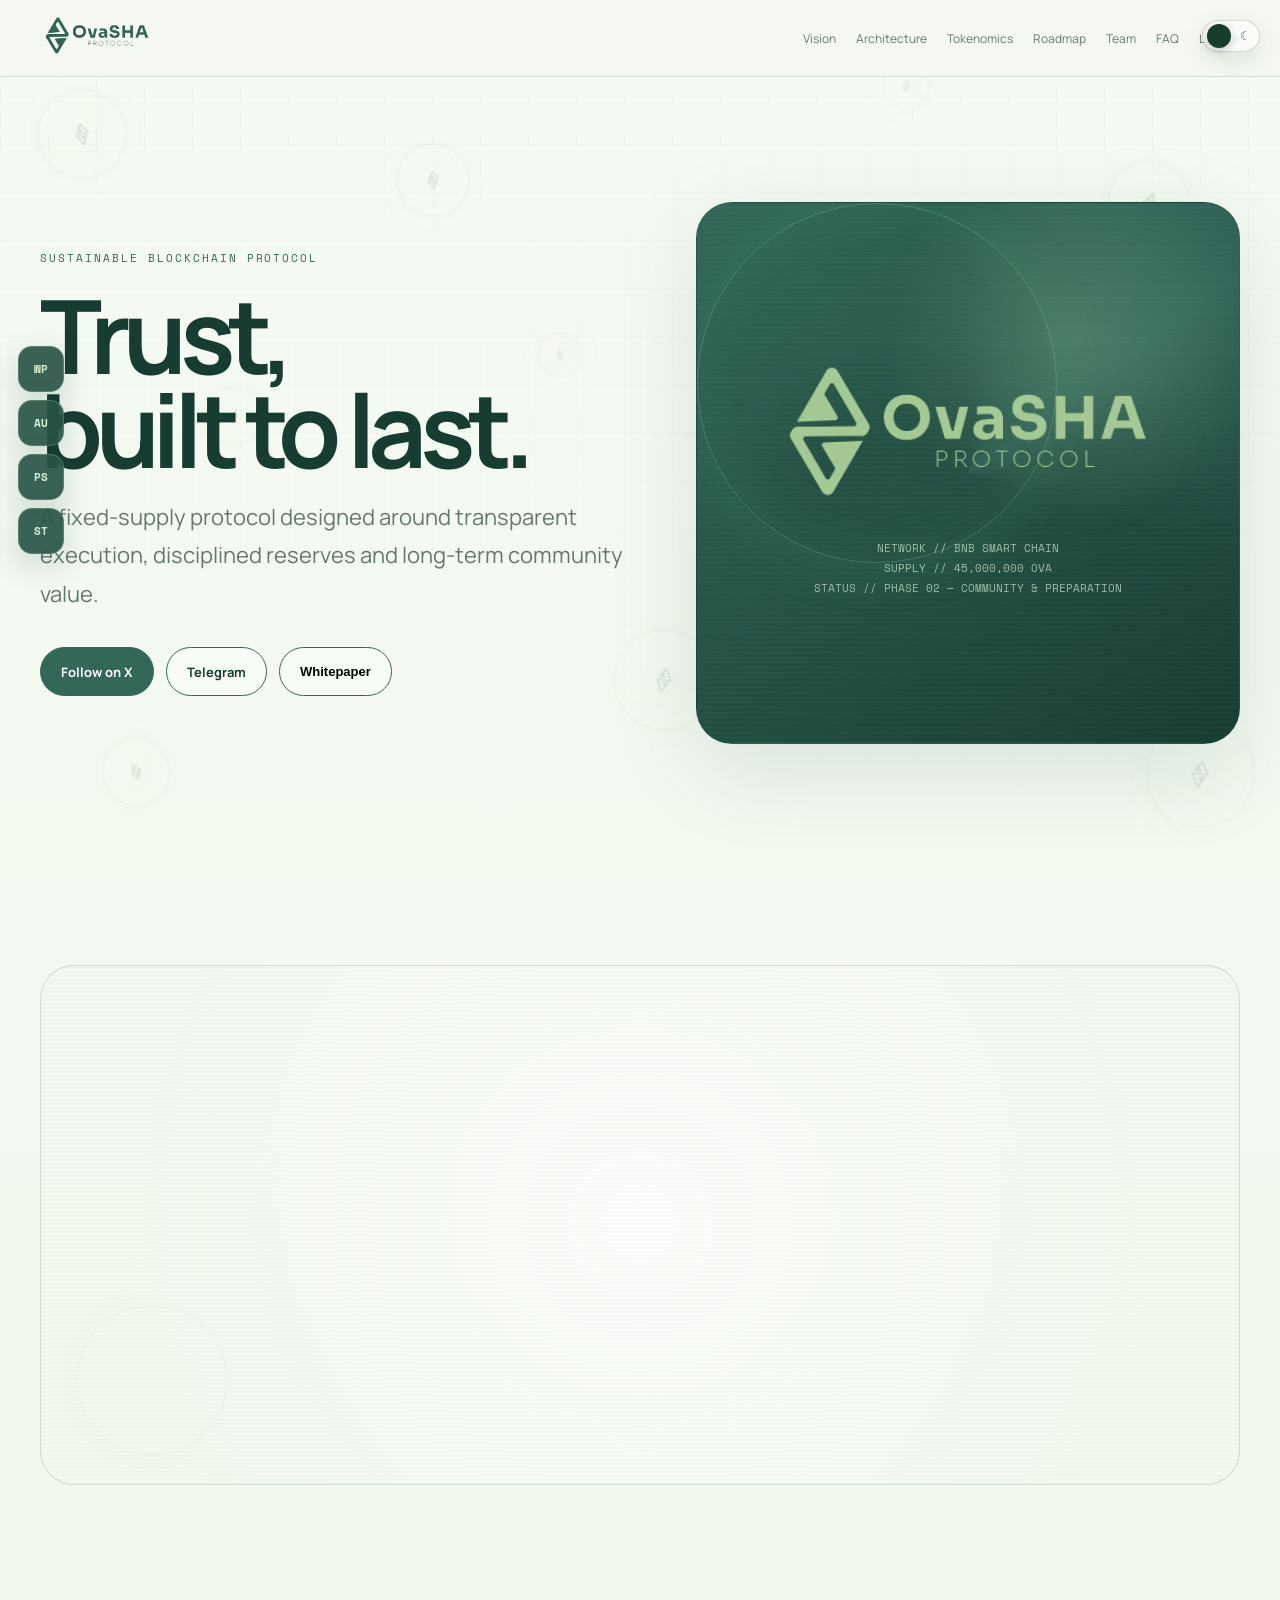
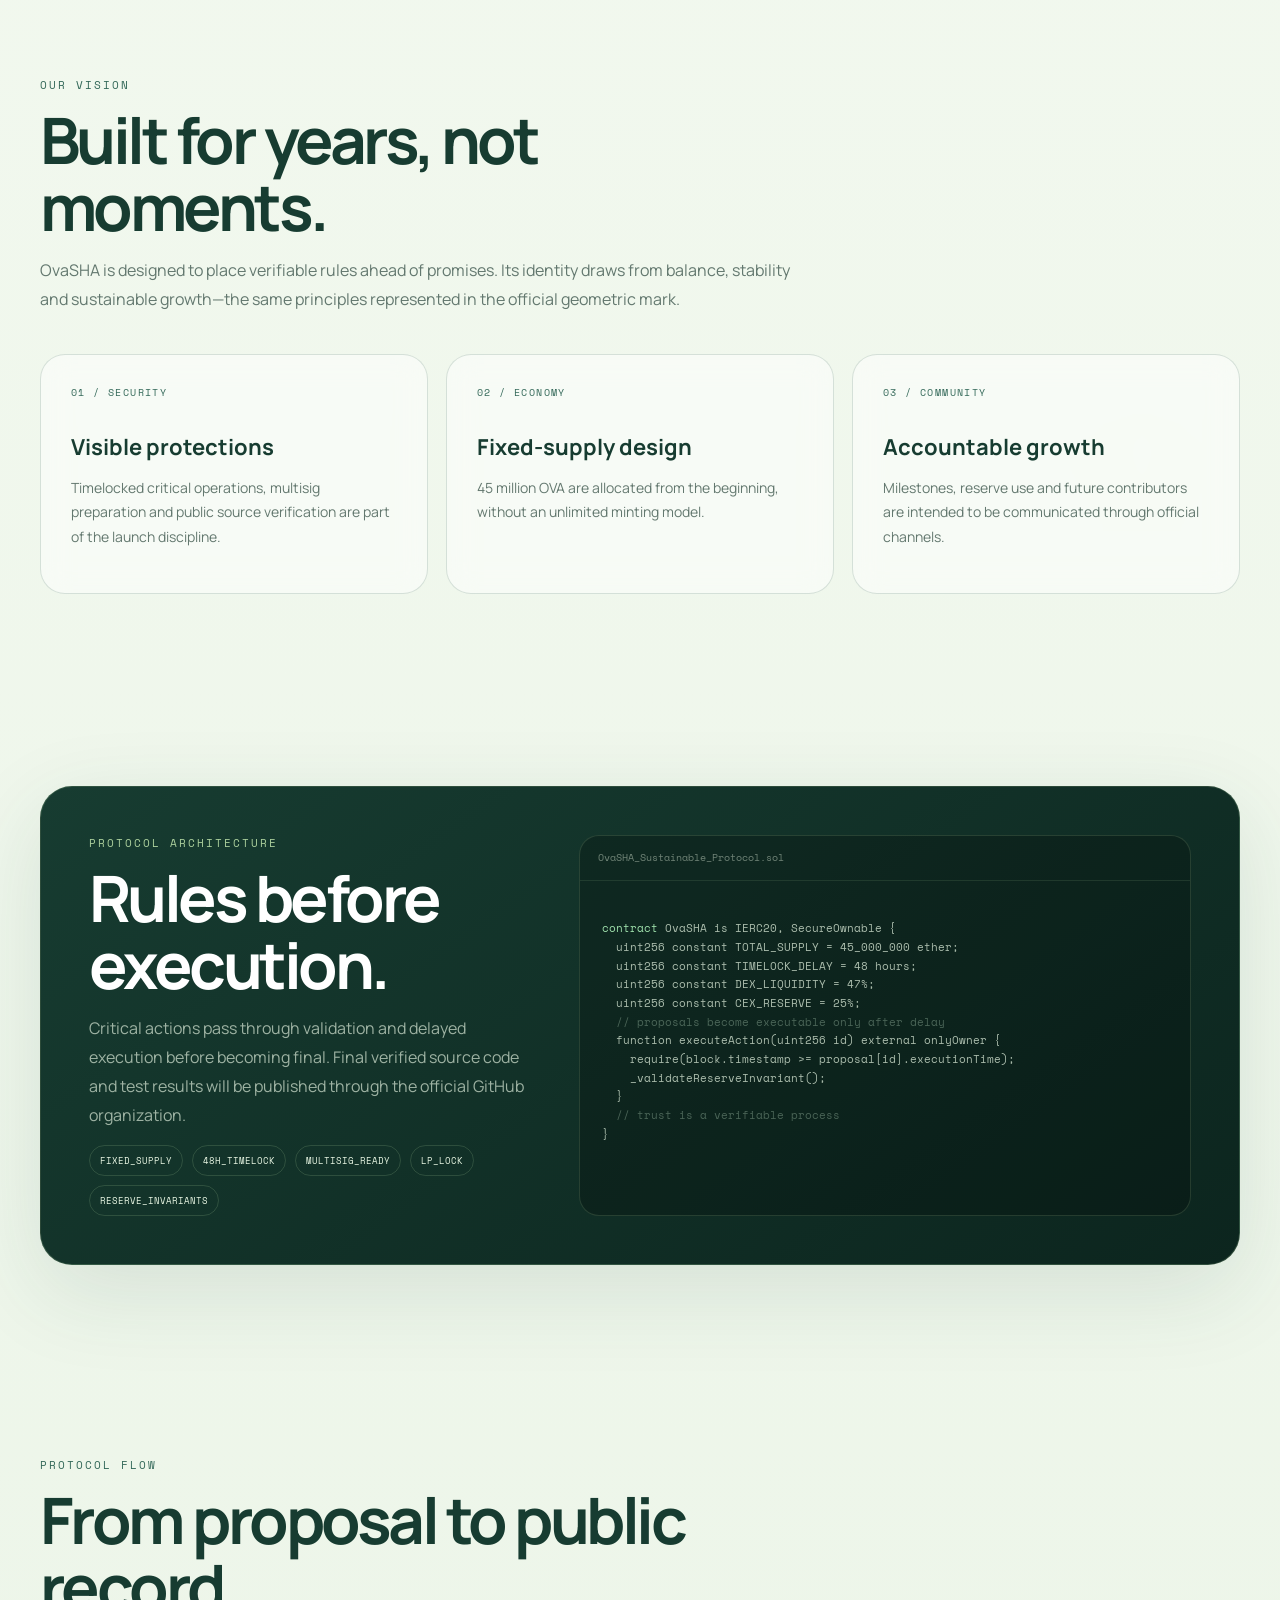
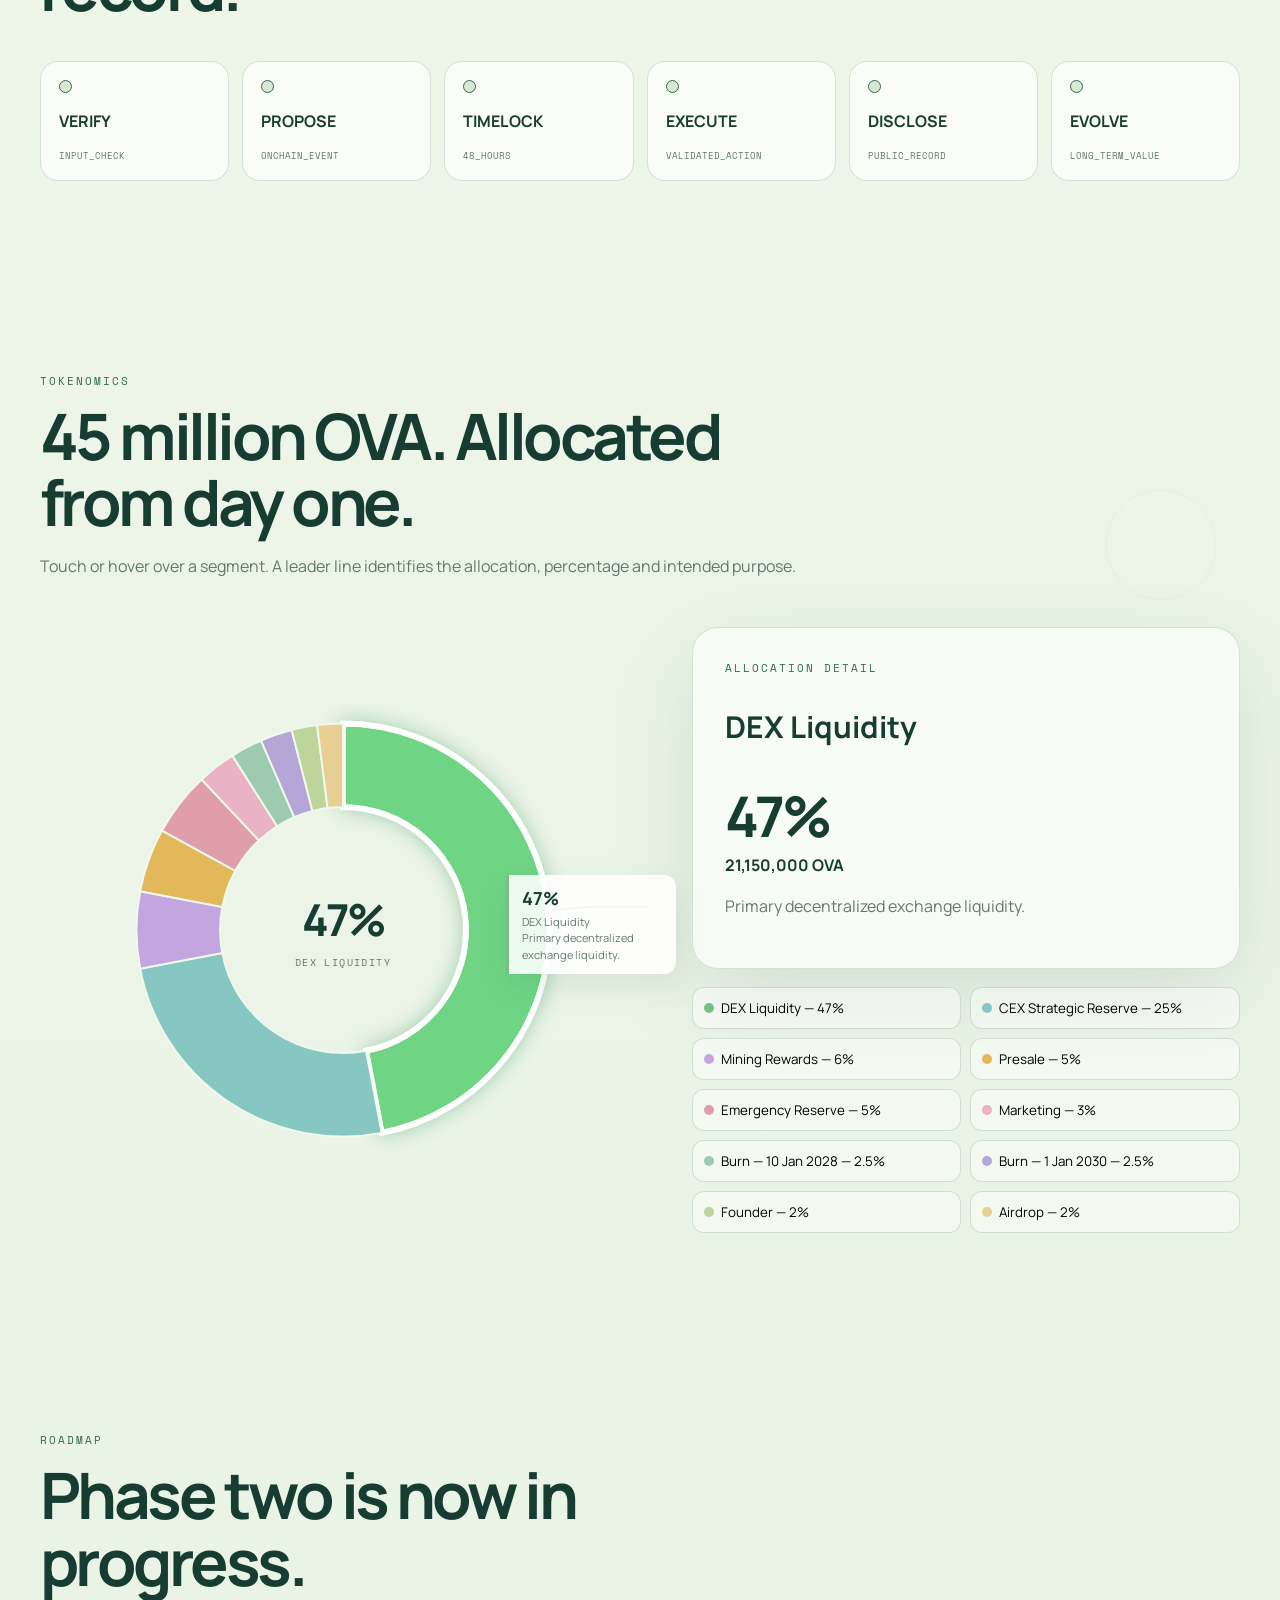
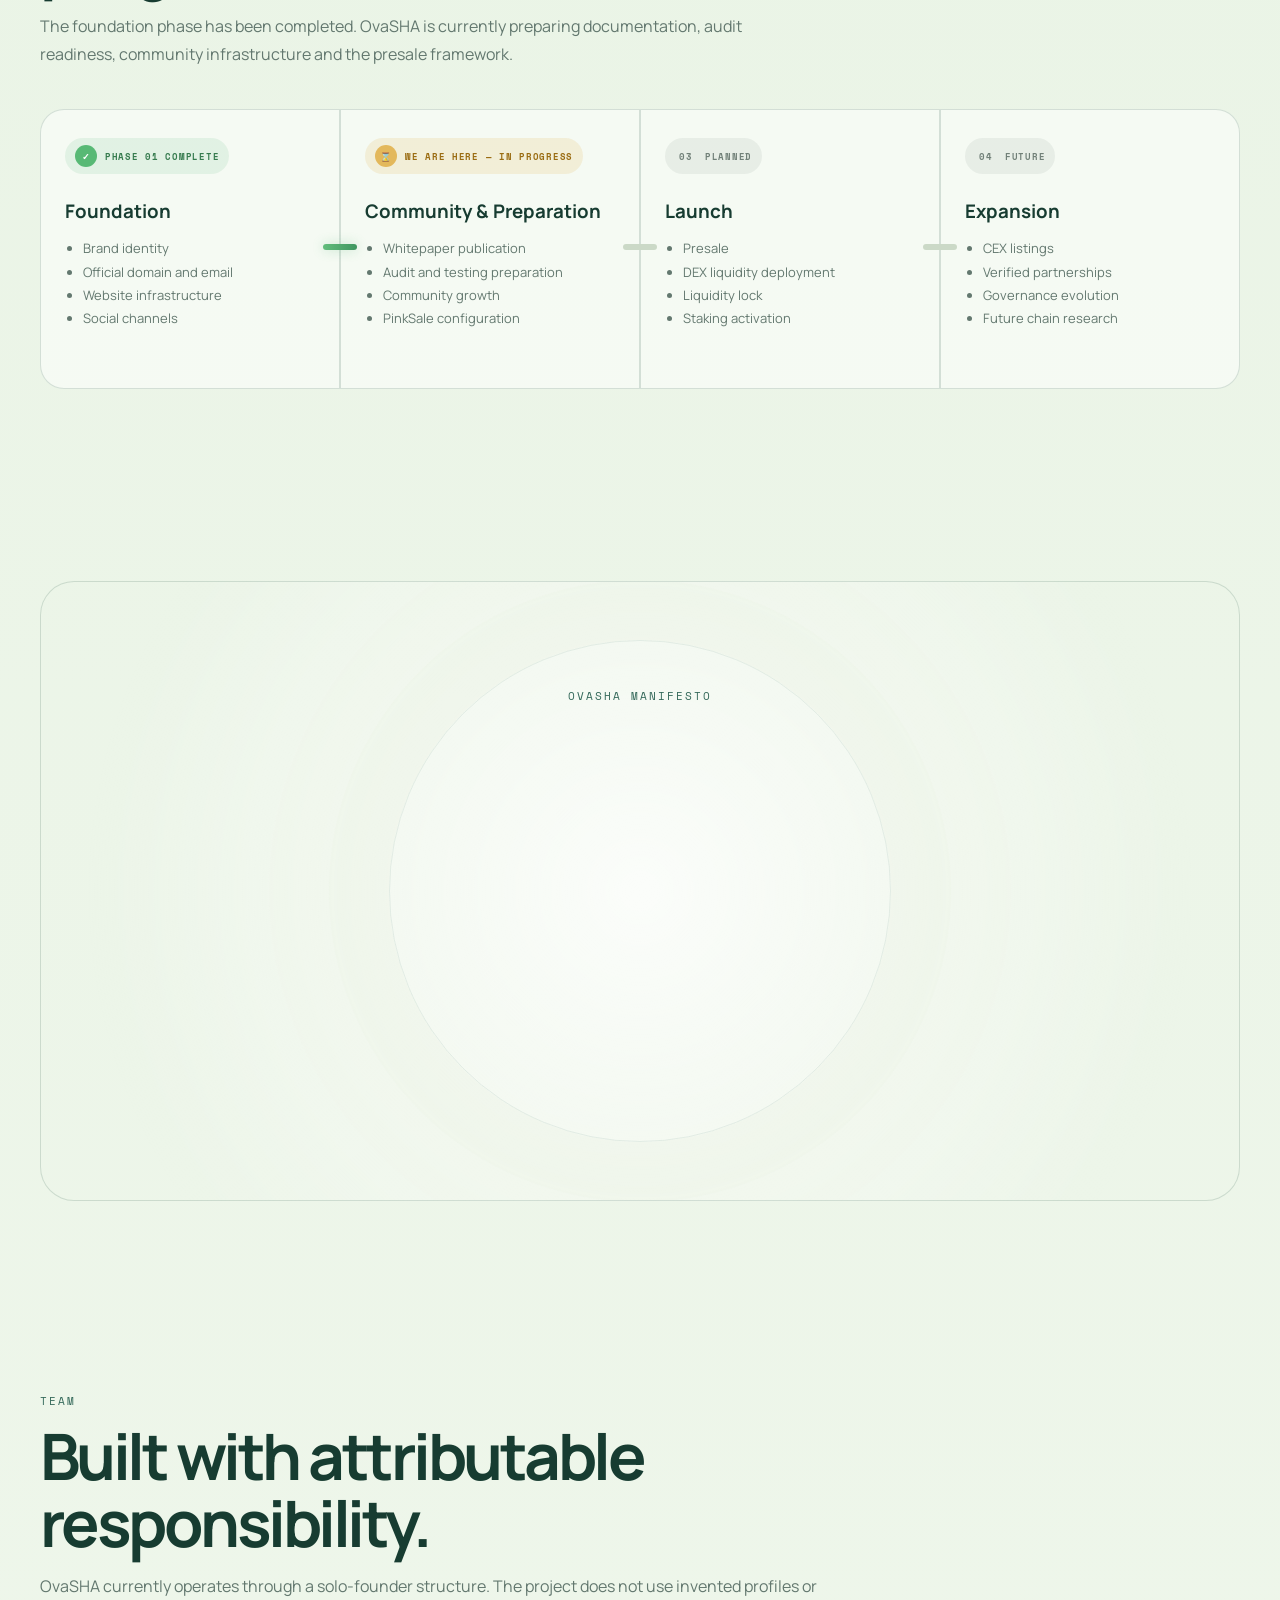
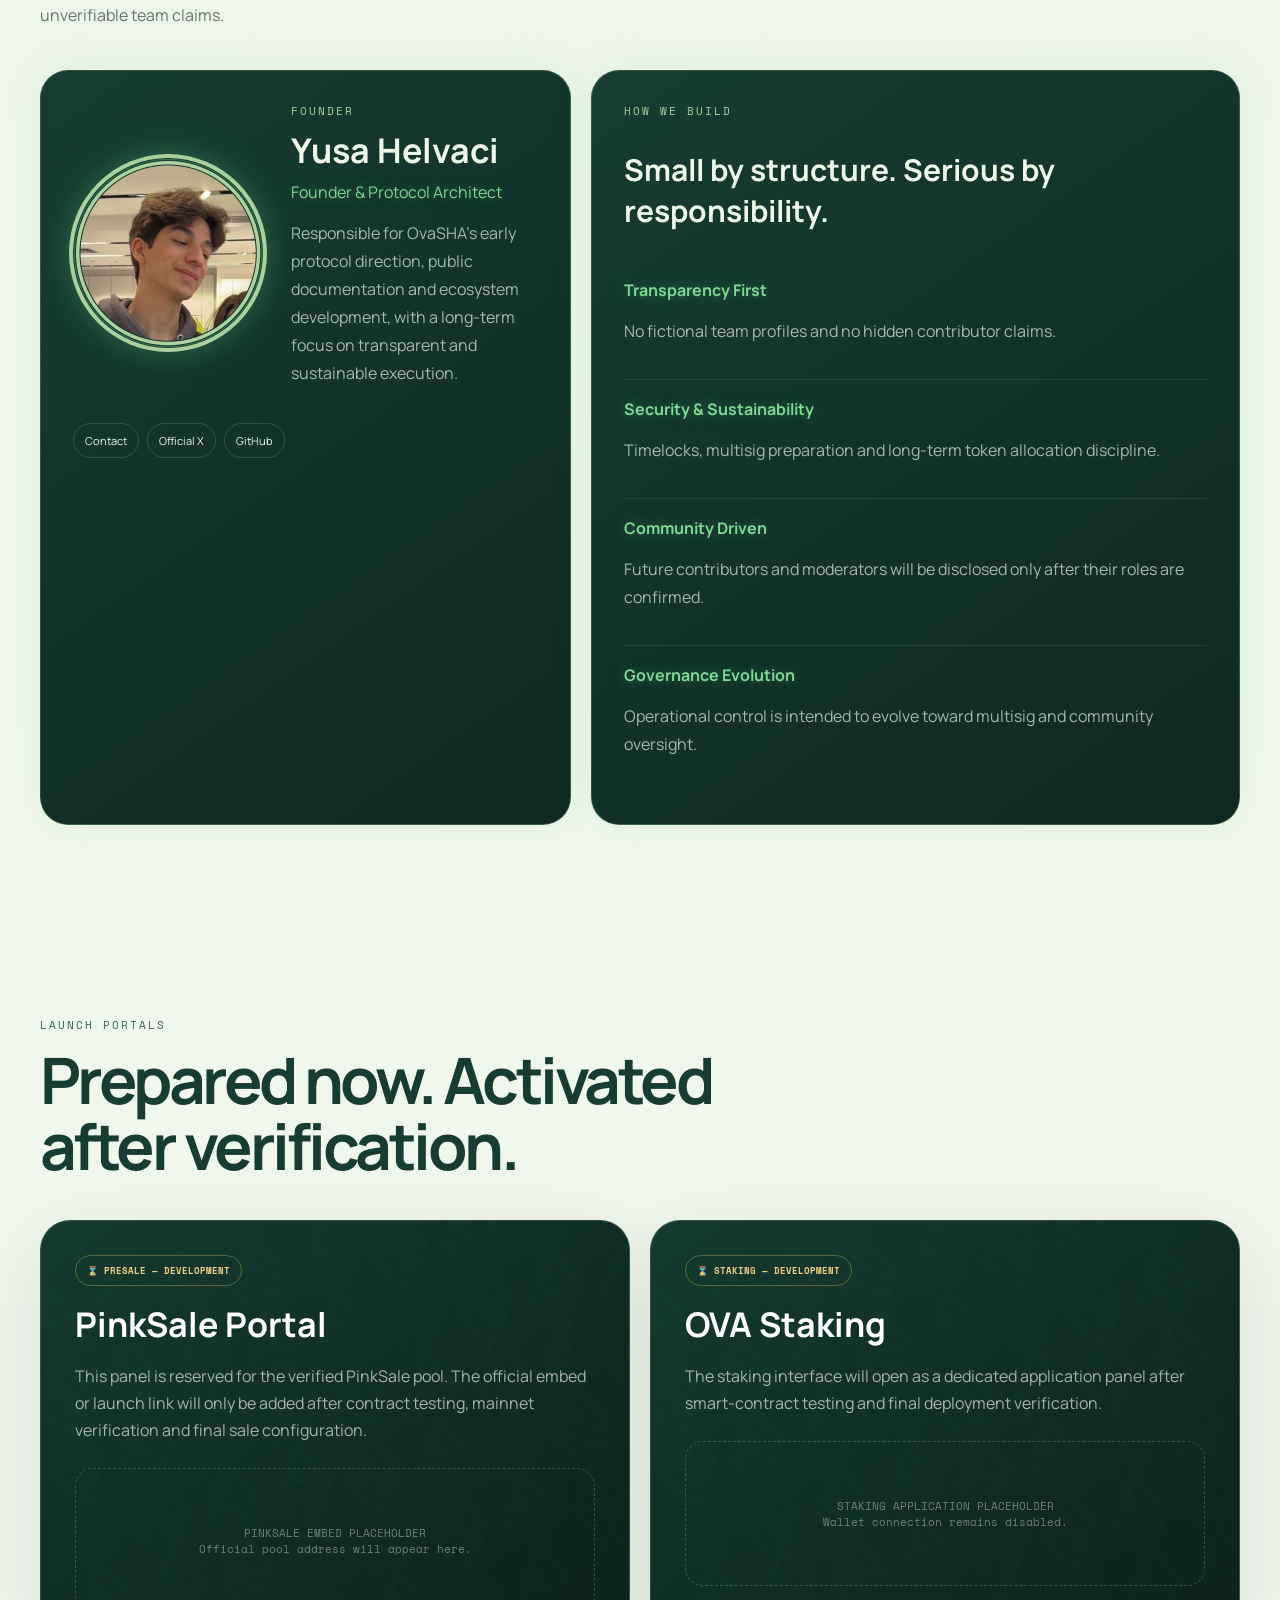
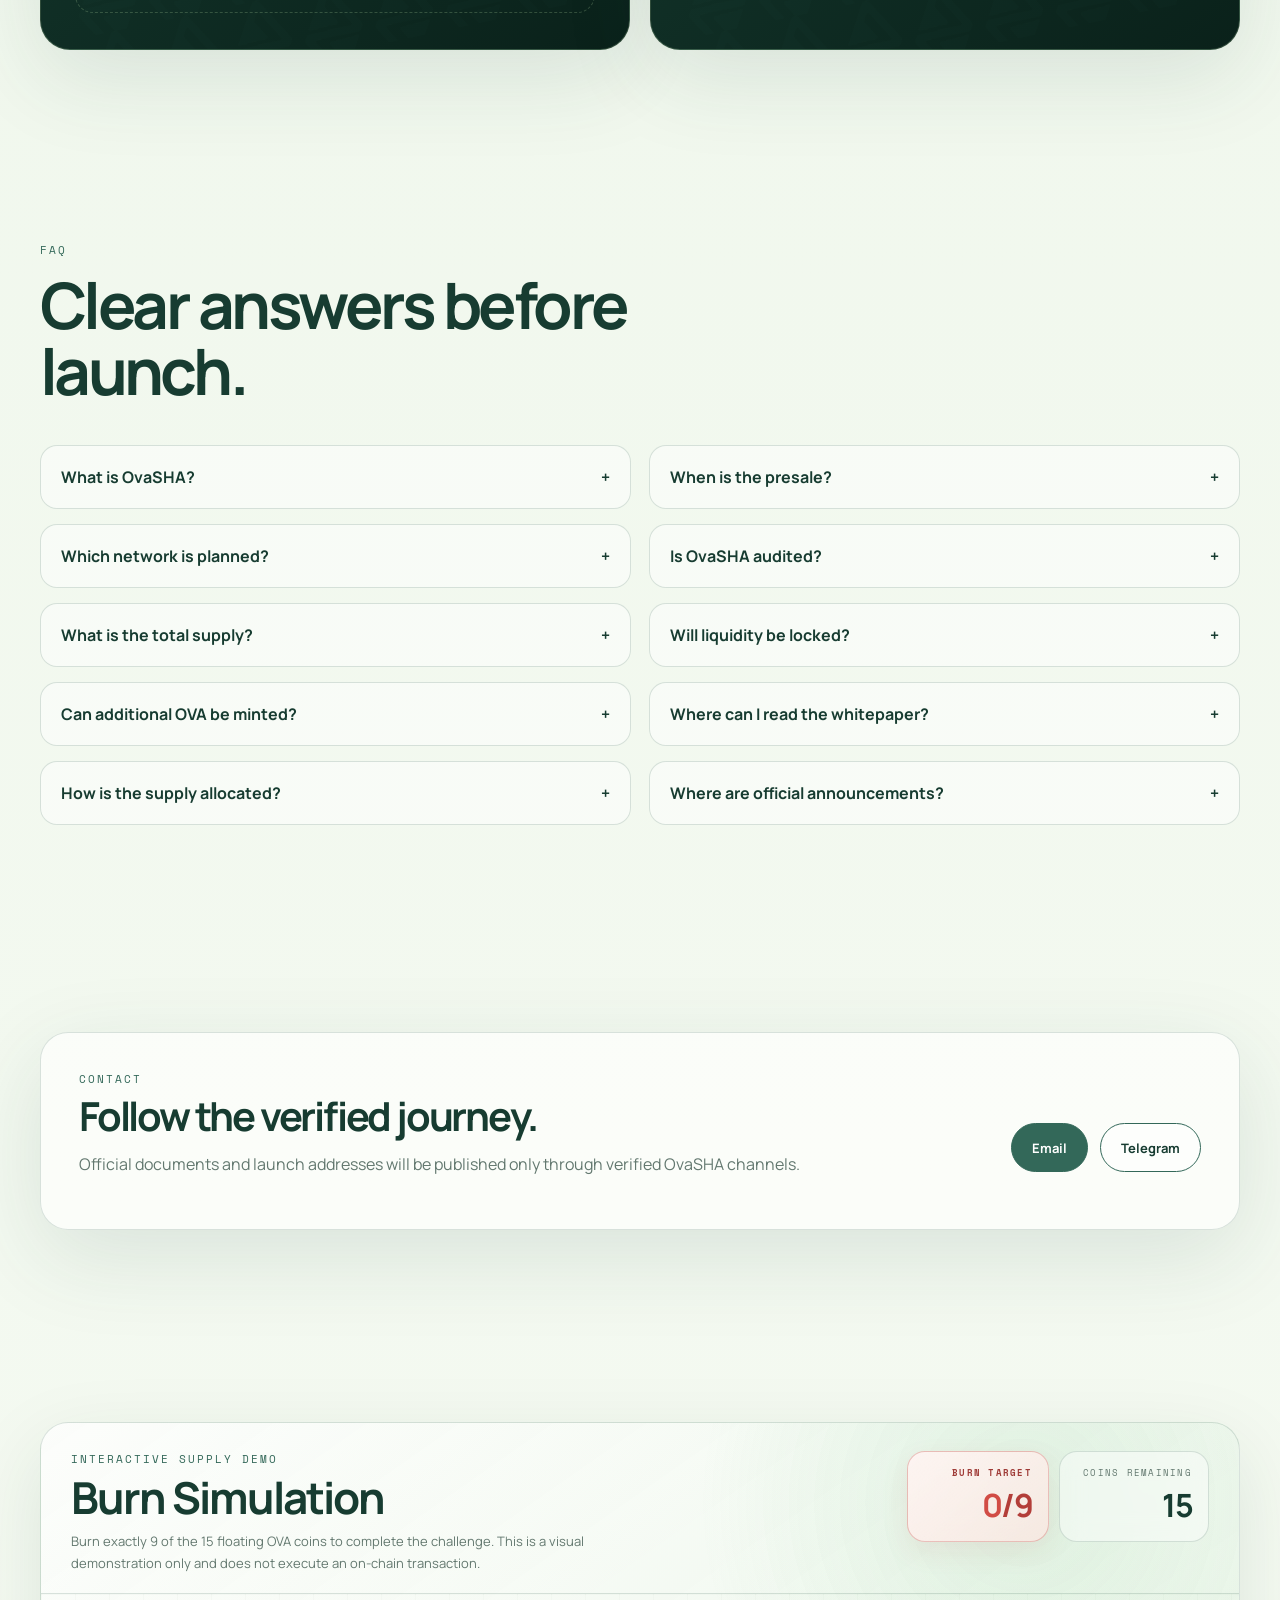
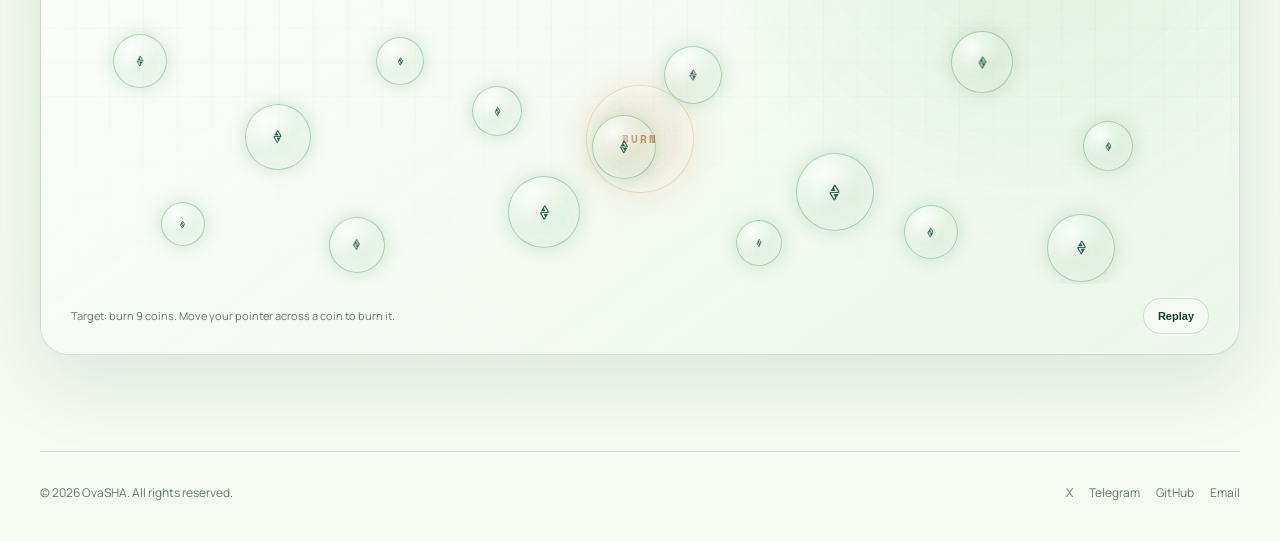
<file: index.html>
<!doctype html>
<html lang="en">
<head>
<meta charset="utf-8">
<meta name="viewport" content="width=device-width,initial-scale=1">
<meta name="description" content="OvaSHA is a sustainable blockchain protocol focused on transparent execution, fixed supply and long-term community value.">
<meta name="theme-color" content="#336859">
<meta property="og:title" content="OvaSHA Protocol">
<meta property="og:description" content="Trust, built to last.">
<meta property="og:type" content="website">
<meta property="og:url" content="https://ovasha.com">
<meta property="og:image" content="https://ovasha.com/assets/og-banner.jpg">
<link rel="icon" href="/assets/favicon.png">
<title>OvaSHA Protocol — Trust, built to last.</title>
<link rel="preconnect" href="https://fonts.googleapis.com">
<link rel="preconnect" href="https://fonts.gstatic.com" crossorigin>
<link href="https://fonts.googleapis.com/css2?family=Manrope:wght@400;500;600;700&family=Space+Mono:wght@400;700&display=swap" rel="stylesheet">
<style>
:root{
 --forest:#336859;--forest-2:#285548;--mint:#acd09d;--mint-2:#cfe5c6;--paper:#f4f8f1;
 --ink:#173c31;--muted:#63786f;--line:rgba(31,82,67,.16);--amber:#e3b85b;
 --cyan:#78d8ce;--violet:#c7a7e8;--rose:#e7a8b9;--shadow:0 26px 90px rgba(30,75,62,.12)
}
*{box-sizing:border-box}html{scroll-behavior:smooth}body{margin:0;font-family:Manrope,system-ui,sans-serif;color:var(--ink);background:linear-gradient(180deg,#f5faf2,#eaf4e6 45%,#f5faf2);overflow-x:hidden}
body:before{content:"";position:fixed;inset:0;z-index:-5;background-image:linear-gradient(rgba(51,104,89,.03) 1px,transparent 1px),linear-gradient(90deg,rgba(51,104,89,.03) 1px,transparent 1px);background-size:48px 48px;mask-image:linear-gradient(black,transparent 90%)}
a{color:inherit}.shell{width:min(1200px,calc(100% - 40px));margin:auto}.mono{font-family:"Space Mono",monospace}.scrollbar{position:fixed;left:0;top:0;height:2px;width:0;background:linear-gradient(90deg,var(--mint),var(--cyan),var(--violet),var(--amber));box-shadow:0 0 14px rgba(102,203,151,.8);z-index:100}
header{position:sticky;top:0;z-index:50;background:rgba(244,248,241,.82);backdrop-filter:blur(18px);border-bottom:1px solid var(--line)}.nav{height:76px;display:flex;align-items:center;justify-content:space-between}.brand img{height:48px;max-width:225px;object-fit:contain}.navlinks{display:flex;gap:20px;align-items:center}.navlinks a{text-decoration:none;font-size:12px;color:var(--muted)}.navlinks a:hover{color:var(--forest)}.menu-btn{display:none;border:1px solid var(--line);background:rgba(255,255,255,.6);border-radius:12px;padding:9px 12px;color:var(--forest)}
.quickdock{position:fixed;left:18px;top:50%;transform:translateY(-50%);z-index:45;display:flex;flex-direction:column;gap:8px}.dockbtn{width:46px;height:46px;border-radius:14px;border:1px solid rgba(172,208,157,.28);background:rgba(41,85,72,.92);color:#d9f0d0;display:grid;place-items:center;cursor:pointer;box-shadow:0 10px 32px rgba(29,69,58,.18);font:700 11px "Space Mono"}.dockbtn:hover{background:#3a7965;box-shadow:0 0 20px rgba(121,220,159,.28)}
.hero{min-height:88vh;display:grid;grid-template-columns:1.05fr .95fr;align-items:center;gap:54px;padding:105px 0}.eyebrow{font:400 11px "Space Mono";letter-spacing:.18em;text-transform:uppercase;color:var(--forest)}h1{font-size:clamp(58px,8vw,108px);letter-spacing:-.072em;line-height:.92;margin:22px 0}.lead{max-width:700px;color:var(--muted);font-size:clamp(17px,2vw,22px);line-height:1.75}.actions{display:flex;gap:12px;flex-wrap:wrap;margin-top:34px}.btn{display:inline-flex;align-items:center;justify-content:center;min-height:49px;padding:0 20px;border-radius:999px;text-decoration:none;border:1px solid var(--forest);font-weight:700;font-size:13px;transition:.25s}.btn.primary{background:var(--forest);color:white}.btn.secondary{background:rgba(255,255,255,.45)}.btn:hover{transform:translateY(-3px);box-shadow:0 14px 36px rgba(35,89,72,.14)}
.hero-banner{position:relative;min-height:540px;border-radius:36px;overflow:hidden;border:1px solid var(--line);background:linear-gradient(145deg,var(--forest),#183d33);box-shadow:var(--shadow)}.hero-banner:before{content:"";position:absolute;inset:0;background:radial-gradient(circle at 70% 25%,rgba(172,208,157,.24),transparent 34%),repeating-linear-gradient(0deg,rgba(255,255,255,.025) 0 1px,transparent 1px 5px)}.hero-banner:after{content:"";position:absolute;inset:-50%;background:conic-gradient(from 0deg,transparent,rgba(120,216,206,.12),transparent 30%);animation:spin 16s linear infinite}@keyframes spin{to{transform:rotate(360deg)}}.banner-inner{position:relative;z-index:2;height:100%;min-height:540px;display:flex;flex-direction:column;align-items:center;justify-content:center;padding:46px;text-align:center}.banner-inner img{width:min(88%,560px);filter:drop-shadow(0 20px 38px rgba(0,0,0,.22))}.banner-code{margin-top:24px;color:rgba(225,244,216,.65);font:400 11px/1.8 "Space Mono"}.neon-ring{position:absolute;width:360px;height:360px;border:1px solid rgba(173,236,192,.22);border-radius:50%;box-shadow:0 0 60px rgba(95,210,143,.12),inset 0 0 60px rgba(95,210,143,.05);animation:pulse 4.5s ease-in-out infinite}@keyframes pulse{50%{transform:scale(1.06);opacity:.65}}
section{padding:96px 0;position:relative}.section-head{max-width:780px;margin-bottom:40px}h2{font-size:clamp(36px,5.2vw,64px);line-height:1.04;letter-spacing:-.055em;margin:14px 0}.section-head p{color:var(--muted);line-height:1.8}.reveal{opacity:1;transform:none;transition:.8s}.js .reveal{opacity:0;transform:translateY(30px)}.js .reveal.show{opacity:1;transform:none}
.signal{min-height:76vh;display:grid;place-items:center}.signal-box{width:100%;min-height:520px;border-radius:34px;border:1px solid var(--line);display:grid;place-items:center;position:relative;overflow:hidden;background:radial-gradient(circle,rgba(255,255,255,.75),rgba(255,255,255,.22) 50%,transparent 78%)}.signal-box:before{content:"";position:absolute;inset:0;background:repeating-linear-gradient(0deg,rgba(50,110,90,.03) 0 1px,transparent 1px 4px)}.signal-word{position:relative;font-size:clamp(42px,8vw,112px);font-weight:700;letter-spacing:-.065em;text-align:center}.signal-word.glitch{text-shadow:3px 0 rgba(120,216,206,.55),-3px 0 rgba(199,167,232,.5);animation:glitch .28s steps(2)}@keyframes glitch{30%{transform:translate(-3px,1px)}60%{transform:translate(3px,-1px)}100%{transform:none}}.caret{display:inline-block;width:.07em;height:.8em;background:currentColor;margin-left:.08em;animation:blink .8s steps(1) infinite}@keyframes blink{50%{opacity:0}}
.cards3{display:grid;grid-template-columns:repeat(3,1fr);gap:18px}.card{position:relative;padding:30px;border:1px solid var(--line);border-radius:25px;background:rgba(255,255,255,.48);backdrop-filter:blur(14px);transition:.25s;overflow:hidden}.card:before{content:"";position:absolute;inset:-1px;background:radial-gradient(220px circle at var(--mx,50%) var(--my,50%),rgba(116,216,157,.18),transparent 45%);opacity:0;transition:.25s;pointer-events:none}.card:hover{transform:translateY(-6px);box-shadow:var(--shadow)}.card:hover:before{opacity:1}.card h3{font-size:22px;margin:32px 0 10px}.card p{color:var(--muted);line-height:1.75;font-size:14px}.num{font:400 10px "Space Mono";letter-spacing:.14em;color:var(--forest)}
.arch{border-radius:32px;background:linear-gradient(145deg,#173c31,#0c251e);color:#e8f6e3;overflow:hidden;border:1px solid rgba(172,208,157,.2);box-shadow:var(--shadow)}.arch-grid{display:grid;grid-template-columns:.85fr 1.15fr;gap:38px;padding:48px}.arch p{color:rgba(232,246,227,.65);line-height:1.8}.chips{display:flex;gap:9px;flex-wrap:wrap}.chips span{border:1px solid rgba(172,208,157,.18);border-radius:999px;padding:8px 10px;font:400 9px "Space Mono"}.codewin{border:1px solid rgba(172,208,157,.17);border-radius:20px;background:rgba(0,0,0,.22);overflow:hidden;min-height:350px;position:relative}.codehead{height:45px;border-bottom:1px solid rgba(172,208,157,.12);padding:14px 18px;font:400 10px "Space Mono";color:rgba(232,246,227,.45)}.codetrack{padding:38px 22px 24px;animation:floatcode 13s ease-in-out infinite alternate}@keyframes floatcode{from{transform:translateY(0)}to{transform:translateY(-30px)}}.coderow{font:400 11px/1.7 "Space Mono";color:rgba(232,246,227,.72);white-space:pre-wrap}.kw{color:#9fe1ac}.com{color:rgba(194,225,199,.34)}.code-scan{position:absolute;left:0;right:0;height:22%;top:-30%;background:linear-gradient(transparent,rgba(120,216,206,.07),transparent);animation:scan 5.5s linear infinite}@keyframes scan{to{transform:translateY(650%)}}
.flow{display:grid;grid-template-columns:repeat(6,1fr);gap:13px;position:relative}.flow:before{content:"";position:absolute;left:5%;right:5%;top:50%;height:3px;background:linear-gradient(90deg,var(--mint),var(--forest));transform-origin:left;transform:scaleX(var(--flow,0));transition:.2s}.node{position:relative;z-index:2;padding:18px;border:1px solid var(--line);border-radius:18px;background:#f9fcf7;min-height:120px;display:flex;flex-direction:column;justify-content:space-between}.node i{width:13px;height:13px;border-radius:50%;background:#d8e8d2;border:1px solid var(--forest)}.node.active{transform:translateY(-7px);box-shadow:0 0 26px rgba(85,197,131,.18)}.node.active i{background:#72cc8d;box-shadow:0 0 16px rgba(85,197,131,.65)}.node span{font:400 9px "Space Mono";color:var(--muted)}
.token-wrap{display:grid;grid-template-columns:1.05fr .95fr;gap:46px;align-items:center}.chartbox{position:relative;min-height:620px;display:grid;place-items:center}.chartbox svg{width:min(100%,590px);overflow:visible}.slice{cursor:pointer;stroke:#f1f8ed;stroke-width:2;transition:.25s;outline:none}.slice.active,.slice:hover{stroke:white;stroke-width:6;filter:saturate(1.3) brightness(1.08) drop-shadow(0 0 10px rgba(69,157,104,.45))}.chartcenter{position:absolute;text-align:center;pointer-events:none}.chartcenter strong{display:block;font-size:44px;letter-spacing:-.06em}.chartcenter span{font:400 10px "Space Mono";letter-spacing:.14em;color:var(--muted)}.callouts{position:absolute;inset:0;pointer-events:none}.callout-label{position:absolute;min-width:170px;max-width:230px;padding:11px 13px;border-left:3px solid var(--c);background:rgba(255,255,255,.88);border-radius:0 12px 12px 0;box-shadow:0 12px 32px rgba(42,86,72,.10);opacity:0;transform:translateY(5px);transition:.25s}.callout-label.show{opacity:1;transform:none}.callout-label b{display:block;font-size:18px}.callout-label small{display:block;color:var(--muted);font-size:11px;line-height:1.5;margin-top:4px}.detail{padding:32px;border:1px solid var(--line);border-radius:26px;background:rgba(255,255,255,.62);box-shadow:var(--shadow)}.detail .pct{font-size:56px;font-weight:700;letter-spacing:-.065em}.detail p{color:var(--muted);line-height:1.75}.legend{display:grid;grid-template-columns:1fr 1fr;gap:9px;margin-top:18px}.legend button{border:1px solid var(--line);border-radius:12px;background:rgba(255,255,255,.45);padding:11px;text-align:left;font-family:inherit;cursor:pointer}.legend i{display:inline-block;width:10px;height:10px;border-radius:50%;margin-right:7px}
.roadmap{display:grid;grid-template-columns:repeat(4,1fr);gap:0;align-items:stretch}.phase{position:relative;padding:28px 24px;border:1px solid var(--line);background:rgba(255,255,255,.5);min-height:280px}.phase:first-child{border-radius:24px 0 0 24px}.phase:last-child{border-radius:0 24px 24px 0}.phase:not(:last-child):after{content:"";position:absolute;right:-1px;top:48%;width:34px;height:6px;background:#cbd9c7;z-index:3;transform:translateX(50%);border-radius:999px}.phase.done:not(:last-child):after{background:linear-gradient(90deg,#62bd7c,#3f9660);box-shadow:0 0 12px rgba(78,181,112,.32)}.status{display:inline-flex;align-items:center;gap:8px;border-radius:999px;padding:7px 10px;font:700 9px "Space Mono";letter-spacing:.08em}.done .status{background:rgba(91,187,122,.13);color:#367b4e}.activephase .status{background:rgba(227,184,91,.18);color:#9a6c12}.future .status{background:rgba(95,116,106,.09);color:#718078}.statusicon{width:22px;height:22px;border-radius:50%;display:grid;place-items:center}.done .statusicon{background:#58b975;color:white}.activephase .statusicon{background:#e3b85b;color:#4c3a16;animation:hourglass 2.2s ease-in-out infinite}@keyframes hourglass{50%{transform:rotate(180deg)}}.phase h3{margin:24px 0 12px}.phase ul{padding-left:18px;color:var(--muted);line-height:1.8;font-size:13px}
.manifesto{min-height:85vh;display:grid;place-items:center}.manifesto-stage{width:100%;min-height:620px;border:1px solid var(--line);border-radius:34px;display:grid;place-items:center;text-align:center;position:relative;overflow:hidden;background:radial-gradient(circle,rgba(255,255,255,.78),rgba(255,255,255,.25) 55%,transparent 82%)}.manifesto-stage:before{content:"";position:absolute;width:500px;height:500px;border:1px solid rgba(51,104,89,.09);border-radius:50%;box-shadow:0 0 0 60px rgba(172,208,157,.04),0 0 0 120px rgba(172,208,157,.02)}.manifesto-line{position:relative;z-index:2;font-size:clamp(40px,6.8vw,92px);font-weight:700;letter-spacing:-.06em;min-height:2.3em;display:flex;align-items:center;justify-content:center;flex-wrap:wrap}.mkey{color:#4b9c61;text-shadow:0 0 28px rgba(85,197,131,.16)}.msign{font:400 11px "Space Mono";color:var(--muted);opacity:0;transition:.6s}.msign.show{opacity:1}.mpulse{box-shadow:inset 0 0 90px rgba(104,201,136,.08),0 25px 90px rgba(40,90,72,.10)}
.team{display:grid;grid-template-columns:.9fr 1.1fr;gap:20px}.founder,.principles{border:1px solid rgba(172,208,157,.24);border-radius:28px;background:linear-gradient(145deg,#173c31,#0e2921);color:#eef8ea;padding:32px;box-shadow:0 0 40px rgba(77,190,119,.10)}.founder-top{display:grid;grid-template-columns:190px 1fr;gap:28px;align-items:center}.avatar{width:190px;height:190px;border-radius:50%;object-fit:cover;box-shadow:0 0 0 4px var(--mint),0 0 34px rgba(92,207,133,.42)}.founder h3{font-size:34px;margin:8px 0}.founder p,.principles p{color:rgba(238,248,234,.68);line-height:1.75}.founderlinks{display:flex;gap:8px;flex-wrap:wrap;margin-top:20px}.founderlinks a{font-size:11px;text-decoration:none;border:1px solid rgba(172,208,157,.2);padding:9px 11px;border-radius:999px}.principle{padding:18px 0;border-bottom:1px solid rgba(172,208,157,.13)}.principle:last-child{border:0}.principle b{display:block;margin-bottom:5px}.neon{color:#7dd993;text-shadow:0 0 14px rgba(85,207,129,.40)}
.faq{column-count:2;column-gap:18px}.faq details{break-inside:avoid;display:inline-block;width:100%;margin:0 0 15px;padding:20px;border:1px solid var(--line);border-radius:17px;background:rgba(255,255,255,.48)}.faq summary{list-style:none;cursor:pointer;font-weight:700;padding-right:28px;position:relative}.faq summary:after{content:"+";position:absolute;right:0}.faq details[open] summary:after{content:"−"}.faq p,.faq ul{color:var(--muted);line-height:1.75;font-size:14px}
.portal-grid{display:grid;grid-template-columns:1fr 1fr;gap:20px}.portal{position:relative;min-height:430px;border-radius:30px;overflow:hidden;border:1px solid rgba(172,208,157,.24);background:linear-gradient(145deg,#153a2f,#0a211a);color:white;padding:34px;box-shadow:var(--shadow)}.portal:before{content:"";position:absolute;inset:0;background-image:url('/assets/ovasha-icon.png');background-size:72px 72px;opacity:.035;transform:rotate(-12deg);animation:engrave 18s linear infinite}@keyframes engrave{to{background-position:250px 160px}}.portal>*{position:relative;z-index:2}.portal h3{font-size:34px;margin:15px 0}.portal p{color:rgba(255,255,255,.63);line-height:1.7}.devbadge{display:inline-flex;gap:8px;align-items:center;border:1px solid rgba(227,184,91,.35);color:#f1cf83;border-radius:999px;padding:8px 11px;font:700 9px "Space Mono"}.embedzone{margin-top:24px;border:1px dashed rgba(172,208,157,.25);border-radius:18px;min-height:145px;display:grid;place-items:center;text-align:center;color:rgba(255,255,255,.4);font:400 11px "Space Mono";padding:20px}
.contact{display:flex;justify-content:space-between;align-items:center;gap:24px;padding:38px;border-radius:28px;border:1px solid var(--line);background:rgba(255,255,255,.62);box-shadow:var(--shadow)}footer{padding:32px 0 40px;border-top:1px solid var(--line);display:flex;justify-content:space-between;color:var(--muted);font-size:12px}.socials{display:flex;gap:16px}.socials a{text-decoration:none}
.drawer{position:fixed;left:78px;top:50%;transform:translateY(-50%) translateX(-20px);width:min(390px,calc(100vw - 100px));z-index:60;background:rgba(19,55,45,.96);color:white;border:1px solid rgba(172,208,157,.22);border-radius:24px;padding:24px;opacity:0;pointer-events:none;transition:.28s;box-shadow:0 26px 90px rgba(0,0,0,.28)}.drawer.open{opacity:1;pointer-events:auto;transform:translateY(-50%) translateX(0)}.drawer h3{font-size:26px;margin:12px 0}.drawer p{color:rgba(255,255,255,.62);line-height:1.7}.close{position:absolute;right:14px;top:14px;border:0;background:transparent;color:white;font-size:24px;cursor:pointer}
@media(max-width:1000px){.navlinks{display:none}.menu-btn{display:block}.quickdock{display:none}.hero,.token-wrap,.arch-grid,.team{grid-template-columns:1fr}.cards3{grid-template-columns:1fr 1fr}.flow{grid-template-columns:1fr 1fr}.flow:before{display:none}.roadmap{grid-template-columns:1fr 1fr;gap:14px}.phase,.phase:first-child,.phase:last-child{border-radius:22px}.phase:after{display:none}.portal-grid{grid-template-columns:1fr}.founder-top{grid-template-columns:160px 1fr}.avatar{width:160px;height:160px}}
@media(max-width:680px){.shell{width:min(100% - 24px,1200px)}section{padding:70px 0}.hero{padding-top:70px}.cards3,.roadmap,.flow{grid-template-columns:1fr}.legend{grid-template-columns:1fr}.faq{column-count:1}.founder-top{grid-template-columns:1fr}.avatar{width:150px;height:150px}.contact,footer{flex-direction:column;align-items:flex-start}.hero-banner,.banner-inner{min-height:430px}.chartbox{min-height:500px}.callout-label{min-width:135px;max-width:160px;font-size:11px}.brand img{height:40px;max-width:180px}}

    /* ===== OvaSHA theme toggle & floating coins v2 ===== */
    html {
      transition: background-color .28s ease, color .28s ease;
    }

    html[data-theme="dark"] {
      --bg:#07120e;
      --bg-soft:#0b1a14;
      --surface:rgba(13,31,23,.74);
      --surface-strong:rgba(16,38,29,.88);
      --ink:#eef8ef;
      --muted:#abc0b1;
      --line:rgba(163,213,174,.18);
      --accent:#8fd39a;
      --accent-dark:#b7e4bf;
      --white:#f7fff8;
      --shadow:0 28px 90px rgba(0,0,0,.32);
      color-scheme:dark;
    }

    html[data-theme="dark"] body {
      background:
        radial-gradient(circle at 82% 7%,rgba(79,155,101,.20),transparent 30%),
        radial-gradient(circle at 8% 88%,rgba(66,112,86,.13),transparent 26%),
        linear-gradient(145deg,#07120e,#0b1a14) !important;
      color:var(--ink);
    }

    html[data-theme="dark"] header {
      background:rgba(7,18,14,.86) !important;
      border-bottom-color:rgba(163,213,174,.15) !important;
    }

    /* Our Vision and other light content surfaces */
    html[data-theme="dark"] #vision,
    html[data-theme="dark"] #vision .section-head,
    html[data-theme="dark"] #vision .card,
    html[data-theme="dark"] #vision .vision-card,
    html[data-theme="dark"] #vision [class*="card"],
    html[data-theme="dark"] #vision [class*="panel"] {
      color:var(--ink) !important;
    }

    html[data-theme="dark"] #vision .card,
    html[data-theme="dark"] #vision .vision-card,
    html[data-theme="dark"] #vision [class*="card"],
    html[data-theme="dark"] #vision [class*="panel"] {
      background:linear-gradient(145deg,rgba(13,31,23,.92),rgba(18,43,32,.82)) !important;
      border-color:rgba(163,213,174,.16) !important;
      box-shadow:0 22px 60px rgba(0,0,0,.22) !important;
    }

    html[data-theme="dark"] #vision p,
    html[data-theme="dark"] #vision .lead,
    html[data-theme="dark"] #vision .section-head p {
      color:#b6c9bb !important;
    }

    /* Flow / protocol flow dark treatment */
    html[data-theme="dark"] #flow,
    html[data-theme="dark"] #flow .flow-wrap,
    html[data-theme="dark"] #flow .flow-node,
    html[data-theme="dark"] [id*="flow"] .flow-wrap,
    html[data-theme="dark"] [id*="flow"] .flow-node {
      color:var(--ink) !important;
    }

    html[data-theme="dark"] #flow .flow-wrap,
    html[data-theme="dark"] [id*="flow"] .flow-wrap {
      background:linear-gradient(145deg,rgba(8,24,17,.94),rgba(14,38,27,.86)) !important;
      border-color:rgba(163,213,174,.16) !important;
      box-shadow:0 28px 78px rgba(0,0,0,.25) !important;
    }

    html[data-theme="dark"] #flow .flow-node,
    html[data-theme="dark"] [id*="flow"] .flow-node {
      background:linear-gradient(145deg,rgba(16,40,29,.96),rgba(10,29,21,.94)) !important;
      border-color:rgba(163,213,174,.18) !important;
      color:#eef8ef !important;
      box-shadow:inset 0 1px 0 rgba(255,255,255,.025) !important;
    }

    html[data-theme="dark"] #flow .flow-node span,
    html[data-theme="dark"] #flow .flow-node p,
    html[data-theme="dark"] [id*="flow"] .flow-node span,
    html[data-theme="dark"] [id*="flow"] .flow-node p {
      color:#a9bcae !important;
    }

    html[data-theme="dark"] #flow .flow-node.active,
    html[data-theme="dark"] [id*="flow"] .flow-node.active {
      border-color:rgba(143,211,154,.42) !important;
      box-shadow:0 18px 42px rgba(0,0,0,.22),0 0 24px rgba(143,211,154,.08) !important;
    }

    /* Generic white boxes in dark theme */
    html[data-theme="dark"] .card,
    html[data-theme="dark"] .phase,
    html[data-theme="dark"] details,
    html[data-theme="dark"] .contact-box,
    html[data-theme="dark"] .team-principles,
    html[data-theme="dark"] .founder-card,
    html[data-theme="dark"] .token-detail {
      background:linear-gradient(145deg,rgba(14,34,25,.90),rgba(10,28,20,.84)) !important;
      color:var(--ink) !important;
      border-color:rgba(163,213,174,.16) !important;
    }

    html[data-theme="dark"] .card p,
    html[data-theme="dark"] .phase li,
    html[data-theme="dark"] details p,
    html[data-theme="dark"] details ul,
    html[data-theme="dark"] .contact-box p {
      color:#aebfb2 !important;
    }

    .theme-toggle {
      width:58px;
      height:32px;
      border:1px solid rgba(18,57,37,.18);
      border-radius:999px;
      background:rgba(255,255,255,.62);
      padding:3px;
      display:flex;
      align-items:center;
      cursor:pointer;
      transition:.28s ease;
      box-shadow:0 8px 24px rgba(18,57,37,.10);
      backdrop-filter:blur(12px);
      flex:none;
      position:fixed;
      right:20px;
      top:20px;
      margin:0;
      z-index:100;
    }

    .theme-toggle:hover {
      transform:translateY(-1px);
      box-shadow:0 12px 28px rgba(18,57,37,.14);
    }

    .theme-toggle-track {
      width:100%;
      height:100%;
      position:relative;
      display:flex;
      align-items:center;
      justify-content:space-between;
      padding:0 5px;
      font-size:12px;
      line-height:1;
      color:#496555;
    }

    .theme-toggle-thumb {
      position:absolute;
      top:50%;
      left:1px;
      width:24px;
      height:24px;
      border-radius:50%;
      background:#173d2b;
      transform:translateY(-50%);
      transition:.28s cubic-bezier(.2,.8,.2,1);
      box-shadow:0 3px 10px rgba(0,0,0,.20);
    }

    html[data-theme="dark"] .theme-toggle {
      background:rgba(255,255,255,.055);
      border-color:rgba(163,213,174,.22);
    }

    html[data-theme="dark"] .theme-toggle-track {
      color:#bad0bf;
    }

    html[data-theme="dark"] .theme-toggle-thumb {
      transform:translate(26px,-50%);
      background:#9ed9a8;
      box-shadow:0 0 18px rgba(158,217,168,.34);
    }

    .ovasha-coins {
      position:fixed;
      inset:0;
      pointer-events:none;
      overflow:hidden;
      z-index:-1;
    }

    .ovasha-coin {
      position:absolute;
      width:var(--size);
      height:var(--size);
      border-radius:50%;
      display:grid;
      place-items:center;
      opacity:var(--opacity);
      border:1px solid rgba(79,158,97,.28);
      background:
        radial-gradient(circle at 34% 28%,rgba(255,255,255,.34),rgba(255,255,255,.045) 52%,transparent 74%);
      box-shadow:
        inset 0 0 24px rgba(255,255,255,.08),
        0 0 18px rgba(107,183,119,.20);
      backdrop-filter:blur(1px);
      transform:translate3d(0,var(--shift,0),0) rotate(var(--rot));
      animation:ovashaCoinFloat var(--dur) ease-in-out infinite alternate;
      will-change:transform;
    }

    .ovasha-coin::before {
      content:"";
      width:66%;
      height:66%;
      background:url('/assets/ovasha-floating-coin-v2.png') center/contain no-repeat;
      filter:drop-shadow(0 0 7px rgba(107,183,119,.24));
    }

    html[data-theme="dark"] .ovasha-coin {
      border-color:rgba(143,211,154,.32);
      box-shadow:
        inset 0 0 24px rgba(255,255,255,.04),
        0 0 22px rgba(143,211,154,.24);
      filter:saturate(1.15) brightness(1.08);
    }

    @keyframes ovashaCoinFloat {
      from { transform:translate3d(0,calc(var(--shift) - 8px),0) rotate(var(--rot)); }
      to { transform:translate3d(9px,calc(var(--shift) + 10px),0) rotate(calc(var(--rot) + 7deg)); }
    }

    @media(max-width:900px) {
      .theme-toggle {
        position:fixed;
        right:16px;
        top:16px;
        margin:0;
      }
      .ovasha-coin:nth-child(n+8){display:none}
    }

    @media(prefers-reduced-motion:reduce) {
      .ovasha-coin{animation:none}
      .theme-toggle,.theme-toggle-thumb{transition:none}
    }


    /* ===== Light mode refinement ===== */
    html:not([data-theme="dark"]) .ovasha-coin {
      opacity:calc(var(--opacity) + .045);
      border-color:rgba(54,126,78,.36);
      background:
        radial-gradient(circle at 32% 25%,rgba(255,255,255,.62),rgba(171,218,180,.14) 48%,transparent 76%);
      box-shadow:
        inset 0 0 24px rgba(255,255,255,.22),
        0 0 17px rgba(74,151,92,.24);
      filter:saturate(1.12) contrast(1.02);
    }

    html:not([data-theme="dark"]) .ovasha-coin::before {
      filter:
        saturate(1.2)
        contrast(1.06)
        drop-shadow(0 0 8px rgba(74,151,92,.28));
    }

    .ambient-shape {
      position:absolute;
      pointer-events:none;
      z-index:0;
      opacity:.34;
    }

    .ambient-shape.ring {
      width:150px;
      height:150px;
      border-radius:50%;
      border:1px solid rgba(61,130,81,.13);
      box-shadow:0 0 40px rgba(101,177,115,.06);
    }

    .ambient-shape.diamond {
      width:72px;
      height:72px;
      border:1px solid rgba(61,130,81,.12);
      transform:rotate(45deg);
    }

    .ambient-shape.line {
      width:180px;
      height:1px;
      background:linear-gradient(90deg,transparent,rgba(61,130,81,.18),transparent);
    }

    html[data-theme="dark"] .ambient-shape {
      opacity:.20;
      filter:brightness(1.15);
    }

    /* ===== Burn simulation ===== */
    .burn-sim-section {
      position:relative;
      z-index:1;
    }

    .burn-sim-shell {
      position:relative;
      overflow:hidden;
      border:1px solid var(--line);
      border-radius:28px;
      background:
        radial-gradient(circle at 82% 15%,rgba(102,190,119,.15),transparent 30%),
        linear-gradient(145deg,rgba(255,255,255,.70),rgba(231,244,230,.62));
      box-shadow:0 26px 80px rgba(20,63,36,.10);
      min-height:420px;
    }

    html[data-theme="dark"] .burn-sim-shell {
      background:
        radial-gradient(circle at 82% 15%,rgba(114,210,130,.12),transparent 30%),
        linear-gradient(145deg,rgba(8,24,17,.95),rgba(13,36,25,.92));
      box-shadow:0 28px 90px rgba(0,0,0,.28);
    }

    .burn-sim-head {
      position:relative;
      z-index:3;
      display:flex;
      align-items:flex-start;
      justify-content:space-between;
      gap:24px;
      padding:28px 30px 18px;
      border-bottom:1px solid var(--line);
    }

    .burn-sim-head .eyebrow {
      margin-bottom:8px;
    }

    .burn-sim-title {
      margin:0;
      font-size:clamp(28px,4vw,44px);
      letter-spacing:-.045em;
    }

    .burn-sim-subtitle {
      max-width:580px;
      margin:10px 0 0;
      color:var(--muted);
      line-height:1.7;
      font-size:13px;
    }

    .burn-supply-card {
      flex:none;
      min-width:150px;
      padding:14px 16px;
      border:1px solid var(--line);
      border-radius:18px;
      background:rgba(255,255,255,.45);
      text-align:right;
      backdrop-filter:blur(12px);
    }

    html[data-theme="dark"] .burn-supply-card {
      background:rgba(255,255,255,.04);
    }

    .burn-supply-card span {
      display:block;
      color:var(--muted);
      font:400 9px "Space Mono",monospace;
      letter-spacing:.14em;
      text-transform:uppercase;
    }

    .burn-supply-card strong {
      display:block;
      margin-top:4px;
      font-size:32px;
      letter-spacing:-.05em;
    }

    .burn-field {
      position:relative;
      height:290px;
      overflow:hidden;
      isolation:isolate;
    }

    .burn-field::before {
      content:"";
      position:absolute;
      inset:0;
      background-image:
        linear-gradient(rgba(33,90,53,.035) 1px,transparent 1px),
        linear-gradient(90deg,rgba(33,90,53,.035) 1px,transparent 1px);
      background-size:34px 34px;
      mask-image:linear-gradient(to bottom,rgba(0,0,0,.72),transparent);
      pointer-events:none;
    }

    .burn-zone {
      position:absolute;
      left:50%;
      top:50%;
      width:108px;
      height:108px;
      border-radius:50%;
      transform:translate(-50%,-50%);
      border:1px solid rgba(197,119,50,.24);
      background:
        radial-gradient(circle,rgba(244,166,76,.16),rgba(183,80,31,.07) 48%,transparent 72%);
      box-shadow:
        0 0 34px rgba(221,126,46,.16),
        inset 0 0 28px rgba(237,151,67,.08);
      pointer-events:none;
      animation:burnZonePulse 2.6s ease-in-out infinite;
    }

    .burn-zone::before {
      content:"BURN";
      position:absolute;
      inset:0;
      display:grid;
      place-items:center;
      color:rgba(159,79,31,.70);
      font:700 11px "Space Mono",monospace;
      letter-spacing:.16em;
    }

    html[data-theme="dark"] .burn-zone::before {
      color:rgba(245,175,103,.78);
    }

    @keyframes burnZonePulse {
      0%,100%{transform:translate(-50%,-50%) scale(.96);opacity:.72}
      50%{transform:translate(-50%,-50%) scale(1.04);opacity:1}
    }

    .burn-coin {
      position:absolute;
      width:var(--coin-size);
      height:var(--coin-size);
      border-radius:50%;
      display:grid;
      place-items:center;
      cursor:crosshair;
      border:1px solid rgba(67,140,86,.35);
      background:
        radial-gradient(circle at 34% 26%,rgba(255,255,255,.66),rgba(137,199,149,.14) 48%,rgba(79,142,93,.08) 72%);
      box-shadow:
        inset 0 0 20px rgba(255,255,255,.24),
        0 0 18px rgba(74,151,92,.24);
      animation:
        burnCoinDrift var(--drift-time) ease-in-out infinite alternate,
        burnCoinSpin var(--spin-time) linear infinite;
      transition:
        filter .22s ease,
        box-shadow .22s ease,
        transform .22s ease,
        opacity .35s ease;
      z-index:2;
      user-select:none;
    }

    .burn-coin::before {
      content:"";
      width:64%;
      height:64%;
      background:url('/assets/ovasha-burn-coin-v1.png') center/contain no-repeat;
      filter:drop-shadow(0 0 7px rgba(67,140,86,.24));
      pointer-events:none;
    }

    .burn-coin:hover {
      filter:saturate(1.25) brightness(1.08);
      box-shadow:
        inset 0 0 22px rgba(255,255,255,.32),
        0 0 25px rgba(88,178,107,.38);
      transform:scale(1.08);
    }

    .burn-coin.burning {
      animation:none;
      pointer-events:none;
      filter:
        saturate(1.45)
        brightness(1.22)
        drop-shadow(0 0 16px rgba(243,132,47,.65));
      box-shadow:
        0 0 30px rgba(245,139,54,.55),
        inset 0 0 20px rgba(255,201,118,.36);
      opacity:0;
      transform:scale(.20) rotate(150deg);
    }

    .burn-spark {
      position:absolute;
      width:7px;
      height:7px;
      border-radius:50%;
      background:#f0a254;
      box-shadow:0 0 10px rgba(242,139,56,.72);
      pointer-events:none;
      z-index:4;
      animation:burnSpark .65s ease-out forwards;
    }

    @keyframes burnSpark {
      from{opacity:1;transform:translate(0,0) scale(1)}
      to{opacity:0;transform:translate(var(--sx),var(--sy)) scale(.2)}
    }

    @keyframes burnCoinDrift {
      from{translate:-8px -6px}
      to{translate:10px 8px}
    }

    @keyframes burnCoinSpin {
      from{rotate:0deg}
      to{rotate:360deg}
    }

    .burn-sim-foot {
      position:relative;
      z-index:3;
      display:flex;
      align-items:center;
      justify-content:space-between;
      gap:16px;
      padding:14px 30px 20px;
      color:var(--muted);
      font-size:11px;
    }

    .burn-reset {
      min-height:36px;
      padding:0 14px;
      border:1px solid var(--line);
      border-radius:999px;
      background:rgba(255,255,255,.42);
      color:var(--ink);
      font:600 11px "Sora",sans-serif;
      cursor:pointer;
      transition:.2s ease;
    }

    html[data-theme="dark"] .burn-reset {
      background:rgba(255,255,255,.045);
    }

    .burn-reset:hover {
      transform:translateY(-2px);
      border-color:rgba(72,146,90,.35);
    }

    @media(max-width:700px) {
      .burn-sim-head {
        flex-direction:column;
        padding:24px 20px 16px;
      }
      .burn-supply-card {
        min-width:130px;
        text-align:left;
      }
      .burn-field {
        height:330px;
      }
      .burn-sim-foot {
        padding:14px 20px 20px;
        align-items:flex-start;
        flex-direction:column;
      }
    }


    /* ===== Burn target and dark-mode readability fixes ===== */

    .burn-metrics{
      display:flex;
      align-items:stretch;
      gap:10px;
      flex:none;
    }

    .burn-target-card{
      min-width:142px;
      padding:14px 16px;
      border:1px solid rgba(193,69,65,.30);
      border-radius:18px;
      background:linear-gradient(145deg,rgba(255,244,242,.90),rgba(255,229,225,.68));
      text-align:right;
      backdrop-filter:blur(12px);
      box-shadow:0 10px 28px rgba(177,57,52,.08);
    }

    .burn-target-card span{
      display:block;
      color:#9f3b37;
      font:700 9px "Space Mono",monospace;
      letter-spacing:.14em;
      text-transform:uppercase;
    }

    .burn-target-card strong{
      display:block;
      margin-top:4px;
      color:#b33e39;
      font-size:32px;
      letter-spacing:-.05em;
    }

    .burn-target-card strong b{
      font:inherit;
      color:#d14c45;
    }

    html[data-theme="dark"] .burn-target-card{
      background:linear-gradient(145deg,#431918,#2a1111);
      border-color:rgba(238,101,91,.36);
      box-shadow:0 12px 30px rgba(0,0,0,.24),0 0 22px rgba(219,77,68,.08);
    }

    html[data-theme="dark"] .burn-target-card span{
      color:#f0a39d;
    }

    html[data-theme="dark"] .burn-target-card strong,
    html[data-theme="dark"] .burn-target-card strong b{
      color:#ff746b;
    }

    .burn-complete{
      position:absolute;
      left:50%;
      top:50%;
      z-index:8;
      width:min(360px,calc(100% - 36px));
      padding:28px 26px;
      border:1px solid rgba(89,164,105,.28);
      border-radius:24px;
      background:rgba(245,252,245,.92);
      backdrop-filter:blur(18px);
      box-shadow:0 28px 70px rgba(23,74,39,.16),0 0 34px rgba(101,190,118,.12);
      text-align:center;
      opacity:0;
      pointer-events:none;
      transform:translate(-50%,-46%) scale(.92);
      transition:opacity .35s ease,transform .35s cubic-bezier(.2,.8,.2,1);
    }

    html[data-theme="dark"] .burn-complete{
      background:rgba(9,28,19,.95);
      border-color:rgba(143,211,154,.30);
      color:#f1faf2;
      box-shadow:0 30px 80px rgba(0,0,0,.34),0 0 36px rgba(143,211,154,.12);
    }

    .burn-complete.visible{
      opacity:1;
      pointer-events:auto;
      transform:translate(-50%,-50%) scale(1);
    }

    .burn-complete-mark{
      width:52px;
      height:52px;
      margin:0 auto 14px;
      display:grid;
      place-items:center;
      border-radius:50%;
      color:#f7fff8;
      background:linear-gradient(145deg,#5ebd73,#3d8f53);
      box-shadow:0 0 24px rgba(94,189,115,.28);
      font-size:24px;
      font-weight:700;
    }

    .burn-complete strong{
      display:block;
      font-size:28px;
      letter-spacing:-.04em;
    }

    .burn-complete span{
      display:block;
      margin-top:8px;
      color:var(--muted);
      font-size:13px;
      line-height:1.6;
    }

    .burn-complete-replay{
      min-height:42px;
      margin-top:18px;
      padding:0 18px;
      border:1px solid var(--line);
      border-radius:999px;
      background:var(--ink);
      color:var(--white);
      font:600 12px "Sora",sans-serif;
      cursor:pointer;
      transition:.22s ease;
    }

    .burn-complete-replay:hover{
      transform:translateY(-2px);
      box-shadow:0 10px 24px rgba(18,57,37,.14);
    }

    .burn-field.challenge-complete .burn-coin{
      pointer-events:none;
      filter:saturate(.78) brightness(.96);
      opacity:.55;
    }

    /* Contact: remove white-on-white clash */
    html[data-theme="dark"] #contact .contact-box,
    html[data-theme="dark"] .contact-box{
      background:linear-gradient(145deg,#10271d,#081a12) !important;
      border-color:rgba(145,207,157,.22) !important;
      color:#f3faf4 !important;
      box-shadow:0 24px 70px rgba(0,0,0,.28) !important;
    }

    html[data-theme="dark"] #contact h2,
    html[data-theme="dark"] #contact strong,
    html[data-theme="dark"] .contact-box h2{
      color:#f3faf4 !important;
    }

    html[data-theme="dark"] #contact p,
    html[data-theme="dark"] #contact .eyebrow,
    html[data-theme="dark"] .contact-box p{
      color:#abc1b0 !important;
    }

    /* Tokenomics detail and legend */
    html[data-theme="dark"] #tokenomics .token-detail,
    html[data-theme="dark"] .token-detail{
      background:linear-gradient(145deg,#10271d,#07180f) !important;
      border-color:rgba(145,207,157,.22) !important;
      color:#f4fbf4 !important;
      box-shadow:0 24px 72px rgba(0,0,0,.30),0 0 24px rgba(112,190,127,.06) !important;
    }

    html[data-theme="dark"] #tokenomics .token-detail h3,
    html[data-theme="dark"] #tokenomics .token-detail .amount,
    html[data-theme="dark"] #tokenomics .token-detail .percent,
    html[data-theme="dark"] .token-detail h3,
    html[data-theme="dark"] .token-detail .amount,
    html[data-theme="dark"] .token-detail .percent{
      color:#f4fbf4 !important;
    }

    html[data-theme="dark"] #tokenomics .token-detail p,
    html[data-theme="dark"] #tokenomics .token-detail .eyebrow,
    html[data-theme="dark"] .token-detail p{
      color:#abc1b0 !important;
    }

    html[data-theme="dark"] #tokenomics .legend button,
    html[data-theme="dark"] .legend button{
      background:linear-gradient(145deg,#163728,#0b2519) !important;
      border-color:rgba(145,207,157,.20) !important;
      color:#edf8ef !important;
    }

    html[data-theme="dark"] #tokenomics .legend button:hover,
    html[data-theme="dark"] .legend button:hover{
      background:linear-gradient(145deg,#1d4934,#103021) !important;
      border-color:rgba(145,207,157,.34) !important;
    }

    /* Protocol Flow six boxes */
    html[data-theme="dark"] #flow .flow-wrap,
    html[data-theme="dark"] .flow-wrap{
      background:linear-gradient(145deg,#0a2116,#06170e) !important;
      border-color:rgba(145,207,157,.20) !important;
      box-shadow:0 28px 84px rgba(0,0,0,.32) !important;
    }

    html[data-theme="dark"] #flow .flow-node,
    html[data-theme="dark"] .flow-node{
      background:linear-gradient(145deg,#173b29,#0c281b) !important;
      border-color:rgba(145,207,157,.24) !important;
      color:#f2faf3 !important;
      box-shadow:inset 0 1px 0 rgba(255,255,255,.025),0 12px 32px rgba(0,0,0,.17) !important;
    }

    html[data-theme="dark"] #flow .flow-node strong,
    html[data-theme="dark"] .flow-node strong{
      color:#f3faf4 !important;
    }

    html[data-theme="dark"] #flow .flow-node span,
    html[data-theme="dark"] #flow .flow-node p,
    html[data-theme="dark"] .flow-node span,
    html[data-theme="dark"] .flow-node p{
      color:#a9c0af !important;
    }

    html[data-theme="dark"] #flow .flow-node.active,
    html[data-theme="dark"] .flow-node.active{
      background:linear-gradient(145deg,#1e4933,#113522) !important;
      border-color:rgba(143,211,154,.45) !important;
      box-shadow:0 18px 42px rgba(0,0,0,.25),0 0 26px rgba(143,211,154,.10) !important;
    }

    @media(max-width:700px){
      .burn-metrics{
        width:100%;
      }

      .burn-target-card,
      .burn-supply-card{
        flex:1;
        min-width:0;
        text-align:left;
      }
    }


    /* ===== Exact dark-mode fixes for the real site classes ===== */

    /* Tokenomics: the panel that opens/updates on slice hover */
    html[data-theme="dark"] #tokenomics aside.detail,
    html[data-theme="dark"] #tokenomics .detail,
    html[data-theme="dark"] aside#detail {
      background:
        radial-gradient(circle at 88% 10%, rgba(91,181,111,.10), transparent 34%),
        linear-gradient(145deg, #122b20, #07170f) !important;
      border: 1px solid rgba(151,214,164,.22) !important;
      color: #f2faf3 !important;
      box-shadow:
        0 24px 70px rgba(0,0,0,.34),
        inset 0 1px 0 rgba(255,255,255,.025),
        0 0 24px rgba(112,190,127,.055) !important;
    }

    html[data-theme="dark"] #tokenomics .detail .eyebrow,
    html[data-theme="dark"] aside#detail .eyebrow {
      color: #8fb39a !important;
    }

    html[data-theme="dark"] #tokenomics .detail h3,
    html[data-theme="dark"] #tokenomics .detail .pct,
    html[data-theme="dark"] #tokenomics .detail b,
    html[data-theme="dark"] aside#detail h3,
    html[data-theme="dark"] aside#detail .pct,
    html[data-theme="dark"] aside#detail b {
      color: #f3fbf4 !important;
    }

    html[data-theme="dark"] #tokenomics .detail p,
    html[data-theme="dark"] aside#detail p {
      color: #aec3b2 !important;
    }

    /* Tokenomics selection buttons below the detail panel */
    html[data-theme="dark"] #tokenomics .legend button {
      background: linear-gradient(145deg, #163728, #0a2418) !important;
      border-color: rgba(151,214,164,.19) !important;
      color: #edf8ef !important;
      box-shadow: inset 0 1px 0 rgba(255,255,255,.018) !important;
    }

    html[data-theme="dark"] #tokenomics .legend button:hover,
    html[data-theme="dark"] #tokenomics .legend button:focus {
      background: linear-gradient(145deg, #1e4934, #0f3020) !important;
      border-color: rgba(151,214,164,.36) !important;
      color: #ffffff !important;
    }

    /* Protocol Flow: exact markup is .flow#flow > .node */
    html[data-theme="dark"] .flow#flow {
      color: #f2faf3 !important;
    }

    html[data-theme="dark"] .flow#flow .node {
      background:
        radial-gradient(circle at 84% 12%, rgba(91,181,111,.085), transparent 34%),
        linear-gradient(145deg, #173a29, #0b2519) !important;
      border: 1px solid rgba(151,214,164,.23) !important;
      color: #f2faf3 !important;
      box-shadow:
        inset 0 1px 0 rgba(255,255,255,.025),
        0 13px 32px rgba(0,0,0,.18) !important;
    }

    html[data-theme="dark"] .flow#flow .node b {
      color: #f3fbf4 !important;
    }

    html[data-theme="dark"] .flow#flow .node span {
      color: #adc3b2 !important;
    }

    html[data-theme="dark"] .flow#flow .node i {
      background: rgba(112,188,127,.32) !important;
      border-color: rgba(158,221,170,.48) !important;
    }

    html[data-theme="dark"] .flow#flow .node.active {
      background:
        radial-gradient(circle at 84% 12%, rgba(112,205,132,.13), transparent 38%),
        linear-gradient(145deg, #20503a, #113422) !important;
      border-color: rgba(143,211,154,.47) !important;
      box-shadow:
        0 18px 42px rgba(0,0,0,.25),
        0 0 25px rgba(143,211,154,.10) !important;
    }

    html[data-theme="dark"] .flow#flow .node.active i {
      background: #8fd39a !important;
      box-shadow: 0 0 18px rgba(143,211,154,.52) !important;
    }


    /* ===== FINAL EXACT DARK MODE FIXES ===== */

    /* Real Contact box class used by the page */
    html[data-theme="dark"] .contact {
      background:
        radial-gradient(circle at 88% 18%, rgba(94,184,113,.10), transparent 34%),
        linear-gradient(145deg, #122b20, #07170f) !important;
      border-color: rgba(151,214,164,.22) !important;
      color: #f3faf4 !important;
      box-shadow:
        0 28px 78px rgba(0,0,0,.34),
        inset 0 1px 0 rgba(255,255,255,.025),
        0 0 26px rgba(112,190,127,.055) !important;
    }

    html[data-theme="dark"] .contact h2,
    html[data-theme="dark"] .contact h3,
    html[data-theme="dark"] .contact strong {
      color: #f4fbf5 !important;
    }

    html[data-theme="dark"] .contact p {
      color: #adc2b1 !important;
    }

    html[data-theme="dark"] .contact .eyebrow {
      color: #8fb39a !important;
    }

    html[data-theme="dark"] .contact .btn.secondary {
      background: #163728 !important;
      border-color: rgba(151,214,164,.26) !important;
      color: #eef8ef !important;
    }

    html[data-theme="dark"] .contact .btn.secondary:hover {
      background: #1d4934 !important;
      border-color: rgba(151,214,164,.38) !important;
      color: #ffffff !important;
    }

    /* Real Tokenomics hover callout class used around the chart */
    html[data-theme="dark"] #tokenomics .callout-label,
    html[data-theme="dark"] .chartbox .callout-label {
      background:
        radial-gradient(circle at 90% 10%, rgba(93,186,113,.10), transparent 42%),
        linear-gradient(145deg, #132e22, #081911) !important;
      border-left-color: var(--c) !important;
      color: #f3faf4 !important;
      box-shadow:
        0 16px 38px rgba(0,0,0,.34),
        inset 0 1px 0 rgba(255,255,255,.025),
        0 0 18px rgba(112,190,127,.055) !important;
    }

    html[data-theme="dark"] #tokenomics .callout-label b,
    html[data-theme="dark"] .chartbox .callout-label b {
      color: #f4fbf5 !important;
    }

    html[data-theme="dark"] #tokenomics .callout-label small,
    html[data-theme="dark"] .chartbox .callout-label small {
      color: #adc2b1 !important;
    }


    @media(max-width:700px){
      .codetrack{
        padding-top:32px;
        padding-bottom:22px;
      }
    }


/* Official Whitepaper drawer */
.drawer:has(.wp-panel){width:min(430px,calc(100vw - 100px));max-height:92vh;overflow:auto}
.wp-panel{padding-top:2px}
.wp-cover-link{position:relative;display:block;margin:16px 0 18px;border-radius:16px;overflow:hidden;border:1px solid rgba(172,208,157,.30);background:#0b2119;box-shadow:0 18px 42px rgba(0,0,0,.28);aspect-ratio:1.414/1}
.wp-cover{display:block;width:100%;height:100%;object-fit:cover;object-position:top center;transition:transform .35s ease,filter .35s ease}
.wp-cover-overlay{position:absolute;right:12px;bottom:12px;padding:8px 10px;border-radius:999px;background:rgba(7,26,18,.88);border:1px solid rgba(172,208,157,.32);color:#eff9f1;font:700 9px "Space Mono";letter-spacing:.08em;opacity:0;transform:translateY(5px);transition:.25s}
.wp-cover-link:hover .wp-cover{transform:scale(1.018);filter:brightness(.82)}
.wp-cover-link:hover .wp-cover-overlay{opacity:1;transform:none}
.drawer .wp-panel h3{margin:8px 0 8px}
.drawer .wp-intro{margin:0 0 14px;color:rgba(255,255,255,.68);font-size:14px;line-height:1.65}
.wp-meta{display:flex;flex-wrap:wrap;gap:7px;margin:0 0 16px}
.wp-meta span{border:1px solid rgba(172,208,157,.24);background:rgba(172,208,157,.07);color:#cde7c8;border-radius:999px;padding:7px 9px;font:700 8px "Space Mono";letter-spacing:.06em}
.wp-open-btn{display:flex;align-items:center;justify-content:space-between;width:100%;padding:13px 15px;border-radius:13px;background:linear-gradient(135deg,#acd09d,#7ebc82);color:#0c281b;text-decoration:none;font:800 10px "Space Mono";letter-spacing:.05em;box-shadow:0 10px 26px rgba(122,188,130,.18);transition:transform .2s ease,filter .2s ease}
.wp-open-btn:hover{transform:translateY(-2px);filter:brightness(1.05)}
.wp-open-btn b{font-size:14px}
@media(max-width:560px){
  .drawer:has(.wp-panel){left:70px;width:calc(100vw - 84px)}
  .wp-cover-link{margin-top:14px}
}

</style>
</head>
<body>

  <div class="ambient-shape ring" aria-hidden="true" style="left:6%;top:145vh;"></div>
  <div class="ambient-shape diamond" aria-hidden="true" style="right:8%;top:225vh;"></div>
  <div class="ambient-shape line" aria-hidden="true" style="left:14%;top:310vh;"></div>
  <div class="ambient-shape ring" aria-hidden="true" style="right:5%;top:410vh;width:110px;height:110px;"></div>


  <div class="ovasha-coins" aria-hidden="true">
    <span class="ovasha-coin" style="left:3%;top:10%;--size:88px;--opacity:.10;--rot:-12deg;--dur:8s"></span>
    <span class="ovasha-coin" style="left:16%;top:43%;--size:58px;--opacity:.08;--rot:18deg;--dur:10s"></span>
    <span class="ovasha-coin" style="left:31%;top:16%;--size:72px;--opacity:.09;--rot:-6deg;--dur:9s"></span>
    <span class="ovasha-coin" style="left:48%;top:70%;--size:100px;--opacity:.07;--rot:10deg;--dur:12s"></span>
    <span class="ovasha-coin" style="right:7%;top:18%;--size:82px;--opacity:.10;--rot:24deg;--dur:11s"></span>
    <span class="ovasha-coin" style="right:18%;top:50%;--size:54px;--opacity:.08;--rot:-18deg;--dur:8.5s"></span>
    <span class="ovasha-coin" style="right:2%;top:80%;--size:108px;--opacity:.07;--rot:8deg;--dur:13s"></span>
    <span class="ovasha-coin" style="left:8%;top:82%;--size:68px;--opacity:.08;--rot:-20deg;--dur:9.5s"></span>
    <span class="ovasha-coin" style="left:69%;top:7%;--size:46px;--opacity:.07;--rot:14deg;--dur:7.5s"></span>
    <span class="ovasha-coin" style="left:42%;top:37%;--size:44px;--opacity:.06;--rot:-8deg;--dur:10.5s"></span>
  </div>


      <button class="theme-toggle" id="themeToggle" type="button" aria-label="Toggle dark mode" title="Light / Dark mode">
        <span class="theme-toggle-track">
          <span aria-hidden="true">☀</span>
          <span aria-hidden="true">☾</span>
          <span class="theme-toggle-thumb"></span>
        </span>
      </button>

<div class="scrollbar" id="progress"></div>
<header><div class="shell nav"><a class="brand" href="#home"><img src="/assets/ovasha-wordmark.png" alt="OvaSHA Protocol"></a><nav class="navlinks"><a href="#vision">Vision</a><a href="#architecture">Architecture</a><a href="#tokenomics">Tokenomics</a><a href="#roadmap">Roadmap</a><a href="#team">Team</a><a href="#faq">FAQ</a><a href="#portals">Launch</a></nav><button class="menu-btn" onclick="document.getElementById('mobileNav').toggleAttribute('hidden')">Menu</button></div><div id="mobileNav" hidden class="shell" style="padding:0 0 16px"><div style="display:flex;gap:13px;flex-wrap:wrap;font-size:12px"><a href="#vision">Vision</a><a href="#tokenomics">Tokenomics</a><a href="#roadmap">Roadmap</a><a href="#team">Team</a><a href="#faq">FAQ</a></div></div></header>
<div class="quickdock"><button class="dockbtn" data-drawer="whitepaper">WP</button><button class="dockbtn" data-drawer="audit">AU</button><button class="dockbtn" data-drawer="presale">PS</button><button class="dockbtn" data-drawer="staking">ST</button></div>
<div class="drawer" id="drawer"><button class="close" aria-label="Close">×</button><div id="drawerContent"></div></div>
<main>
<section class="hero shell reveal" id="home"><div><div class="eyebrow">Sustainable Blockchain Protocol</div><h1>Trust,<br>built to last.</h1><p class="lead">A fixed-supply protocol designed around transparent execution, disciplined reserves and long-term community value.</p><div class="actions"><a class="btn primary" href="https://x.com/OvaSHA_Protocol" target="_blank">Follow on X</a><a class="btn secondary" href="https://t.me/OvaSHAAnnouncements" target="_blank">Telegram</a><button class="btn secondary" data-drawer="whitepaper">Whitepaper</button></div></div><div class="hero-banner"><div class="neon-ring"></div><div class="banner-inner"><img src="/assets/ovasha-wordmark-light.png" alt="OvaSHA Protocol"><div class="banner-code">NETWORK // BNB SMART CHAIN<br>SUPPLY // 45,000,000 OVA<br>STATUS // PHASE 02 — COMMUNITY & PREPARATION</div></div></div></section>
<section class="signal shell reveal"><div class="signal-box"><div class="signal-word" id="signalWord"></div></div></section>
<section class="shell reveal" id="vision"><div class="section-head"><div class="eyebrow">Our Vision</div><h2>Built for years, not moments.</h2><p>OvaSHA is designed to place verifiable rules ahead of promises. Its identity draws from balance, stability and sustainable growth—the same principles represented in the official geometric mark.</p></div><div class="cards3"><article class="card"><div class="num">01 / SECURITY</div><h3>Visible protections</h3><p>Timelocked critical operations, multisig preparation and public source verification are part of the launch discipline.</p></article><article class="card"><div class="num">02 / ECONOMY</div><h3>Fixed-supply design</h3><p>45 million OVA are allocated from the beginning, without an unlimited minting model.</p></article><article class="card"><div class="num">03 / COMMUNITY</div><h3>Accountable growth</h3><p>Milestones, reserve use and future contributors are intended to be communicated through official channels.</p></article></div></section>
<section class="shell reveal" id="architecture"><div class="arch"><div class="arch-grid"><div><div class="eyebrow" style="color:#acd09d">Protocol Architecture</div><h2 style="color:white">Rules before execution.</h2><p>Critical actions pass through validation and delayed execution before becoming final. Final verified source code and test results will be published through the official GitHub organization.</p><div class="chips"><span>FIXED_SUPPLY</span><span>48H_TIMELOCK</span><span>MULTISIG_READY</span><span>LP_LOCK</span><span>RESERVE_INVARIANTS</span></div></div><div class="codewin"><div class="codehead">OvaSHA_Sustainable_Protocol.sol</div><div class="code-scan"></div><div class="codetrack"><div class="coderow"><span class="kw">contract</span> OvaSHA is IERC20, SecureOwnable {</div><div class="coderow">  uint256 constant TOTAL_SUPPLY = 45_000_000 ether;</div><div class="coderow">  uint256 constant TIMELOCK_DELAY = 48 hours;</div><div class="coderow">  uint256 constant DEX_LIQUIDITY = 47%;</div><div class="coderow">  uint256 constant CEX_RESERVE = 25%;</div><div class="coderow com">  // proposals become executable only after delay</div><div class="coderow">  function executeAction(uint256 id) external onlyOwner {</div><div class="coderow">    require(block.timestamp >= proposal[id].executionTime);</div><div class="coderow">    _validateReserveInvariant();</div><div class="coderow">  }</div><div class="coderow com">  // trust is a verifiable process</div><div class="coderow">}</div></div></div></div></div></section>
<section class="shell reveal"><div class="section-head"><div class="eyebrow">Protocol Flow</div><h2>From proposal to public record.</h2></div><div class="flow" id="flow"><div class="node"><i></i><b>VERIFY</b><span>INPUT_CHECK</span></div><div class="node"><i></i><b>PROPOSE</b><span>ONCHAIN_EVENT</span></div><div class="node"><i></i><b>TIMELOCK</b><span>48_HOURS</span></div><div class="node"><i></i><b>EXECUTE</b><span>VALIDATED_ACTION</span></div><div class="node"><i></i><b>DISCLOSE</b><span>PUBLIC_RECORD</span></div><div class="node"><i></i><b>EVOLVE</b><span>LONG_TERM_VALUE</span></div></div></section>
<section class="shell reveal" id="tokenomics"><div class="section-head"><div class="eyebrow">Tokenomics</div><h2>45 million OVA. Allocated from day one.</h2><p>Touch or hover over a segment. A leader line identifies the allocation, percentage and intended purpose.</p></div><div class="token-wrap"><div class="chartbox"><svg id="chart" viewBox="0 0 600 600" aria-label="OvaSHA token allocation"></svg><div class="chartcenter"><strong id="centerPct">45M</strong><span id="centerName">TOTAL OVA</span></div><div class="callouts" id="callouts"></div></div><div><aside class="detail" id="detail"></aside><div class="legend" id="legend"></div></div></div></section>
<section class="shell reveal" id="roadmap"><div class="section-head"><div class="eyebrow">Roadmap</div><h2>Phase two is now in progress.</h2><p>The foundation phase has been completed. OvaSHA is currently preparing documentation, audit readiness, community infrastructure and the presale framework.</p></div><div class="roadmap"><article class="phase done"><div class="status"><span class="statusicon">✓</span>PHASE 01 COMPLETE</div><h3>Foundation</h3><ul><li>Brand identity</li><li>Official domain and email</li><li>Website infrastructure</li><li>Social channels</li></ul></article><article class="phase activephase"><div class="status"><span class="statusicon">⌛</span>WE ARE HERE — IN PROGRESS</div><h3>Community & Preparation</h3><ul><li>Whitepaper publication</li><li>Audit and testing preparation</li><li>Community growth</li><li>PinkSale configuration</li></ul></article><article class="phase future"><div class="status"><span class="statusicon">03</span>PLANNED</div><h3>Launch</h3><ul><li>Presale</li><li>DEX liquidity deployment</li><li>Liquidity lock</li><li>Staking activation</li></ul></article><article class="phase future"><div class="status"><span class="statusicon">04</span>FUTURE</div><h3>Expansion</h3><ul><li>CEX listings</li><li>Verified partnerships</li><li>Governance evolution</li><li>Future chain research</li></ul></article></div></section>
<section class="manifesto shell reveal" id="manifesto"><div class="manifesto-stage" id="mstage"><div><div class="eyebrow">OvaSHA Manifesto</div><p class="manifesto-line" id="mline"></p><div class="msign" id="msign">— OvaSHA Protocol</div></div></div></section>
<section class="shell reveal" id="team"><div class="section-head"><div class="eyebrow">Team</div><h2>Built with attributable responsibility.</h2><p>OvaSHA currently operates through a solo-founder structure. The project does not use invented profiles or unverifiable team claims.</p></div><div class="team"><article class="founder"><div class="founder-top"><img class="avatar" src="/assets/founder-yusa.png" alt="Yusa Helvaci"><div><div class="eyebrow" style="color:#acd09d">Founder</div><h3>Yusa Helvaci</h3><div class="neon">Founder & Protocol Architect</div><p>Responsible for OvaSHA’s early protocol direction, public documentation and ecosystem development, with a long-term focus on transparent and sustainable execution.</p></div></div><div class="founderlinks"><a href="mailto:contact@ovasha.com">Contact</a><a href="https://x.com/OvaSHA_Protocol" target="_blank">Official X</a><a href="https://github.com/OvaSHAProtocol" target="_blank">GitHub</a></div></article><article class="principles"><div class="eyebrow" style="color:#acd09d">How We Build</div><h3 style="font-size:30px">Small by structure. Serious by responsibility.</h3><div class="principle"><b class="neon">Transparency First</b><p>No fictional team profiles and no hidden contributor claims.</p></div><div class="principle"><b class="neon">Security & Sustainability</b><p>Timelocks, multisig preparation and long-term token allocation discipline.</p></div><div class="principle"><b class="neon">Community Driven</b><p>Future contributors and moderators will be disclosed only after their roles are confirmed.</p></div><div class="principle"><b class="neon">Governance Evolution</b><p>Operational control is intended to evolve toward multisig and community oversight.</p></div></article></div></section>
<section class="shell reveal" id="portals"><div class="section-head"><div class="eyebrow">Launch Portals</div><h2>Prepared now. Activated after verification.</h2></div><div class="portal-grid"><article class="portal"><div class="devbadge">⌛ PRESALE — DEVELOPMENT</div><h3>PinkSale Portal</h3><p>This panel is reserved for the verified PinkSale pool. The official embed or launch link will only be added after contract testing, mainnet verification and final sale configuration.</p><div class="embedzone">PINKSALE EMBED PLACEHOLDER<br>Official pool address will appear here.</div></article><article class="portal"><div class="devbadge">⌛ STAKING — DEVELOPMENT</div><h3>OVA Staking</h3><p>The staking interface will open as a dedicated application panel after smart-contract testing and final deployment verification.</p><div class="embedzone">STAKING APPLICATION PLACEHOLDER<br>Wallet connection remains disabled.</div></article></div></section>
<section class="shell reveal" id="faq"><div class="section-head"><div class="eyebrow">FAQ</div><h2>Clear answers before launch.</h2></div><div class="faq"><details><summary>What is OvaSHA?</summary><p>OvaSHA is a fixed-supply blockchain protocol focused on security, transparent execution, community and long-term value.</p></details><details><summary>Which network is planned?</summary><p>The initial deployment is planned for BNB Smart Chain, subject to final testnet validation and mainnet verification.</p></details><details><summary>What is the total supply?</summary><p>45,000,000 OVA.</p></details><details><summary>Can additional OVA be minted?</summary><p>The current protocol design does not include an unlimited minting mechanism.</p></details><details><summary>How is the supply allocated?</summary><ul><li>DEX — 47%</li><li>CEX strategic reserve — 25%</li><li>Mining rewards — 6%</li><li>Presale — 5%</li><li>Emergency reserve — 5%</li><li>Marketing — 3%</li><li>Scheduled burns — 5%</li><li>Founder — 2%</li><li>Airdrop — 2%</li></ul></details><details><summary>When is the presale?</summary><p>No date has been announced. The verified PinkSale pool will appear only through official channels.</p></details><details><summary>Is OvaSHA audited?</summary><p>Audit publication is part of phase two. No completed-audit claim is made until a final report is publicly available.</p></details><details><summary>Will liquidity be locked?</summary><p>The planned architecture includes liquidity locking. Final on-chain proof will be published at launch.</p></details><details><summary>Where can I read the whitepaper?</summary><p>The official OvaSHA Whitepaper v1.0 is available directly through the Whitepaper panel on ovasha.com.</p></details><details><summary>Where are official announcements?</summary><p>ovasha.com, @OvaSHA_Protocol on X and t.me/OvaSHAAnnouncements.</p></details></div></section>
<section class="shell reveal"><div class="contact"><div><div class="eyebrow">Contact</div><h2 style="font-size:40px;margin:8px 0">Follow the verified journey.</h2><p style="color:var(--muted)">Official documents and launch addresses will be published only through verified OvaSHA channels.</p></div><div class="actions"><a class="btn primary" href="mailto:contact@ovasha.com">Email</a><a class="btn secondary" href="https://t.me/OvaSHAAnnouncements" target="_blank">Telegram</a></div></div></section>

    <section class="shell reveal burn-sim-section" id="burn-simulation">
      <div class="burn-sim-shell">
        <div class="burn-sim-head">
          <div>
            <div class="eyebrow">Interactive Supply Demo</div>
            <h2 class="burn-sim-title">Burn Simulation</h2>
            <p class="burn-sim-subtitle">
              Burn exactly 9 of the 15 floating OVA coins to complete the challenge.
              This is a visual demonstration only and does not execute an on-chain transaction.
            </p>
          </div>
          <div class="burn-metrics">
            <div class="burn-target-card">
              <span>Burn target</span>
              <strong><b id="burnProgress">0</b>/9</strong>
            </div>
            <div class="burn-supply-card">
              <span>Coins remaining</span>
              <strong id="burnSupply">15</strong>
            </div>
          </div>
        </div>

        <div class="burn-field" id="burnField">
          <div class="burn-zone"></div>
          <div class="burn-complete" id="burnComplete" aria-live="polite">
            <div class="burn-complete-mark">✓</div>
            <strong>Burn Complete</strong>
            <span>9 of 15 demo coins burned successfully.</span>
            <button class="burn-complete-replay" id="burnReplay" type="button">Replay challenge</button>
          </div>
        </div>

        <div class="burn-sim-foot">
          <span>Target: burn 9 coins. Move your pointer across a coin to burn it.</span>
          <button class="burn-reset" id="burnReset" type="button">Replay</button>
        </div>
      </div>
    </section>

</main>
<footer class="shell"><div>© 2026 OvaSHA. All rights reserved.</div><div class="socials"><a href="https://x.com/OvaSHA_Protocol" target="_blank">X</a><a href="https://t.me/OvaSHAAnnouncements" target="_blank">Telegram</a><a href="https://github.com/OvaSHAProtocol" target="_blank">GitHub</a><a href="mailto:contact@ovasha.com">Email</a></div></footer>
<script>
document.documentElement.classList.add('js');
const allocation=[
{name:'DEX Liquidity',amount:21150000,pct:47,color:'#77bf86',purpose:'Primary decentralized exchange liquidity.'},
{name:'CEX Strategic Reserve',amount:11250000,pct:25,color:'#86c7c1',purpose:'Centralized exchange listings and strategic liquidity.'},
{name:'Mining Rewards',amount:2700000,pct:6,color:'#c3a6df',purpose:'Fixed mining and staking reward reserve.'},
{name:'Presale',amount:2250000,pct:5,color:'#e3b85b',purpose:'Allocation reserved for the public presale.'},
{name:'Emergency Reserve',amount:2250000,pct:5,color:'#df9eaa',purpose:'Protected reserve for exceptional protocol needs.'},
{name:'Marketing',amount:1350000,pct:3,color:'#e9b3c5',purpose:'Transparent ecosystem growth and communication.'},
{name:'Burn — 10 Jan 2028',amount:1125000,pct:2.5,color:'#9ecbb0',purpose:'Scheduled permanent supply reduction.'},
{name:'Burn — 1 Jan 2030',amount:1125000,pct:2.5,color:'#b4a7d8',purpose:'Second scheduled permanent supply reduction.'},
{name:'Founder',amount:900000,pct:2,color:'#bdd49a',purpose:'Founder allocation under the approved release structure.'},
{name:'Airdrop',amount:900000,pct:2,color:'#e8cf94',purpose:'Community distribution and future airdrops.'}
];
const svg=document.getElementById('chart'),NS='http://www.w3.org/2000/svg',cx=300,cy=300,outer=210,inner=125,detail=document.getElementById('detail'),legend=document.getElementById('legend'),callouts=document.getElementById('callouts');
function polar(r,a){let q=(a-90)*Math.PI/180;return[cx+r*Math.cos(q),cy+r*Math.sin(q)]}function path(s,e){let a=polar(outer,s),b=polar(outer,e),c=polar(inner,e),d=polar(inner,s),l=e-s>180?1:0;return`M ${a[0]} ${a[1]} A ${outer} ${outer} 0 ${l} 1 ${b[0]} ${b[1]} L ${c[0]} ${c[1]} A ${inner} ${inner} 0 ${l} 0 ${d[0]} ${d[1]} Z`}
let angle=0;allocation.forEach((it,i)=>{let end=angle+it.pct*3.6,mid=(angle+end)/2,p=document.createElementNS(NS,'path');p.setAttribute('d',path(angle,end));p.setAttribute('fill',it.color);p.setAttribute('class','slice');p.tabIndex=0;p.dataset.i=i;svg.appendChild(p);let p1=polar(outer+4,mid),p2=polar(outer+42,mid),right=Math.cos((mid-90)*Math.PI/180)>=0,p3=[p2[0]+(right?58:-58),p2[1]],line=document.createElementNS(NS,'polyline');line.setAttribute('points',`${p1[0]},${p1[1]} ${p2[0]},${p2[1]} ${p3[0]},${p3[1]}`);line.setAttribute('fill','none');line.setAttribute('stroke',it.color);line.setAttribute('stroke-width','2');line.setAttribute('opacity','0');line.dataset.i=i;svg.appendChild(line);let lab=document.createElement('div');lab.className='callout-label';lab.style.setProperty('--c',it.color);lab.style.left=(right?Math.min(77,(p3[0]/600*100)+1):Math.max(0,(p3[0]/600*100)-28))+'%';lab.style.top=Math.max(4,Math.min(84,p3[1]/600*100-5))+'%';lab.innerHTML=`<b>${it.pct}%</b><small>${it.name}<br>${it.purpose}</small>`;lab.dataset.i=i;callouts.appendChild(lab);let btn=document.createElement('button');btn.innerHTML=`<i style="background:${it.color}"></i>${it.name} — ${it.pct}%`;btn.onclick=()=>select(i);legend.appendChild(btn);p.onmouseenter=p.onclick=p.onfocus=()=>select(i);angle=end});
function select(i){document.querySelectorAll('.slice').forEach((x,j)=>x.classList.toggle('active',j===i));svg.querySelectorAll('polyline').forEach((x,j)=>x.setAttribute('opacity',j===i?'1':'0'));document.querySelectorAll('.callout-label').forEach((x,j)=>x.classList.toggle('show',j===i));let it=allocation[i];document.getElementById('centerPct').textContent=it.pct+'%';document.getElementById('centerName').textContent=it.name.toUpperCase();detail.innerHTML=`<div class="eyebrow">Allocation detail</div><h3 style="font-size:30px">${it.name}</h3><div class="pct">${it.pct}%</div><b>${new Intl.NumberFormat('en-US').format(it.amount)} OVA</b><p>${it.purpose}</p>`}select(0);
const obs=new IntersectionObserver(es=>es.forEach(e=>e.isIntersecting&&e.target.classList.add('show')),{threshold:.12});document.querySelectorAll('.reveal').forEach(x=>obs.observe(x));document.querySelectorAll('.card').forEach(c=>c.onpointermove=e=>{let r=c.getBoundingClientRect();c.style.setProperty('--mx',e.clientX-r.left+'px');c.style.setProperty('--my',e.clientY-r.top+'px')});
const words=['PROOF OF TRUST','TRANSPARENCY','LONG TERM','SECURITY','COMMUNITY','OVASHA'];let wi=0,timer,visible=false,sw=document.getElementById('signalWord');function typeWord(w){clearTimeout(timer);sw.innerHTML='';let i=0;(function t(){sw.innerHTML=w.slice(0,i++)+'<span class="caret"></span>';if(i<=w.length)timer=setTimeout(t,55);else{sw.classList.add('glitch');setTimeout(()=>sw.classList.remove('glitch'),320);timer=setTimeout(()=>{if(visible){wi=(wi+1)%words.length;typeWord(words[wi])}},1500)}})()}new IntersectionObserver(es=>es.forEach(e=>{visible=e.isIntersecting;if(visible){wi=0;typeWord(words[0])}else{clearTimeout(timer);sw.innerHTML=''}}),{threshold:.45}).observe(sw.parentElement);
const mmsgs=[['','Trust',' should never depend on promises.'],['It should be ','visible','.'],['','Verifiable','.'],['','Measurable','.'],['','Sustainable','.']],ml=document.getElementById('mline'),ms=document.getElementById('msign'),mst=document.getElementById('mstage');let mr=false,mid=0;const wait=n=>new Promise(r=>setTimeout(r,n));async function runM(){if(mr)return;mr=true;let id=++mid;ms.classList.remove('show');for(let m of mmsgs){let full=m.join(''),ks=m[0].length,ke=ks+m[1].length;for(let i=0;i<=full.length;i++){if(id!==mid)return;let s=full.slice(0,i);ml.innerHTML=`<span>${s.slice(0,Math.min(i,ks))}</span><span class="mkey">${s.slice(ks,Math.min(i,ke))}</span><span>${s.slice(ke)}</span><span class="caret"></span>`;await wait(42)}mst.classList.add('mpulse');await wait(380);mst.classList.remove('mpulse');await wait(1050);for(let i=full.length;i>=0;i--){if(id!==mid)return;let s=full.slice(0,i);ml.innerHTML=s+'<span class="caret"></span>';await wait(15)}}ml.innerHTML='Trust, <span class="mkey">built to last</span>.';ms.classList.add('show');mr=false}new IntersectionObserver(es=>es.forEach(e=>{if(e.isIntersecting)runM();else{mid++;mr=false;ml.innerHTML='';ms.classList.remove('show')}}),{threshold:.48}).observe(document.getElementById('manifesto'));
const flow=document.getElementById('flow'),nodes=[...flow.children];function update(){let max=document.documentElement.scrollHeight-innerHeight,p=max?scrollY/max:0;document.getElementById('progress').style.width=p*100+'%';let r=flow.getBoundingClientRect(),f=Math.min(1,Math.max(0,(innerHeight*.8-r.top)/(r.height+innerHeight*.4)));flow.style.setProperty('--flow',f);nodes.forEach((n,i)=>n.classList.toggle('active',f>(i+1)/nodes.length-.09))}addEventListener('scroll',update,{passive:true});update();
const drawers={whitepaper:'<div class="wp-panel"><div class="eyebrow" style="color:#acd09d">OFFICIAL DOCUMENT</div><a class="wp-cover-link" href="./OvaSHA_Official_Whitepaper_v1.0.pdf" target="_blank" rel="noopener" aria-label="Open OvaSHA Official Whitepaper"><img class="wp-cover" src="./assets/ovasha-whitepaper-cover.png" alt="OvaSHA Official Whitepaper cover"><span class="wp-cover-overlay">OPEN PDF ↗</span></a><h3>OvaSHA Whitepaper</h3><p class="wp-intro">Explore the protocol architecture, fixed-supply tokenomics, liquidity framework, staking model, security controls, governance boundaries and long-term roadmap of OvaSHA.</p><div class="wp-meta"><span>VERSION 1.0</span><span>25 PAGES</span><span>JULY 2026</span></div><a class="wp-open-btn" href="./OvaSHA_Official_Whitepaper_v1.0.pdf" target="_blank" rel="noopener">Read Official Whitepaper <b>↗</b></a></div>',audit:'<div class="eyebrow" style="color:#acd09d">SECURITY</div><h3>Audit</h3><p>Independent review and public test documentation are planned before major launch milestones. No completed-audit claim is made at this time.</p><div class="devbadge">AUDIT PREPARATION</div>',presale:'<div class="eyebrow" style="color:#acd09d">LAUNCH</div><h3>Presale</h3><p>The verified PinkSale pool will be embedded only after mainnet deployment, source verification and final configuration.</p><div class="devbadge">DEVELOPMENT</div>',staking:'<div class="eyebrow" style="color:#acd09d">APPLICATION</div><h3>Staking</h3><p>The staking application panel is under development. Wallet connection remains disabled until contract testing and verification are complete.</p><div class="devbadge">DEVELOPMENT</div>'};let drawer=document.getElementById('drawer');document.querySelectorAll('[data-drawer]').forEach(b=>b.onclick=()=>{document.getElementById('drawerContent').innerHTML=drawers[b.dataset.drawer];drawer.classList.add('open')});drawer.querySelector('.close').onclick=()=>drawer.classList.remove('open');
document.querySelectorAll('.faq details').forEach(d=>d.ontoggle=()=>{if(d.open)document.querySelectorAll('.faq details').forEach(o=>o!==d&&o.removeAttribute('open'))});
</script>
<script>
    (() => {
      const root=document.documentElement;
      const toggle=document.getElementById("themeToggle");
      const saved=localStorage.getItem("ovasha-theme");
      const initial=saved || "light";

      root.setAttribute("data-theme",initial);

      if(toggle){
        toggle.addEventListener("click",()=>{
          const next=root.getAttribute("data-theme")==="dark" ? "light" : "dark";
          root.setAttribute("data-theme",next);
          localStorage.setItem("ovasha-theme",next);
        });
      }

      const coins=[...document.querySelectorAll(".ovasha-coin")];
      function updateFloatingCoins(){
        const y=window.scrollY;
        coins.forEach((coin,index)=>{
          const speed=.022+(index%5)*.011;
          coin.style.setProperty("--shift",`${y*speed}px`);
        });
      }
      window.addEventListener("scroll",updateFloatingCoins,{passive:true});
      updateFloatingCoins();
    })();
</script>
<script>
    (() => {
      const field=document.getElementById("burnField");
      const counter=document.getElementById("burnSupply");
      const progress=document.getElementById("burnProgress");
      const reset=document.getElementById("burnReset");
      const complete=document.getElementById("burnComplete");
      const replay=document.getElementById("burnReplay");

      if(!field || !counter || !progress || !reset || !complete || !replay) return;

      const layouts=[
        {x:6,y:14,s:54,d:7.2,r:11},
        {x:17,y:38,s:66,d:8.8,r:13},
        {x:28,y:15,s:48,d:7.9,r:9},
        {x:39,y:63,s:72,d:10.4,r:16},
        {x:52,y:18,s:58,d:8.1,r:12},
        {x:63,y:55,s:78,d:10.8,r:17},
        {x:76,y:13,s:62,d:8.4,r:14},
        {x:87,y:44,s:50,d:9.6,r:10},
        {x:10,y:72,s:44,d:8.5,r:15},
        {x:24,y:77,s:56,d:10.2,r:13},
        {x:46,y:42,s:64,d:9.4,r:12},
        {x:58,y:78,s:46,d:8.9,r:11},
        {x:72,y:73,s:54,d:9.7,r:14},
        {x:84,y:76,s:68,d:10.9,r:16},
        {x:36,y:32,s:50,d:8.6,r:10}
      ];

      const totalCoins=15;
      const targetBurns=9;
      let remaining=totalCoins;
      let burned=0;
      let completed=false;

      function createSparks(x,y){
        for(let i=0;i<9;i++){
          const spark=document.createElement("span");
          spark.className="burn-spark";
          spark.style.left=`${x}px`;
          spark.style.top=`${y}px`;
          const angle=(Math.PI*2*i)/9;
          const distance=22+Math.random()*28;
          spark.style.setProperty("--sx",`${Math.cos(angle)*distance}px`);
          spark.style.setProperty("--sy",`${Math.sin(angle)*distance}px`);
          field.appendChild(spark);
          setTimeout(()=>spark.remove(),720);
        }
      }

      function showComplete(){
        completed=true;
        field.classList.add("challenge-complete");
        complete.classList.add("visible");
      }

      function burnCoin(coin){
        if(completed || coin.classList.contains("burning")) return;

        coin.classList.add("burning");

        const coinRect=coin.getBoundingClientRect();
        const fieldRect=field.getBoundingClientRect();

        createSparks(
          coinRect.left-fieldRect.left+coinRect.width/2,
          coinRect.top-fieldRect.top+coinRect.height/2
        );

        burned++;
        remaining=Math.max(0,totalCoins-burned);
        counter.textContent=String(remaining);
        progress.textContent=String(Math.min(burned,targetBurns));

        setTimeout(()=>coin.remove(),380);

        if(burned===targetBurns){
          setTimeout(showComplete,430);
        }
      }

      function populate(){
        field.querySelectorAll(".burn-coin,.burn-spark").forEach(el=>el.remove());

        remaining=totalCoins;
        burned=0;
        completed=false;

        counter.textContent=String(totalCoins);
        progress.textContent="0";
        complete.classList.remove("visible");
        field.classList.remove("challenge-complete");

        layouts.forEach((item,index)=>{
          const coin=document.createElement("button");
          coin.type="button";
          coin.className="burn-coin";
          coin.setAttribute("aria-label",`Burn demo coin ${index+1}`);
          coin.style.left=`${item.x}%`;
          coin.style.top=`${item.y}%`;
          coin.style.setProperty("--coin-size",`${item.s}px`);
          coin.style.setProperty("--drift-time",`${item.d}s`);
          coin.style.setProperty("--spin-time",`${item.r}s`);

          coin.addEventListener("pointerenter",()=>burnCoin(coin),{once:true});
          coin.addEventListener("focus",()=>burnCoin(coin),{once:true});
          field.appendChild(coin);
        });
      }

      reset.addEventListener("click",populate);
      replay.addEventListener("click",populate);
      populate();
    })();
</script>
</body></html>
</file>
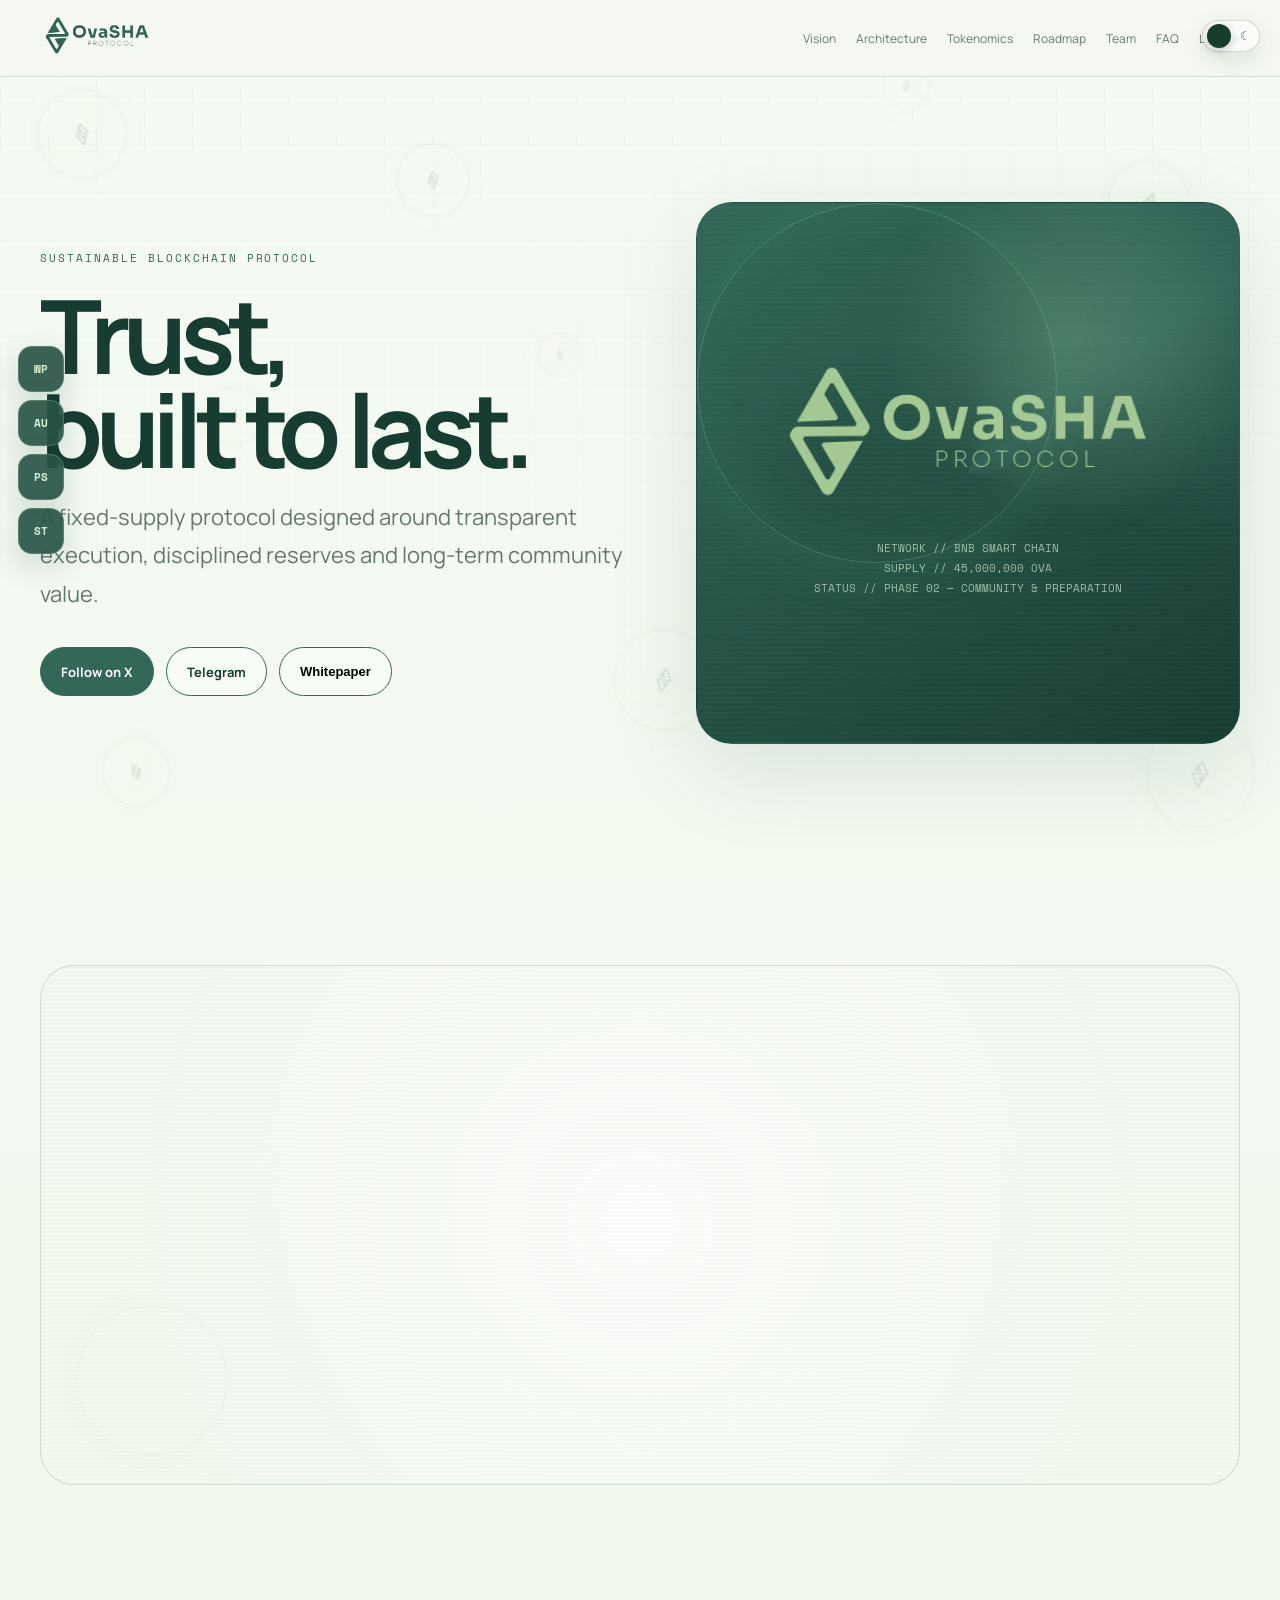
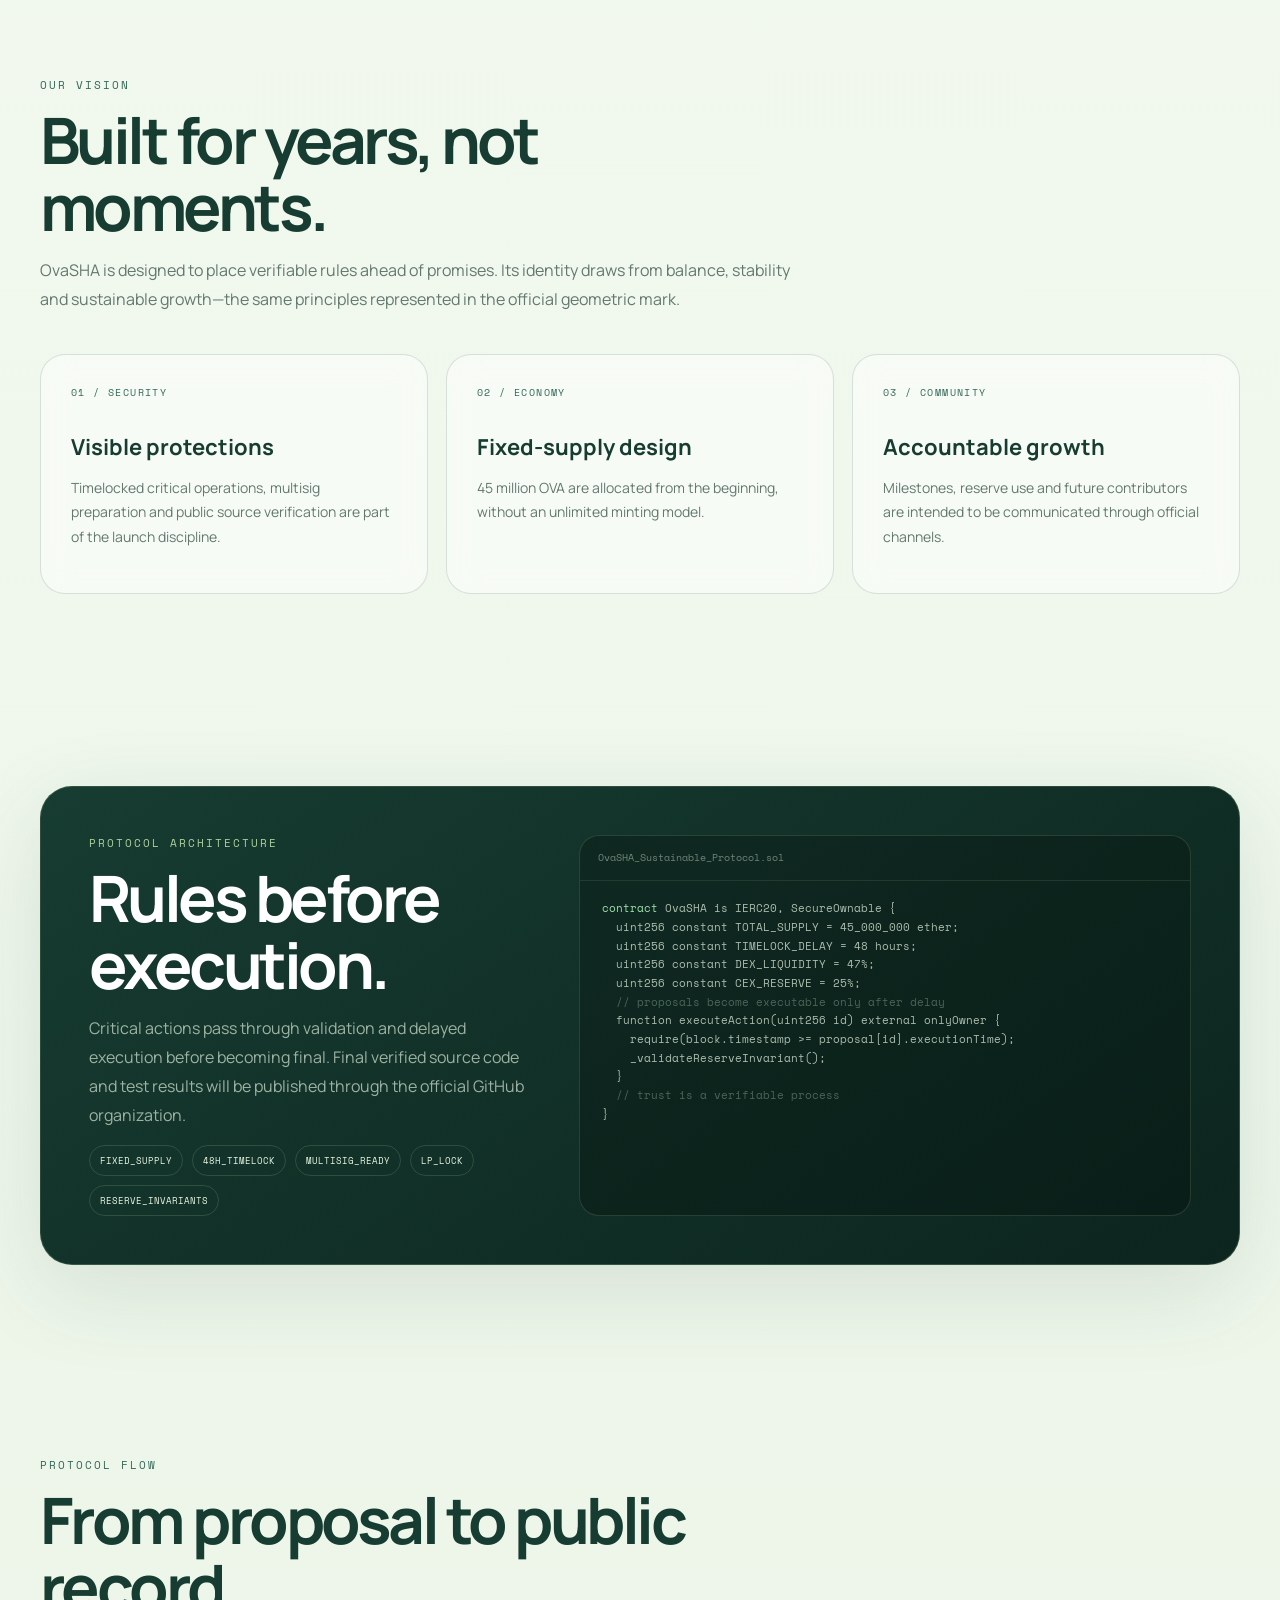
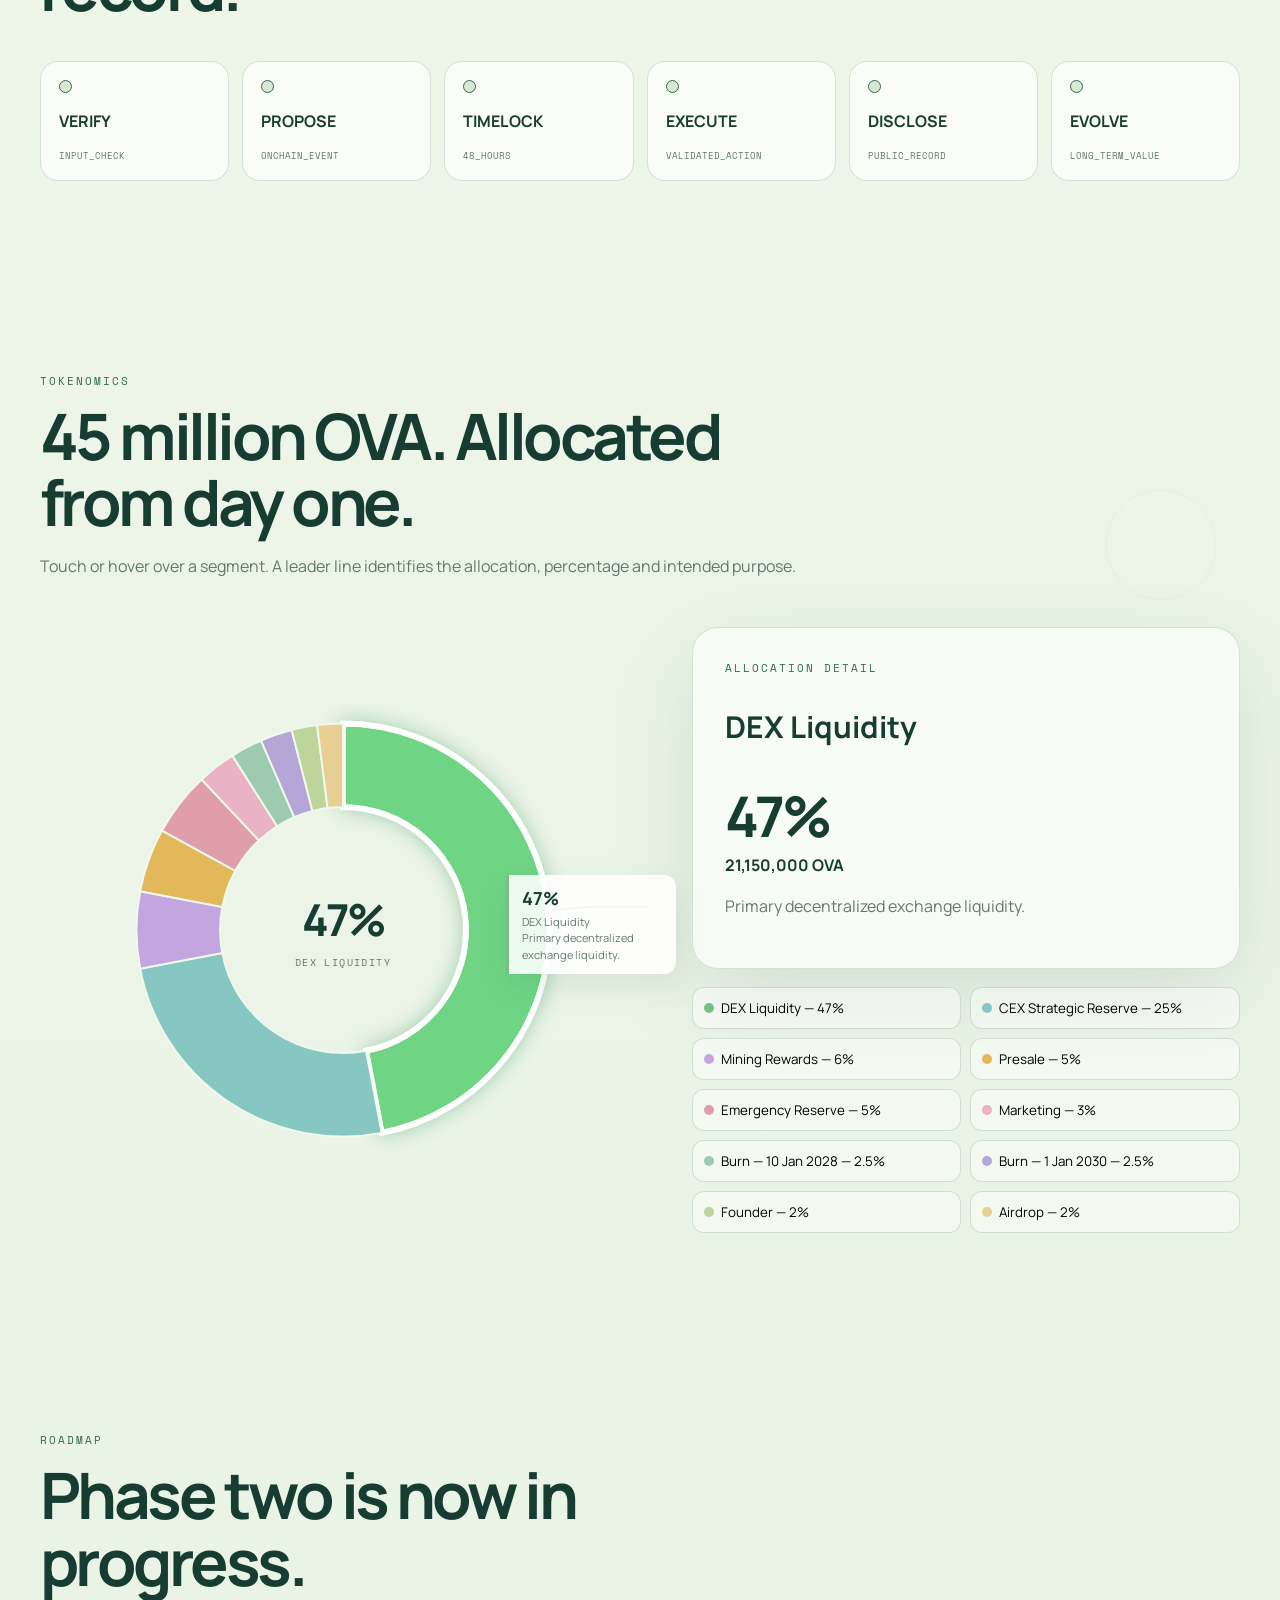
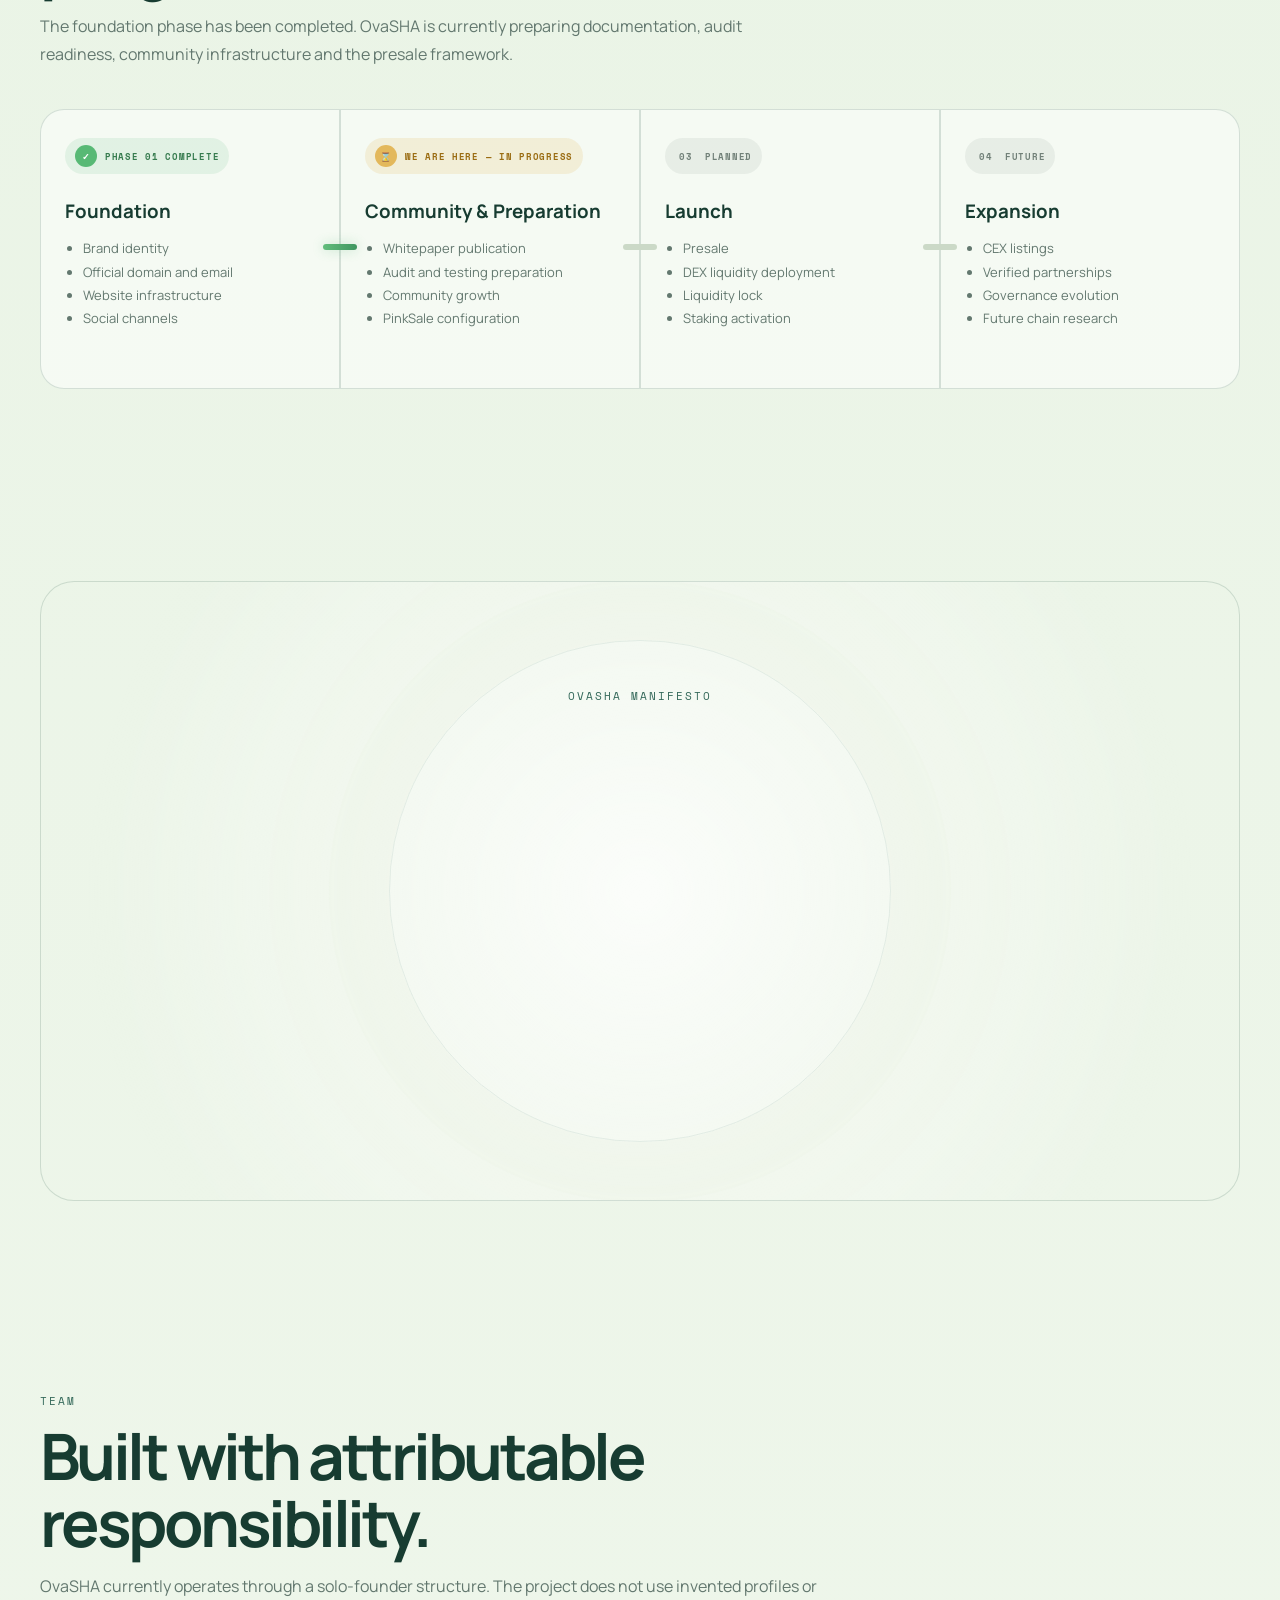
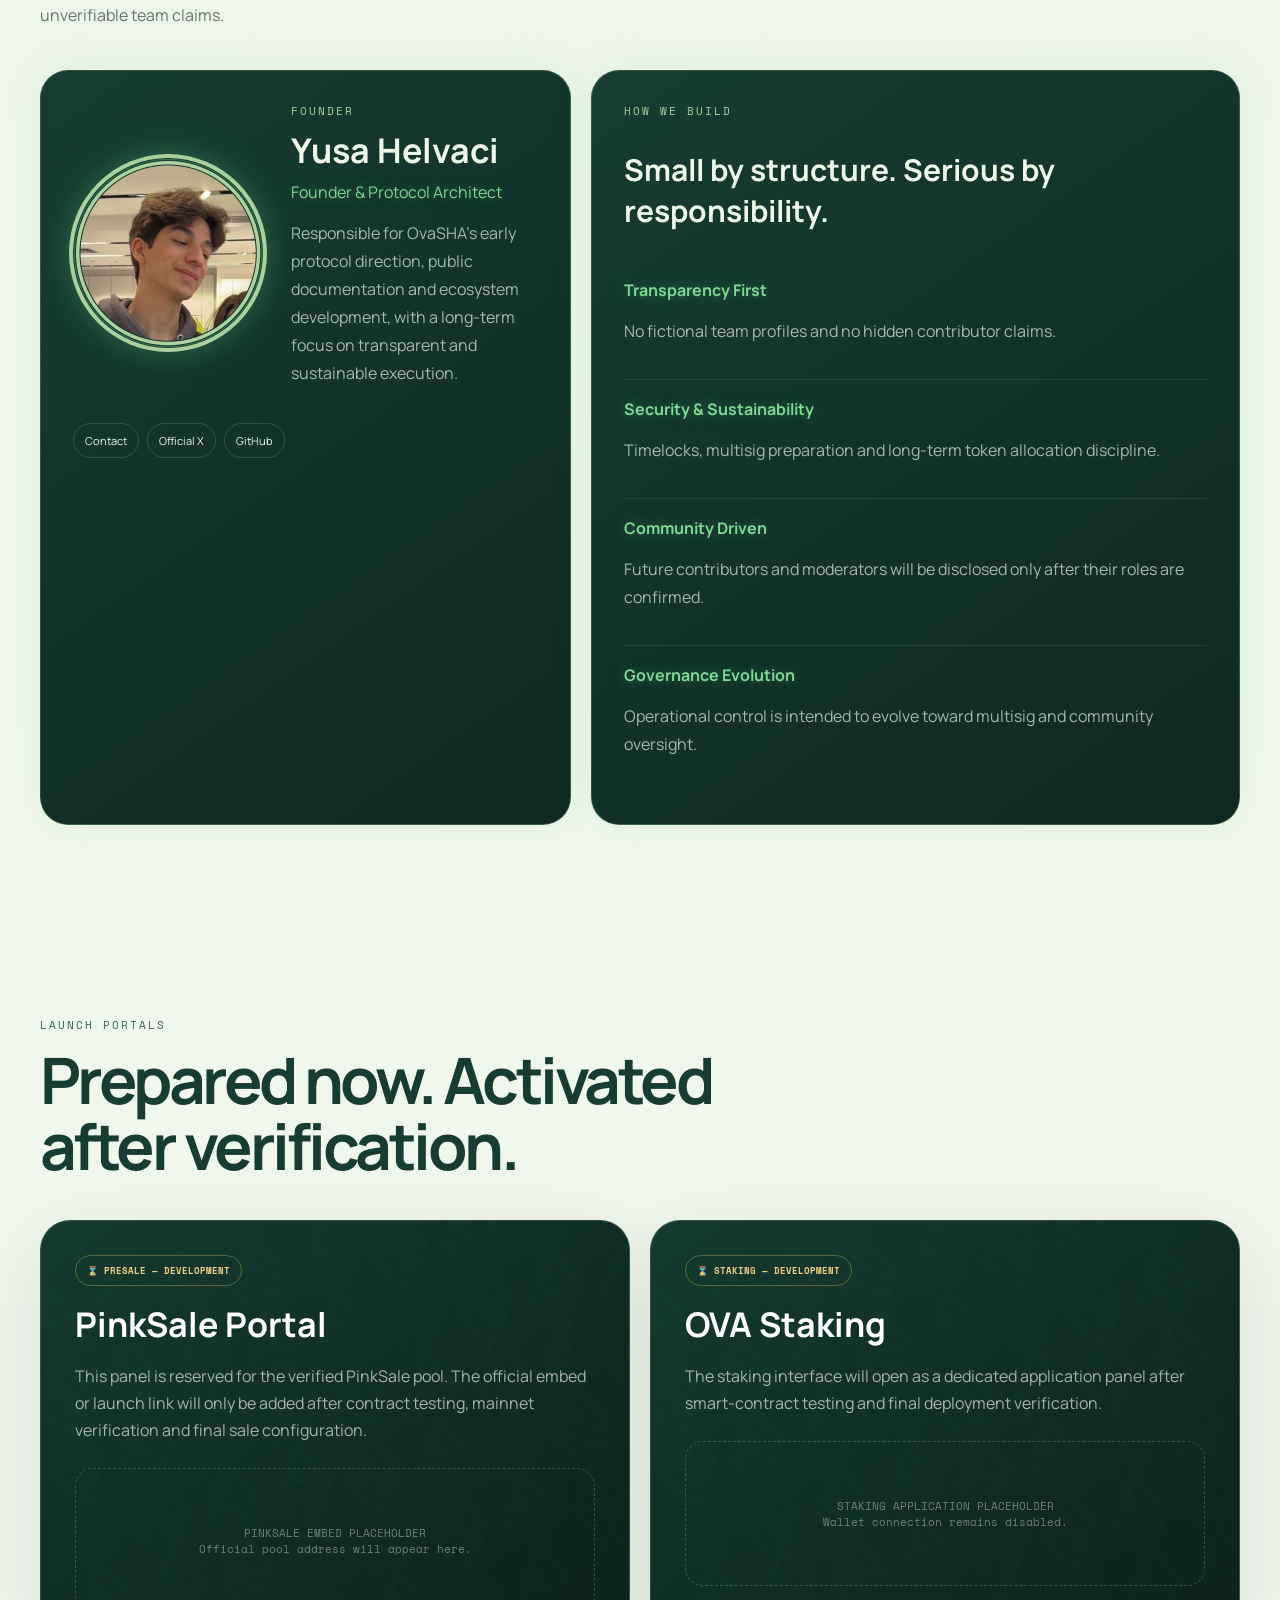
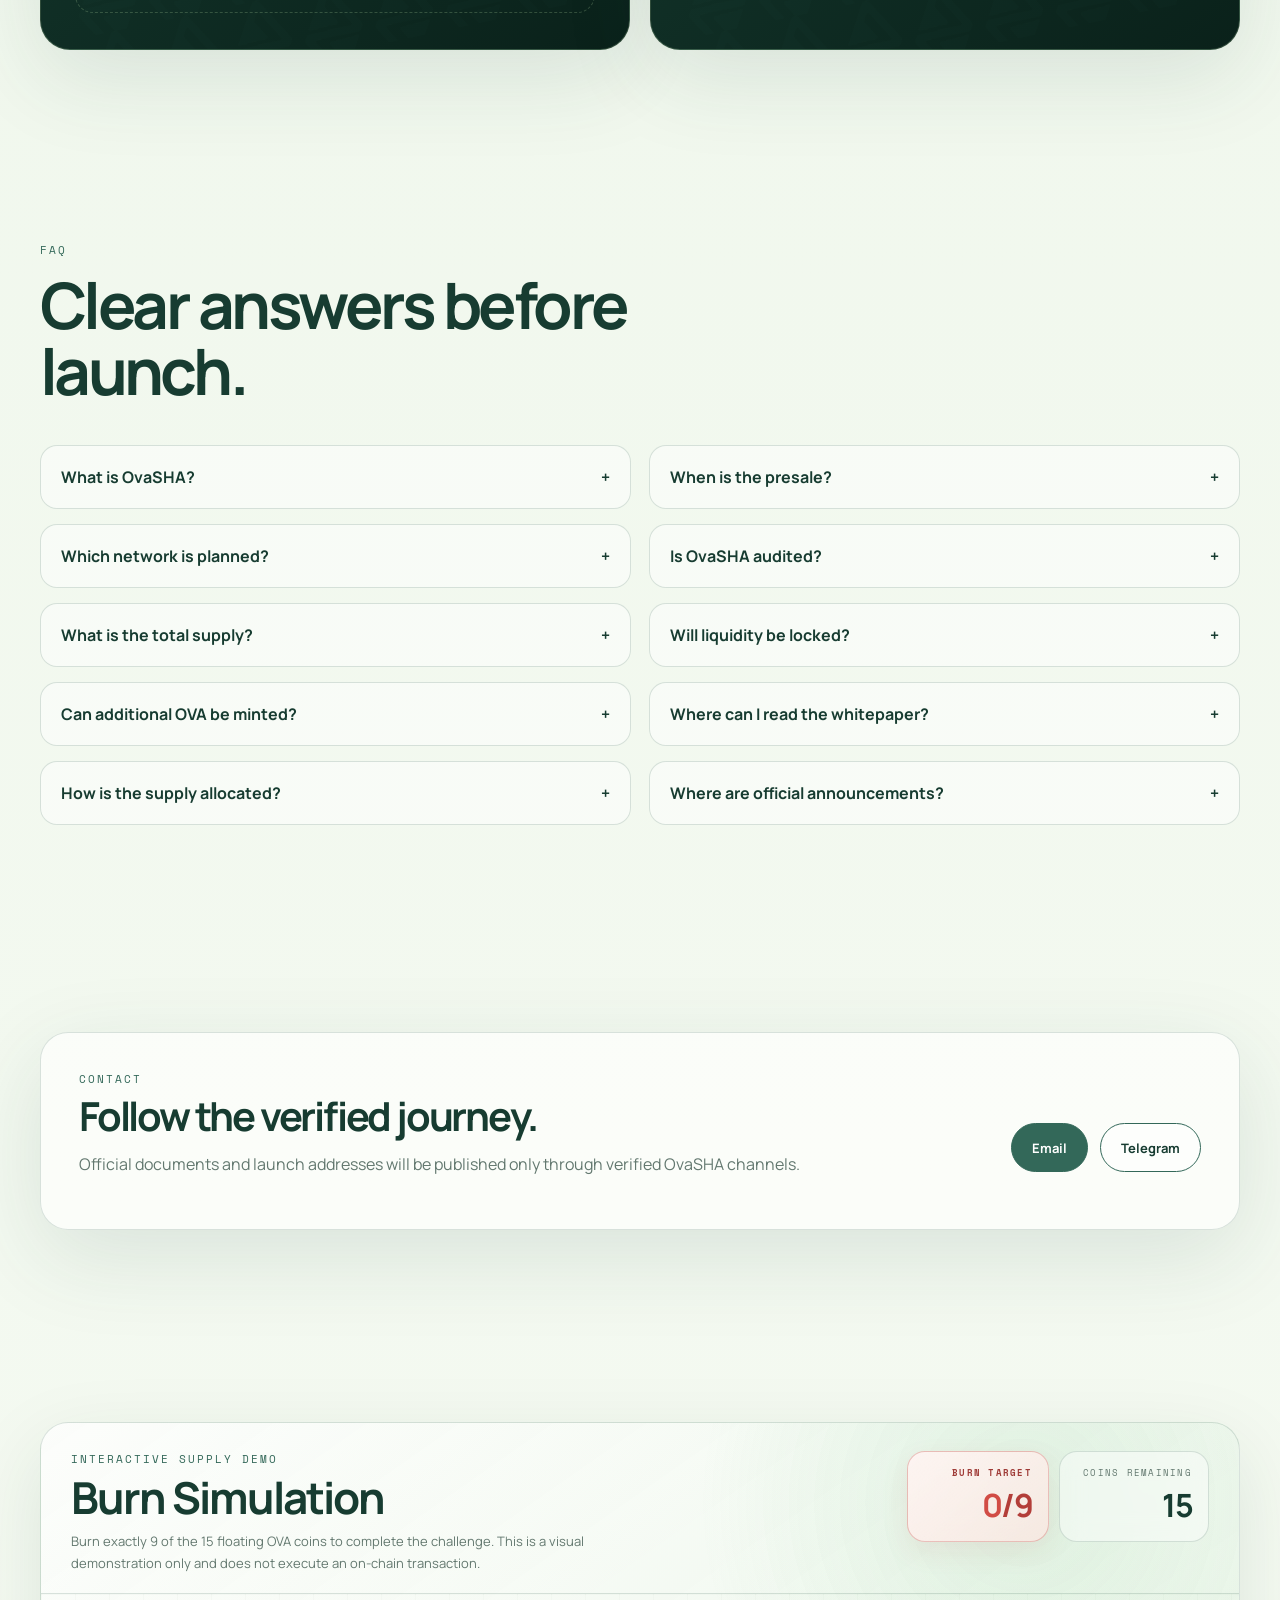
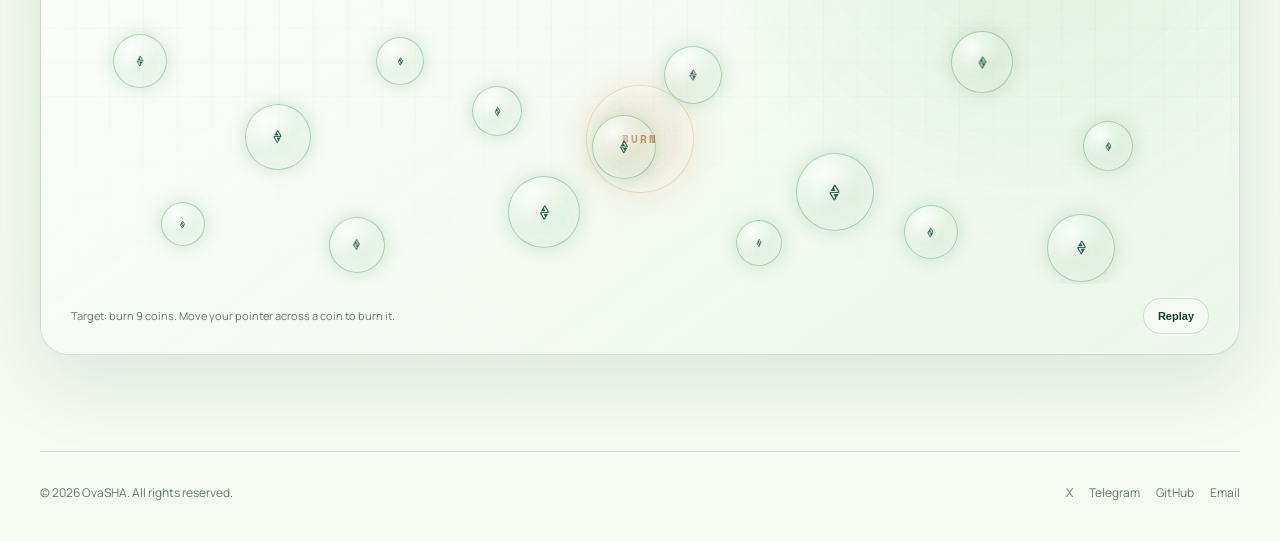
<file: ovasha-web-main/index.html>
<!doctype html>
<html lang="en">
<head>
<meta charset="utf-8">
<meta name="viewport" content="width=device-width,initial-scale=1">
<meta name="description" content="OvaSHA is a sustainable blockchain protocol focused on transparent execution, fixed supply and long-term community value.">
<meta name="theme-color" content="#336859">
<meta property="og:title" content="OvaSHA Protocol">
<meta property="og:description" content="Trust, built to last.">
<meta property="og:type" content="website">
<meta property="og:url" content="https://ovasha.com">
<meta property="og:image" content="https://ovasha.com/assets/og-banner.jpg">
<link rel="icon" href="/assets/favicon.png">
<title>OvaSHA Protocol — Trust, built to last.</title>
<link rel="preconnect" href="https://fonts.googleapis.com">
<link rel="preconnect" href="https://fonts.gstatic.com" crossorigin>
<link href="https://fonts.googleapis.com/css2?family=Manrope:wght@400;500;600;700&family=Space+Mono:wght@400;700&display=swap" rel="stylesheet">
<style>
:root{
 --forest:#336859;--forest-2:#285548;--mint:#acd09d;--mint-2:#cfe5c6;--paper:#f4f8f1;
 --ink:#173c31;--muted:#63786f;--line:rgba(31,82,67,.16);--amber:#e3b85b;
 --cyan:#78d8ce;--violet:#c7a7e8;--rose:#e7a8b9;--shadow:0 26px 90px rgba(30,75,62,.12)
}
*{box-sizing:border-box}html{scroll-behavior:smooth}body{margin:0;font-family:Manrope,system-ui,sans-serif;color:var(--ink);background:linear-gradient(180deg,#f5faf2,#eaf4e6 45%,#f5faf2);overflow-x:hidden}
body:before{content:"";position:fixed;inset:0;z-index:-5;background-image:linear-gradient(rgba(51,104,89,.03) 1px,transparent 1px),linear-gradient(90deg,rgba(51,104,89,.03) 1px,transparent 1px);background-size:48px 48px;mask-image:linear-gradient(black,transparent 90%)}
a{color:inherit}.shell{width:min(1200px,calc(100% - 40px));margin:auto}.mono{font-family:"Space Mono",monospace}.scrollbar{position:fixed;left:0;top:0;height:2px;width:0;background:linear-gradient(90deg,var(--mint),var(--cyan),var(--violet),var(--amber));box-shadow:0 0 14px rgba(102,203,151,.8);z-index:100}
header{position:sticky;top:0;z-index:50;background:rgba(244,248,241,.82);backdrop-filter:blur(18px);border-bottom:1px solid var(--line)}.nav{height:76px;display:flex;align-items:center;justify-content:space-between}.brand img{height:48px;max-width:225px;object-fit:contain}.navlinks{display:flex;gap:20px;align-items:center}.navlinks a{text-decoration:none;font-size:12px;color:var(--muted)}.navlinks a:hover{color:var(--forest)}.menu-btn{display:none;border:1px solid var(--line);background:rgba(255,255,255,.6);border-radius:12px;padding:9px 12px;color:var(--forest)}
.quickdock{position:fixed;left:18px;top:50%;transform:translateY(-50%);z-index:45;display:flex;flex-direction:column;gap:8px}.dockbtn{width:46px;height:46px;border-radius:14px;border:1px solid rgba(172,208,157,.28);background:rgba(41,85,72,.92);color:#d9f0d0;display:grid;place-items:center;cursor:pointer;box-shadow:0 10px 32px rgba(29,69,58,.18);font:700 11px "Space Mono"}.dockbtn:hover{background:#3a7965;box-shadow:0 0 20px rgba(121,220,159,.28)}
.hero{min-height:88vh;display:grid;grid-template-columns:1.05fr .95fr;align-items:center;gap:54px;padding:105px 0}.eyebrow{font:400 11px "Space Mono";letter-spacing:.18em;text-transform:uppercase;color:var(--forest)}h1{font-size:clamp(58px,8vw,108px);letter-spacing:-.072em;line-height:.92;margin:22px 0}.lead{max-width:700px;color:var(--muted);font-size:clamp(17px,2vw,22px);line-height:1.75}.actions{display:flex;gap:12px;flex-wrap:wrap;margin-top:34px}.btn{display:inline-flex;align-items:center;justify-content:center;min-height:49px;padding:0 20px;border-radius:999px;text-decoration:none;border:1px solid var(--forest);font-weight:700;font-size:13px;transition:.25s}.btn.primary{background:var(--forest);color:white}.btn.secondary{background:rgba(255,255,255,.45)}.btn:hover{transform:translateY(-3px);box-shadow:0 14px 36px rgba(35,89,72,.14)}
.hero-banner{position:relative;min-height:540px;border-radius:36px;overflow:hidden;border:1px solid var(--line);background:linear-gradient(145deg,var(--forest),#183d33);box-shadow:var(--shadow)}.hero-banner:before{content:"";position:absolute;inset:0;background:radial-gradient(circle at 70% 25%,rgba(172,208,157,.24),transparent 34%),repeating-linear-gradient(0deg,rgba(255,255,255,.025) 0 1px,transparent 1px 5px)}.hero-banner:after{content:"";position:absolute;inset:-50%;background:conic-gradient(from 0deg,transparent,rgba(120,216,206,.12),transparent 30%);animation:spin 16s linear infinite}@keyframes spin{to{transform:rotate(360deg)}}.banner-inner{position:relative;z-index:2;height:100%;min-height:540px;display:flex;flex-direction:column;align-items:center;justify-content:center;padding:46px;text-align:center}.banner-inner img{width:min(88%,560px);filter:drop-shadow(0 20px 38px rgba(0,0,0,.22))}.banner-code{margin-top:24px;color:rgba(225,244,216,.65);font:400 11px/1.8 "Space Mono"}.neon-ring{position:absolute;width:360px;height:360px;border:1px solid rgba(173,236,192,.22);border-radius:50%;box-shadow:0 0 60px rgba(95,210,143,.12),inset 0 0 60px rgba(95,210,143,.05);animation:pulse 4.5s ease-in-out infinite}@keyframes pulse{50%{transform:scale(1.06);opacity:.65}}
section{padding:96px 0;position:relative}.section-head{max-width:780px;margin-bottom:40px}h2{font-size:clamp(36px,5.2vw,64px);line-height:1.04;letter-spacing:-.055em;margin:14px 0}.section-head p{color:var(--muted);line-height:1.8}.reveal{opacity:1;transform:none;transition:.8s}.js .reveal{opacity:0;transform:translateY(30px)}.js .reveal.show{opacity:1;transform:none}
.signal{min-height:76vh;display:grid;place-items:center}.signal-box{width:100%;min-height:520px;border-radius:34px;border:1px solid var(--line);display:grid;place-items:center;position:relative;overflow:hidden;background:radial-gradient(circle,rgba(255,255,255,.75),rgba(255,255,255,.22) 50%,transparent 78%)}.signal-box:before{content:"";position:absolute;inset:0;background:repeating-linear-gradient(0deg,rgba(50,110,90,.03) 0 1px,transparent 1px 4px)}.signal-word{position:relative;font-size:clamp(42px,8vw,112px);font-weight:700;letter-spacing:-.065em;text-align:center}.signal-word.glitch{text-shadow:3px 0 rgba(120,216,206,.55),-3px 0 rgba(199,167,232,.5);animation:glitch .28s steps(2)}@keyframes glitch{30%{transform:translate(-3px,1px)}60%{transform:translate(3px,-1px)}100%{transform:none}}.caret{display:inline-block;width:.07em;height:.8em;background:currentColor;margin-left:.08em;animation:blink .8s steps(1) infinite}@keyframes blink{50%{opacity:0}}
.cards3{display:grid;grid-template-columns:repeat(3,1fr);gap:18px}.card{position:relative;padding:30px;border:1px solid var(--line);border-radius:25px;background:rgba(255,255,255,.48);backdrop-filter:blur(14px);transition:.25s;overflow:hidden}.card:before{content:"";position:absolute;inset:-1px;background:radial-gradient(220px circle at var(--mx,50%) var(--my,50%),rgba(116,216,157,.18),transparent 45%);opacity:0;transition:.25s;pointer-events:none}.card:hover{transform:translateY(-6px);box-shadow:var(--shadow)}.card:hover:before{opacity:1}.card h3{font-size:22px;margin:32px 0 10px}.card p{color:var(--muted);line-height:1.75;font-size:14px}.num{font:400 10px "Space Mono";letter-spacing:.14em;color:var(--forest)}
.arch{border-radius:32px;background:linear-gradient(145deg,#173c31,#0c251e);color:#e8f6e3;overflow:hidden;border:1px solid rgba(172,208,157,.2);box-shadow:var(--shadow)}.arch-grid{display:grid;grid-template-columns:.85fr 1.15fr;gap:38px;padding:48px}.arch p{color:rgba(232,246,227,.65);line-height:1.8}.chips{display:flex;gap:9px;flex-wrap:wrap}.chips span{border:1px solid rgba(172,208,157,.18);border-radius:999px;padding:8px 10px;font:400 9px "Space Mono"}.codewin{border:1px solid rgba(172,208,157,.17);border-radius:20px;background:rgba(0,0,0,.22);overflow:hidden;min-height:350px;position:relative}.codehead{height:45px;border-bottom:1px solid rgba(172,208,157,.12);padding:14px 18px;font:400 10px "Space Mono";color:rgba(232,246,227,.45)}.codetrack{padding:18px 22px;animation:floatcode 13s ease-in-out infinite alternate}@keyframes floatcode{to{transform:translateY(-55px)}}.coderow{font:400 11px/1.7 "Space Mono";color:rgba(232,246,227,.72);white-space:pre-wrap}.kw{color:#9fe1ac}.com{color:rgba(194,225,199,.34)}.code-scan{position:absolute;left:0;right:0;height:22%;top:-30%;background:linear-gradient(transparent,rgba(120,216,206,.07),transparent);animation:scan 5.5s linear infinite}@keyframes scan{to{transform:translateY(650%)}}
.flow{display:grid;grid-template-columns:repeat(6,1fr);gap:13px;position:relative}.flow:before{content:"";position:absolute;left:5%;right:5%;top:50%;height:3px;background:linear-gradient(90deg,var(--mint),var(--forest));transform-origin:left;transform:scaleX(var(--flow,0));transition:.2s}.node{position:relative;z-index:2;padding:18px;border:1px solid var(--line);border-radius:18px;background:#f9fcf7;min-height:120px;display:flex;flex-direction:column;justify-content:space-between}.node i{width:13px;height:13px;border-radius:50%;background:#d8e8d2;border:1px solid var(--forest)}.node.active{transform:translateY(-7px);box-shadow:0 0 26px rgba(85,197,131,.18)}.node.active i{background:#72cc8d;box-shadow:0 0 16px rgba(85,197,131,.65)}.node span{font:400 9px "Space Mono";color:var(--muted)}
.token-wrap{display:grid;grid-template-columns:1.05fr .95fr;gap:46px;align-items:center}.chartbox{position:relative;min-height:620px;display:grid;place-items:center}.chartbox svg{width:min(100%,590px);overflow:visible}.slice{cursor:pointer;stroke:#f1f8ed;stroke-width:2;transition:.25s;outline:none}.slice.active,.slice:hover{stroke:white;stroke-width:6;filter:saturate(1.3) brightness(1.08) drop-shadow(0 0 10px rgba(69,157,104,.45))}.chartcenter{position:absolute;text-align:center;pointer-events:none}.chartcenter strong{display:block;font-size:44px;letter-spacing:-.06em}.chartcenter span{font:400 10px "Space Mono";letter-spacing:.14em;color:var(--muted)}.callouts{position:absolute;inset:0;pointer-events:none}.callout-label{position:absolute;min-width:170px;max-width:230px;padding:11px 13px;border-left:3px solid var(--c);background:rgba(255,255,255,.88);border-radius:0 12px 12px 0;box-shadow:0 12px 32px rgba(42,86,72,.10);opacity:0;transform:translateY(5px);transition:.25s}.callout-label.show{opacity:1;transform:none}.callout-label b{display:block;font-size:18px}.callout-label small{display:block;color:var(--muted);font-size:11px;line-height:1.5;margin-top:4px}.detail{padding:32px;border:1px solid var(--line);border-radius:26px;background:rgba(255,255,255,.62);box-shadow:var(--shadow)}.detail .pct{font-size:56px;font-weight:700;letter-spacing:-.065em}.detail p{color:var(--muted);line-height:1.75}.legend{display:grid;grid-template-columns:1fr 1fr;gap:9px;margin-top:18px}.legend button{border:1px solid var(--line);border-radius:12px;background:rgba(255,255,255,.45);padding:11px;text-align:left;font-family:inherit;cursor:pointer}.legend i{display:inline-block;width:10px;height:10px;border-radius:50%;margin-right:7px}
.roadmap{display:grid;grid-template-columns:repeat(4,1fr);gap:0;align-items:stretch}.phase{position:relative;padding:28px 24px;border:1px solid var(--line);background:rgba(255,255,255,.5);min-height:280px}.phase:first-child{border-radius:24px 0 0 24px}.phase:last-child{border-radius:0 24px 24px 0}.phase:not(:last-child):after{content:"";position:absolute;right:-1px;top:48%;width:34px;height:6px;background:#cbd9c7;z-index:3;transform:translateX(50%);border-radius:999px}.phase.done:not(:last-child):after{background:linear-gradient(90deg,#62bd7c,#3f9660);box-shadow:0 0 12px rgba(78,181,112,.32)}.status{display:inline-flex;align-items:center;gap:8px;border-radius:999px;padding:7px 10px;font:700 9px "Space Mono";letter-spacing:.08em}.done .status{background:rgba(91,187,122,.13);color:#367b4e}.activephase .status{background:rgba(227,184,91,.18);color:#9a6c12}.future .status{background:rgba(95,116,106,.09);color:#718078}.statusicon{width:22px;height:22px;border-radius:50%;display:grid;place-items:center}.done .statusicon{background:#58b975;color:white}.activephase .statusicon{background:#e3b85b;color:#4c3a16;animation:hourglass 2.2s ease-in-out infinite}@keyframes hourglass{50%{transform:rotate(180deg)}}.phase h3{margin:24px 0 12px}.phase ul{padding-left:18px;color:var(--muted);line-height:1.8;font-size:13px}
.manifesto{min-height:85vh;display:grid;place-items:center}.manifesto-stage{width:100%;min-height:620px;border:1px solid var(--line);border-radius:34px;display:grid;place-items:center;text-align:center;position:relative;overflow:hidden;background:radial-gradient(circle,rgba(255,255,255,.78),rgba(255,255,255,.25) 55%,transparent 82%)}.manifesto-stage:before{content:"";position:absolute;width:500px;height:500px;border:1px solid rgba(51,104,89,.09);border-radius:50%;box-shadow:0 0 0 60px rgba(172,208,157,.04),0 0 0 120px rgba(172,208,157,.02)}.manifesto-line{position:relative;z-index:2;font-size:clamp(40px,6.8vw,92px);font-weight:700;letter-spacing:-.06em;min-height:2.3em;display:flex;align-items:center;justify-content:center;flex-wrap:wrap}.mkey{color:#4b9c61;text-shadow:0 0 28px rgba(85,197,131,.16)}.msign{font:400 11px "Space Mono";color:var(--muted);opacity:0;transition:.6s}.msign.show{opacity:1}.mpulse{box-shadow:inset 0 0 90px rgba(104,201,136,.08),0 25px 90px rgba(40,90,72,.10)}
.team{display:grid;grid-template-columns:.9fr 1.1fr;gap:20px}.founder,.principles{border:1px solid rgba(172,208,157,.24);border-radius:28px;background:linear-gradient(145deg,#173c31,#0e2921);color:#eef8ea;padding:32px;box-shadow:0 0 40px rgba(77,190,119,.10)}.founder-top{display:grid;grid-template-columns:190px 1fr;gap:28px;align-items:center}.avatar{width:190px;height:190px;border-radius:50%;object-fit:cover;box-shadow:0 0 0 4px var(--mint),0 0 34px rgba(92,207,133,.42)}.founder h3{font-size:34px;margin:8px 0}.founder p,.principles p{color:rgba(238,248,234,.68);line-height:1.75}.founderlinks{display:flex;gap:8px;flex-wrap:wrap;margin-top:20px}.founderlinks a{font-size:11px;text-decoration:none;border:1px solid rgba(172,208,157,.2);padding:9px 11px;border-radius:999px}.principle{padding:18px 0;border-bottom:1px solid rgba(172,208,157,.13)}.principle:last-child{border:0}.principle b{display:block;margin-bottom:5px}.neon{color:#7dd993;text-shadow:0 0 14px rgba(85,207,129,.40)}
.faq{column-count:2;column-gap:18px}.faq details{break-inside:avoid;display:inline-block;width:100%;margin:0 0 15px;padding:20px;border:1px solid var(--line);border-radius:17px;background:rgba(255,255,255,.48)}.faq summary{list-style:none;cursor:pointer;font-weight:700;padding-right:28px;position:relative}.faq summary:after{content:"+";position:absolute;right:0}.faq details[open] summary:after{content:"−"}.faq p,.faq ul{color:var(--muted);line-height:1.75;font-size:14px}
.portal-grid{display:grid;grid-template-columns:1fr 1fr;gap:20px}.portal{position:relative;min-height:430px;border-radius:30px;overflow:hidden;border:1px solid rgba(172,208,157,.24);background:linear-gradient(145deg,#153a2f,#0a211a);color:white;padding:34px;box-shadow:var(--shadow)}.portal:before{content:"";position:absolute;inset:0;background-image:url('/assets/ovasha-icon.png');background-size:72px 72px;opacity:.035;transform:rotate(-12deg);animation:engrave 18s linear infinite}@keyframes engrave{to{background-position:250px 160px}}.portal>*{position:relative;z-index:2}.portal h3{font-size:34px;margin:15px 0}.portal p{color:rgba(255,255,255,.63);line-height:1.7}.devbadge{display:inline-flex;gap:8px;align-items:center;border:1px solid rgba(227,184,91,.35);color:#f1cf83;border-radius:999px;padding:8px 11px;font:700 9px "Space Mono"}.embedzone{margin-top:24px;border:1px dashed rgba(172,208,157,.25);border-radius:18px;min-height:145px;display:grid;place-items:center;text-align:center;color:rgba(255,255,255,.4);font:400 11px "Space Mono";padding:20px}
.contact{display:flex;justify-content:space-between;align-items:center;gap:24px;padding:38px;border-radius:28px;border:1px solid var(--line);background:rgba(255,255,255,.62);box-shadow:var(--shadow)}footer{padding:32px 0 40px;border-top:1px solid var(--line);display:flex;justify-content:space-between;color:var(--muted);font-size:12px}.socials{display:flex;gap:16px}.socials a{text-decoration:none}
.drawer{position:fixed;left:78px;top:50%;transform:translateY(-50%) translateX(-20px);width:min(390px,calc(100vw - 100px));z-index:60;background:rgba(19,55,45,.96);color:white;border:1px solid rgba(172,208,157,.22);border-radius:24px;padding:24px;opacity:0;pointer-events:none;transition:.28s;box-shadow:0 26px 90px rgba(0,0,0,.28)}.drawer.open{opacity:1;pointer-events:auto;transform:translateY(-50%) translateX(0)}.drawer h3{font-size:26px;margin:12px 0}.drawer p{color:rgba(255,255,255,.62);line-height:1.7}.close{position:absolute;right:14px;top:14px;border:0;background:transparent;color:white;font-size:24px;cursor:pointer}
@media(max-width:1000px){.navlinks{display:none}.menu-btn{display:block}.quickdock{display:none}.hero,.token-wrap,.arch-grid,.team{grid-template-columns:1fr}.cards3{grid-template-columns:1fr 1fr}.flow{grid-template-columns:1fr 1fr}.flow:before{display:none}.roadmap{grid-template-columns:1fr 1fr;gap:14px}.phase,.phase:first-child,.phase:last-child{border-radius:22px}.phase:after{display:none}.portal-grid{grid-template-columns:1fr}.founder-top{grid-template-columns:160px 1fr}.avatar{width:160px;height:160px}}
@media(max-width:680px){.shell{width:min(100% - 24px,1200px)}section{padding:70px 0}.hero{padding-top:70px}.cards3,.roadmap,.flow{grid-template-columns:1fr}.legend{grid-template-columns:1fr}.faq{column-count:1}.founder-top{grid-template-columns:1fr}.avatar{width:150px;height:150px}.contact,footer{flex-direction:column;align-items:flex-start}.hero-banner,.banner-inner{min-height:430px}.chartbox{min-height:500px}.callout-label{min-width:135px;max-width:160px;font-size:11px}.brand img{height:40px;max-width:180px}}

    /* ===== OvaSHA theme toggle & floating coins v2 ===== */
    html {
      transition: background-color .28s ease, color .28s ease;
    }

    html[data-theme="dark"] {
      --bg:#07120e;
      --bg-soft:#0b1a14;
      --surface:rgba(13,31,23,.74);
      --surface-strong:rgba(16,38,29,.88);
      --ink:#eef8ef;
      --muted:#abc0b1;
      --line:rgba(163,213,174,.18);
      --accent:#8fd39a;
      --accent-dark:#b7e4bf;
      --white:#f7fff8;
      --shadow:0 28px 90px rgba(0,0,0,.32);
      color-scheme:dark;
    }

    html[data-theme="dark"] body {
      background:
        radial-gradient(circle at 82% 7%,rgba(79,155,101,.20),transparent 30%),
        radial-gradient(circle at 8% 88%,rgba(66,112,86,.13),transparent 26%),
        linear-gradient(145deg,#07120e,#0b1a14) !important;
      color:var(--ink);
    }

    html[data-theme="dark"] header {
      background:rgba(7,18,14,.86) !important;
      border-bottom-color:rgba(163,213,174,.15) !important;
    }

    /* Our Vision and other light content surfaces */
    html[data-theme="dark"] #vision,
    html[data-theme="dark"] #vision .section-head,
    html[data-theme="dark"] #vision .card,
    html[data-theme="dark"] #vision .vision-card,
    html[data-theme="dark"] #vision [class*="card"],
    html[data-theme="dark"] #vision [class*="panel"] {
      color:var(--ink) !important;
    }

    html[data-theme="dark"] #vision .card,
    html[data-theme="dark"] #vision .vision-card,
    html[data-theme="dark"] #vision [class*="card"],
    html[data-theme="dark"] #vision [class*="panel"] {
      background:linear-gradient(145deg,rgba(13,31,23,.92),rgba(18,43,32,.82)) !important;
      border-color:rgba(163,213,174,.16) !important;
      box-shadow:0 22px 60px rgba(0,0,0,.22) !important;
    }

    html[data-theme="dark"] #vision p,
    html[data-theme="dark"] #vision .lead,
    html[data-theme="dark"] #vision .section-head p {
      color:#b6c9bb !important;
    }

    /* Flow / protocol flow dark treatment */
    html[data-theme="dark"] #flow,
    html[data-theme="dark"] #flow .flow-wrap,
    html[data-theme="dark"] #flow .flow-node,
    html[data-theme="dark"] [id*="flow"] .flow-wrap,
    html[data-theme="dark"] [id*="flow"] .flow-node {
      color:var(--ink) !important;
    }

    html[data-theme="dark"] #flow .flow-wrap,
    html[data-theme="dark"] [id*="flow"] .flow-wrap {
      background:linear-gradient(145deg,rgba(8,24,17,.94),rgba(14,38,27,.86)) !important;
      border-color:rgba(163,213,174,.16) !important;
      box-shadow:0 28px 78px rgba(0,0,0,.25) !important;
    }

    html[data-theme="dark"] #flow .flow-node,
    html[data-theme="dark"] [id*="flow"] .flow-node {
      background:linear-gradient(145deg,rgba(16,40,29,.96),rgba(10,29,21,.94)) !important;
      border-color:rgba(163,213,174,.18) !important;
      color:#eef8ef !important;
      box-shadow:inset 0 1px 0 rgba(255,255,255,.025) !important;
    }

    html[data-theme="dark"] #flow .flow-node span,
    html[data-theme="dark"] #flow .flow-node p,
    html[data-theme="dark"] [id*="flow"] .flow-node span,
    html[data-theme="dark"] [id*="flow"] .flow-node p {
      color:#a9bcae !important;
    }

    html[data-theme="dark"] #flow .flow-node.active,
    html[data-theme="dark"] [id*="flow"] .flow-node.active {
      border-color:rgba(143,211,154,.42) !important;
      box-shadow:0 18px 42px rgba(0,0,0,.22),0 0 24px rgba(143,211,154,.08) !important;
    }

    /* Generic white boxes in dark theme */
    html[data-theme="dark"] .card,
    html[data-theme="dark"] .phase,
    html[data-theme="dark"] details,
    html[data-theme="dark"] .contact-box,
    html[data-theme="dark"] .team-principles,
    html[data-theme="dark"] .founder-card,
    html[data-theme="dark"] .token-detail {
      background:linear-gradient(145deg,rgba(14,34,25,.90),rgba(10,28,20,.84)) !important;
      color:var(--ink) !important;
      border-color:rgba(163,213,174,.16) !important;
    }

    html[data-theme="dark"] .card p,
    html[data-theme="dark"] .phase li,
    html[data-theme="dark"] details p,
    html[data-theme="dark"] details ul,
    html[data-theme="dark"] .contact-box p {
      color:#aebfb2 !important;
    }

    .theme-toggle {
      width:58px;
      height:32px;
      border:1px solid rgba(18,57,37,.18);
      border-radius:999px;
      background:rgba(255,255,255,.62);
      padding:3px;
      display:flex;
      align-items:center;
      cursor:pointer;
      transition:.28s ease;
      box-shadow:0 8px 24px rgba(18,57,37,.10);
      backdrop-filter:blur(12px);
      flex:none;
      position:fixed;
      right:20px;
      top:20px;
      margin:0;
      z-index:100;
    }

    .theme-toggle:hover {
      transform:translateY(-1px);
      box-shadow:0 12px 28px rgba(18,57,37,.14);
    }

    .theme-toggle-track {
      width:100%;
      height:100%;
      position:relative;
      display:flex;
      align-items:center;
      justify-content:space-between;
      padding:0 5px;
      font-size:12px;
      line-height:1;
      color:#496555;
    }

    .theme-toggle-thumb {
      position:absolute;
      top:50%;
      left:1px;
      width:24px;
      height:24px;
      border-radius:50%;
      background:#173d2b;
      transform:translateY(-50%);
      transition:.28s cubic-bezier(.2,.8,.2,1);
      box-shadow:0 3px 10px rgba(0,0,0,.20);
    }

    html[data-theme="dark"] .theme-toggle {
      background:rgba(255,255,255,.055);
      border-color:rgba(163,213,174,.22);
    }

    html[data-theme="dark"] .theme-toggle-track {
      color:#bad0bf;
    }

    html[data-theme="dark"] .theme-toggle-thumb {
      transform:translate(26px,-50%);
      background:#9ed9a8;
      box-shadow:0 0 18px rgba(158,217,168,.34);
    }

    .ovasha-coins {
      position:fixed;
      inset:0;
      pointer-events:none;
      overflow:hidden;
      z-index:-1;
    }

    .ovasha-coin {
      position:absolute;
      width:var(--size);
      height:var(--size);
      border-radius:50%;
      display:grid;
      place-items:center;
      opacity:var(--opacity);
      border:1px solid rgba(79,158,97,.28);
      background:
        radial-gradient(circle at 34% 28%,rgba(255,255,255,.34),rgba(255,255,255,.045) 52%,transparent 74%);
      box-shadow:
        inset 0 0 24px rgba(255,255,255,.08),
        0 0 18px rgba(107,183,119,.20);
      backdrop-filter:blur(1px);
      transform:translate3d(0,var(--shift,0),0) rotate(var(--rot));
      animation:ovashaCoinFloat var(--dur) ease-in-out infinite alternate;
      will-change:transform;
    }

    .ovasha-coin::before {
      content:"";
      width:66%;
      height:66%;
      background:url('/assets/ovasha-floating-coin-v2.png') center/contain no-repeat;
      filter:drop-shadow(0 0 7px rgba(107,183,119,.24));
    }

    html[data-theme="dark"] .ovasha-coin {
      border-color:rgba(143,211,154,.32);
      box-shadow:
        inset 0 0 24px rgba(255,255,255,.04),
        0 0 22px rgba(143,211,154,.24);
      filter:saturate(1.15) brightness(1.08);
    }

    @keyframes ovashaCoinFloat {
      from { transform:translate3d(0,calc(var(--shift) - 8px),0) rotate(var(--rot)); }
      to { transform:translate3d(9px,calc(var(--shift) + 10px),0) rotate(calc(var(--rot) + 7deg)); }
    }

    @media(max-width:900px) {
      .theme-toggle {
        position:fixed;
        right:16px;
        top:16px;
        margin:0;
      }
      .ovasha-coin:nth-child(n+8){display:none}
    }

    @media(prefers-reduced-motion:reduce) {
      .ovasha-coin{animation:none}
      .theme-toggle,.theme-toggle-thumb{transition:none}
    }


    /* ===== Light mode refinement ===== */
    html:not([data-theme="dark"]) .ovasha-coin {
      opacity:calc(var(--opacity) + .045);
      border-color:rgba(54,126,78,.36);
      background:
        radial-gradient(circle at 32% 25%,rgba(255,255,255,.62),rgba(171,218,180,.14) 48%,transparent 76%);
      box-shadow:
        inset 0 0 24px rgba(255,255,255,.22),
        0 0 17px rgba(74,151,92,.24);
      filter:saturate(1.12) contrast(1.02);
    }

    html:not([data-theme="dark"]) .ovasha-coin::before {
      filter:
        saturate(1.2)
        contrast(1.06)
        drop-shadow(0 0 8px rgba(74,151,92,.28));
    }

    .ambient-shape {
      position:absolute;
      pointer-events:none;
      z-index:0;
      opacity:.34;
    }

    .ambient-shape.ring {
      width:150px;
      height:150px;
      border-radius:50%;
      border:1px solid rgba(61,130,81,.13);
      box-shadow:0 0 40px rgba(101,177,115,.06);
    }

    .ambient-shape.diamond {
      width:72px;
      height:72px;
      border:1px solid rgba(61,130,81,.12);
      transform:rotate(45deg);
    }

    .ambient-shape.line {
      width:180px;
      height:1px;
      background:linear-gradient(90deg,transparent,rgba(61,130,81,.18),transparent);
    }

    html[data-theme="dark"] .ambient-shape {
      opacity:.20;
      filter:brightness(1.15);
    }

    /* ===== Burn simulation ===== */
    .burn-sim-section {
      position:relative;
      z-index:1;
    }

    .burn-sim-shell {
      position:relative;
      overflow:hidden;
      border:1px solid var(--line);
      border-radius:28px;
      background:
        radial-gradient(circle at 82% 15%,rgba(102,190,119,.15),transparent 30%),
        linear-gradient(145deg,rgba(255,255,255,.70),rgba(231,244,230,.62));
      box-shadow:0 26px 80px rgba(20,63,36,.10);
      min-height:420px;
    }

    html[data-theme="dark"] .burn-sim-shell {
      background:
        radial-gradient(circle at 82% 15%,rgba(114,210,130,.12),transparent 30%),
        linear-gradient(145deg,rgba(8,24,17,.95),rgba(13,36,25,.92));
      box-shadow:0 28px 90px rgba(0,0,0,.28);
    }

    .burn-sim-head {
      position:relative;
      z-index:3;
      display:flex;
      align-items:flex-start;
      justify-content:space-between;
      gap:24px;
      padding:28px 30px 18px;
      border-bottom:1px solid var(--line);
    }

    .burn-sim-head .eyebrow {
      margin-bottom:8px;
    }

    .burn-sim-title {
      margin:0;
      font-size:clamp(28px,4vw,44px);
      letter-spacing:-.045em;
    }

    .burn-sim-subtitle {
      max-width:580px;
      margin:10px 0 0;
      color:var(--muted);
      line-height:1.7;
      font-size:13px;
    }

    .burn-supply-card {
      flex:none;
      min-width:150px;
      padding:14px 16px;
      border:1px solid var(--line);
      border-radius:18px;
      background:rgba(255,255,255,.45);
      text-align:right;
      backdrop-filter:blur(12px);
    }

    html[data-theme="dark"] .burn-supply-card {
      background:rgba(255,255,255,.04);
    }

    .burn-supply-card span {
      display:block;
      color:var(--muted);
      font:400 9px "Space Mono",monospace;
      letter-spacing:.14em;
      text-transform:uppercase;
    }

    .burn-supply-card strong {
      display:block;
      margin-top:4px;
      font-size:32px;
      letter-spacing:-.05em;
    }

    .burn-field {
      position:relative;
      height:290px;
      overflow:hidden;
      isolation:isolate;
    }

    .burn-field::before {
      content:"";
      position:absolute;
      inset:0;
      background-image:
        linear-gradient(rgba(33,90,53,.035) 1px,transparent 1px),
        linear-gradient(90deg,rgba(33,90,53,.035) 1px,transparent 1px);
      background-size:34px 34px;
      mask-image:linear-gradient(to bottom,rgba(0,0,0,.72),transparent);
      pointer-events:none;
    }

    .burn-zone {
      position:absolute;
      left:50%;
      top:50%;
      width:108px;
      height:108px;
      border-radius:50%;
      transform:translate(-50%,-50%);
      border:1px solid rgba(197,119,50,.24);
      background:
        radial-gradient(circle,rgba(244,166,76,.16),rgba(183,80,31,.07) 48%,transparent 72%);
      box-shadow:
        0 0 34px rgba(221,126,46,.16),
        inset 0 0 28px rgba(237,151,67,.08);
      pointer-events:none;
      animation:burnZonePulse 2.6s ease-in-out infinite;
    }

    .burn-zone::before {
      content:"BURN";
      position:absolute;
      inset:0;
      display:grid;
      place-items:center;
      color:rgba(159,79,31,.70);
      font:700 11px "Space Mono",monospace;
      letter-spacing:.16em;
    }

    html[data-theme="dark"] .burn-zone::before {
      color:rgba(245,175,103,.78);
    }

    @keyframes burnZonePulse {
      0%,100%{transform:translate(-50%,-50%) scale(.96);opacity:.72}
      50%{transform:translate(-50%,-50%) scale(1.04);opacity:1}
    }

    .burn-coin {
      position:absolute;
      width:var(--coin-size);
      height:var(--coin-size);
      border-radius:50%;
      display:grid;
      place-items:center;
      cursor:crosshair;
      border:1px solid rgba(67,140,86,.35);
      background:
        radial-gradient(circle at 34% 26%,rgba(255,255,255,.66),rgba(137,199,149,.14) 48%,rgba(79,142,93,.08) 72%);
      box-shadow:
        inset 0 0 20px rgba(255,255,255,.24),
        0 0 18px rgba(74,151,92,.24);
      animation:
        burnCoinDrift var(--drift-time) ease-in-out infinite alternate,
        burnCoinSpin var(--spin-time) linear infinite;
      transition:
        filter .22s ease,
        box-shadow .22s ease,
        transform .22s ease,
        opacity .35s ease;
      z-index:2;
      user-select:none;
    }

    .burn-coin::before {
      content:"";
      width:64%;
      height:64%;
      background:url('/assets/ovasha-burn-coin-v1.png') center/contain no-repeat;
      filter:drop-shadow(0 0 7px rgba(67,140,86,.24));
      pointer-events:none;
    }

    .burn-coin:hover {
      filter:saturate(1.25) brightness(1.08);
      box-shadow:
        inset 0 0 22px rgba(255,255,255,.32),
        0 0 25px rgba(88,178,107,.38);
      transform:scale(1.08);
    }

    .burn-coin.burning {
      animation:none;
      pointer-events:none;
      filter:
        saturate(1.45)
        brightness(1.22)
        drop-shadow(0 0 16px rgba(243,132,47,.65));
      box-shadow:
        0 0 30px rgba(245,139,54,.55),
        inset 0 0 20px rgba(255,201,118,.36);
      opacity:0;
      transform:scale(.20) rotate(150deg);
    }

    .burn-spark {
      position:absolute;
      width:7px;
      height:7px;
      border-radius:50%;
      background:#f0a254;
      box-shadow:0 0 10px rgba(242,139,56,.72);
      pointer-events:none;
      z-index:4;
      animation:burnSpark .65s ease-out forwards;
    }

    @keyframes burnSpark {
      from{opacity:1;transform:translate(0,0) scale(1)}
      to{opacity:0;transform:translate(var(--sx),var(--sy)) scale(.2)}
    }

    @keyframes burnCoinDrift {
      from{translate:-8px -6px}
      to{translate:10px 8px}
    }

    @keyframes burnCoinSpin {
      from{rotate:0deg}
      to{rotate:360deg}
    }

    .burn-sim-foot {
      position:relative;
      z-index:3;
      display:flex;
      align-items:center;
      justify-content:space-between;
      gap:16px;
      padding:14px 30px 20px;
      color:var(--muted);
      font-size:11px;
    }

    .burn-reset {
      min-height:36px;
      padding:0 14px;
      border:1px solid var(--line);
      border-radius:999px;
      background:rgba(255,255,255,.42);
      color:var(--ink);
      font:600 11px "Sora",sans-serif;
      cursor:pointer;
      transition:.2s ease;
    }

    html[data-theme="dark"] .burn-reset {
      background:rgba(255,255,255,.045);
    }

    .burn-reset:hover {
      transform:translateY(-2px);
      border-color:rgba(72,146,90,.35);
    }

    @media(max-width:700px) {
      .burn-sim-head {
        flex-direction:column;
        padding:24px 20px 16px;
      }
      .burn-supply-card {
        min-width:130px;
        text-align:left;
      }
      .burn-field {
        height:330px;
      }
      .burn-sim-foot {
        padding:14px 20px 20px;
        align-items:flex-start;
        flex-direction:column;
      }
    }


    /* ===== Burn target and dark-mode readability fixes ===== */

    .burn-metrics{
      display:flex;
      align-items:stretch;
      gap:10px;
      flex:none;
    }

    .burn-target-card{
      min-width:142px;
      padding:14px 16px;
      border:1px solid rgba(193,69,65,.30);
      border-radius:18px;
      background:linear-gradient(145deg,rgba(255,244,242,.90),rgba(255,229,225,.68));
      text-align:right;
      backdrop-filter:blur(12px);
      box-shadow:0 10px 28px rgba(177,57,52,.08);
    }

    .burn-target-card span{
      display:block;
      color:#9f3b37;
      font:700 9px "Space Mono",monospace;
      letter-spacing:.14em;
      text-transform:uppercase;
    }

    .burn-target-card strong{
      display:block;
      margin-top:4px;
      color:#b33e39;
      font-size:32px;
      letter-spacing:-.05em;
    }

    .burn-target-card strong b{
      font:inherit;
      color:#d14c45;
    }

    html[data-theme="dark"] .burn-target-card{
      background:linear-gradient(145deg,#431918,#2a1111);
      border-color:rgba(238,101,91,.36);
      box-shadow:0 12px 30px rgba(0,0,0,.24),0 0 22px rgba(219,77,68,.08);
    }

    html[data-theme="dark"] .burn-target-card span{
      color:#f0a39d;
    }

    html[data-theme="dark"] .burn-target-card strong,
    html[data-theme="dark"] .burn-target-card strong b{
      color:#ff746b;
    }

    .burn-complete{
      position:absolute;
      left:50%;
      top:50%;
      z-index:8;
      width:min(360px,calc(100% - 36px));
      padding:28px 26px;
      border:1px solid rgba(89,164,105,.28);
      border-radius:24px;
      background:rgba(245,252,245,.92);
      backdrop-filter:blur(18px);
      box-shadow:0 28px 70px rgba(23,74,39,.16),0 0 34px rgba(101,190,118,.12);
      text-align:center;
      opacity:0;
      pointer-events:none;
      transform:translate(-50%,-46%) scale(.92);
      transition:opacity .35s ease,transform .35s cubic-bezier(.2,.8,.2,1);
    }

    html[data-theme="dark"] .burn-complete{
      background:rgba(9,28,19,.95);
      border-color:rgba(143,211,154,.30);
      color:#f1faf2;
      box-shadow:0 30px 80px rgba(0,0,0,.34),0 0 36px rgba(143,211,154,.12);
    }

    .burn-complete.visible{
      opacity:1;
      pointer-events:auto;
      transform:translate(-50%,-50%) scale(1);
    }

    .burn-complete-mark{
      width:52px;
      height:52px;
      margin:0 auto 14px;
      display:grid;
      place-items:center;
      border-radius:50%;
      color:#f7fff8;
      background:linear-gradient(145deg,#5ebd73,#3d8f53);
      box-shadow:0 0 24px rgba(94,189,115,.28);
      font-size:24px;
      font-weight:700;
    }

    .burn-complete strong{
      display:block;
      font-size:28px;
      letter-spacing:-.04em;
    }

    .burn-complete span{
      display:block;
      margin-top:8px;
      color:var(--muted);
      font-size:13px;
      line-height:1.6;
    }

    .burn-complete-replay{
      min-height:42px;
      margin-top:18px;
      padding:0 18px;
      border:1px solid var(--line);
      border-radius:999px;
      background:var(--ink);
      color:var(--white);
      font:600 12px "Sora",sans-serif;
      cursor:pointer;
      transition:.22s ease;
    }

    .burn-complete-replay:hover{
      transform:translateY(-2px);
      box-shadow:0 10px 24px rgba(18,57,37,.14);
    }

    .burn-field.challenge-complete .burn-coin{
      pointer-events:none;
      filter:saturate(.78) brightness(.96);
      opacity:.55;
    }

    /* Contact: remove white-on-white clash */
    html[data-theme="dark"] #contact .contact-box,
    html[data-theme="dark"] .contact-box{
      background:linear-gradient(145deg,#10271d,#081a12) !important;
      border-color:rgba(145,207,157,.22) !important;
      color:#f3faf4 !important;
      box-shadow:0 24px 70px rgba(0,0,0,.28) !important;
    }

    html[data-theme="dark"] #contact h2,
    html[data-theme="dark"] #contact strong,
    html[data-theme="dark"] .contact-box h2{
      color:#f3faf4 !important;
    }

    html[data-theme="dark"] #contact p,
    html[data-theme="dark"] #contact .eyebrow,
    html[data-theme="dark"] .contact-box p{
      color:#abc1b0 !important;
    }

    /* Tokenomics detail and legend */
    html[data-theme="dark"] #tokenomics .token-detail,
    html[data-theme="dark"] .token-detail{
      background:linear-gradient(145deg,#10271d,#07180f) !important;
      border-color:rgba(145,207,157,.22) !important;
      color:#f4fbf4 !important;
      box-shadow:0 24px 72px rgba(0,0,0,.30),0 0 24px rgba(112,190,127,.06) !important;
    }

    html[data-theme="dark"] #tokenomics .token-detail h3,
    html[data-theme="dark"] #tokenomics .token-detail .amount,
    html[data-theme="dark"] #tokenomics .token-detail .percent,
    html[data-theme="dark"] .token-detail h3,
    html[data-theme="dark"] .token-detail .amount,
    html[data-theme="dark"] .token-detail .percent{
      color:#f4fbf4 !important;
    }

    html[data-theme="dark"] #tokenomics .token-detail p,
    html[data-theme="dark"] #tokenomics .token-detail .eyebrow,
    html[data-theme="dark"] .token-detail p{
      color:#abc1b0 !important;
    }

    html[data-theme="dark"] #tokenomics .legend button,
    html[data-theme="dark"] .legend button{
      background:linear-gradient(145deg,#163728,#0b2519) !important;
      border-color:rgba(145,207,157,.20) !important;
      color:#edf8ef !important;
    }

    html[data-theme="dark"] #tokenomics .legend button:hover,
    html[data-theme="dark"] .legend button:hover{
      background:linear-gradient(145deg,#1d4934,#103021) !important;
      border-color:rgba(145,207,157,.34) !important;
    }

    /* Protocol Flow six boxes */
    html[data-theme="dark"] #flow .flow-wrap,
    html[data-theme="dark"] .flow-wrap{
      background:linear-gradient(145deg,#0a2116,#06170e) !important;
      border-color:rgba(145,207,157,.20) !important;
      box-shadow:0 28px 84px rgba(0,0,0,.32) !important;
    }

    html[data-theme="dark"] #flow .flow-node,
    html[data-theme="dark"] .flow-node{
      background:linear-gradient(145deg,#173b29,#0c281b) !important;
      border-color:rgba(145,207,157,.24) !important;
      color:#f2faf3 !important;
      box-shadow:inset 0 1px 0 rgba(255,255,255,.025),0 12px 32px rgba(0,0,0,.17) !important;
    }

    html[data-theme="dark"] #flow .flow-node strong,
    html[data-theme="dark"] .flow-node strong{
      color:#f3faf4 !important;
    }

    html[data-theme="dark"] #flow .flow-node span,
    html[data-theme="dark"] #flow .flow-node p,
    html[data-theme="dark"] .flow-node span,
    html[data-theme="dark"] .flow-node p{
      color:#a9c0af !important;
    }

    html[data-theme="dark"] #flow .flow-node.active,
    html[data-theme="dark"] .flow-node.active{
      background:linear-gradient(145deg,#1e4933,#113522) !important;
      border-color:rgba(143,211,154,.45) !important;
      box-shadow:0 18px 42px rgba(0,0,0,.25),0 0 26px rgba(143,211,154,.10) !important;
    }

    @media(max-width:700px){
      .burn-metrics{
        width:100%;
      }

      .burn-target-card,
      .burn-supply-card{
        flex:1;
        min-width:0;
        text-align:left;
      }
    }


    /* ===== Exact dark-mode fixes for the real site classes ===== */

    /* Tokenomics: the panel that opens/updates on slice hover */
    html[data-theme="dark"] #tokenomics aside.detail,
    html[data-theme="dark"] #tokenomics .detail,
    html[data-theme="dark"] aside#detail {
      background:
        radial-gradient(circle at 88% 10%, rgba(91,181,111,.10), transparent 34%),
        linear-gradient(145deg, #122b20, #07170f) !important;
      border: 1px solid rgba(151,214,164,.22) !important;
      color: #f2faf3 !important;
      box-shadow:
        0 24px 70px rgba(0,0,0,.34),
        inset 0 1px 0 rgba(255,255,255,.025),
        0 0 24px rgba(112,190,127,.055) !important;
    }

    html[data-theme="dark"] #tokenomics .detail .eyebrow,
    html[data-theme="dark"] aside#detail .eyebrow {
      color: #8fb39a !important;
    }

    html[data-theme="dark"] #tokenomics .detail h3,
    html[data-theme="dark"] #tokenomics .detail .pct,
    html[data-theme="dark"] #tokenomics .detail b,
    html[data-theme="dark"] aside#detail h3,
    html[data-theme="dark"] aside#detail .pct,
    html[data-theme="dark"] aside#detail b {
      color: #f3fbf4 !important;
    }

    html[data-theme="dark"] #tokenomics .detail p,
    html[data-theme="dark"] aside#detail p {
      color: #aec3b2 !important;
    }

    /* Tokenomics selection buttons below the detail panel */
    html[data-theme="dark"] #tokenomics .legend button {
      background: linear-gradient(145deg, #163728, #0a2418) !important;
      border-color: rgba(151,214,164,.19) !important;
      color: #edf8ef !important;
      box-shadow: inset 0 1px 0 rgba(255,255,255,.018) !important;
    }

    html[data-theme="dark"] #tokenomics .legend button:hover,
    html[data-theme="dark"] #tokenomics .legend button:focus {
      background: linear-gradient(145deg, #1e4934, #0f3020) !important;
      border-color: rgba(151,214,164,.36) !important;
      color: #ffffff !important;
    }

    /* Protocol Flow: exact markup is .flow#flow > .node */
    html[data-theme="dark"] .flow#flow {
      color: #f2faf3 !important;
    }

    html[data-theme="dark"] .flow#flow .node {
      background:
        radial-gradient(circle at 84% 12%, rgba(91,181,111,.085), transparent 34%),
        linear-gradient(145deg, #173a29, #0b2519) !important;
      border: 1px solid rgba(151,214,164,.23) !important;
      color: #f2faf3 !important;
      box-shadow:
        inset 0 1px 0 rgba(255,255,255,.025),
        0 13px 32px rgba(0,0,0,.18) !important;
    }

    html[data-theme="dark"] .flow#flow .node b {
      color: #f3fbf4 !important;
    }

    html[data-theme="dark"] .flow#flow .node span {
      color: #adc3b2 !important;
    }

    html[data-theme="dark"] .flow#flow .node i {
      background: rgba(112,188,127,.32) !important;
      border-color: rgba(158,221,170,.48) !important;
    }

    html[data-theme="dark"] .flow#flow .node.active {
      background:
        radial-gradient(circle at 84% 12%, rgba(112,205,132,.13), transparent 38%),
        linear-gradient(145deg, #20503a, #113422) !important;
      border-color: rgba(143,211,154,.47) !important;
      box-shadow:
        0 18px 42px rgba(0,0,0,.25),
        0 0 25px rgba(143,211,154,.10) !important;
    }

    html[data-theme="dark"] .flow#flow .node.active i {
      background: #8fd39a !important;
      box-shadow: 0 0 18px rgba(143,211,154,.52) !important;
    }


/* Final visual fixes */
html[data-theme="dark"] #contact,
html[data-theme="dark"] #contact .contact-box,
html[data-theme="dark"] #contact .panel,
html[data-theme="dark"] #contact > div{
background:linear-gradient(145deg,#10261d,#081710)!important;
color:#f3faf4!important;
border-color:rgba(145,207,157,.20)!important;
}
html[data-theme="dark"] #contact h1,
html[data-theme="dark"] #contact h2,
html[data-theme="dark"] #contact h3,
html[data-theme="dark"] #contact p,
html[data-theme="dark"] #contact span{color:#f3faf4!important}
html[data-theme="dark"] #tokenomics .detail,
html[data-theme="dark"] #tokenomics .tooltip,
html[data-theme="dark"] #tokenomics [role="tooltip"]{
background:linear-gradient(145deg,#122a20,#091811)!important;
color:#f3faf4!important;
border:1px solid rgba(145,207,157,.22)!important;
}
html[data-theme="dark"] #tokenomics .detail *,
html[data-theme="dark"] #tokenomics .tooltip *,
html[data-theme="dark"] #tokenomics [role="tooltip"] *{
color:#f3faf4!important;
}


/* Official Whitepaper drawer */
.drawer:has(.wp-panel){width:min(430px,calc(100vw - 100px));max-height:92vh;overflow:auto}
.wp-panel{padding-top:2px}
.wp-cover-link{position:relative;display:block;margin:16px 0 18px;border-radius:16px;overflow:hidden;border:1px solid rgba(172,208,157,.30);background:#0b2119;box-shadow:0 18px 42px rgba(0,0,0,.28);aspect-ratio:1.414/1}
.wp-cover{display:block;width:100%;height:100%;object-fit:cover;object-position:top center;transition:transform .35s ease,filter .35s ease}
.wp-cover-overlay{position:absolute;right:12px;bottom:12px;padding:8px 10px;border-radius:999px;background:rgba(7,26,18,.88);border:1px solid rgba(172,208,157,.32);color:#eff9f1;font:700 9px "Space Mono";letter-spacing:.08em;opacity:0;transform:translateY(5px);transition:.25s}
.wp-cover-link:hover .wp-cover{transform:scale(1.018);filter:brightness(.82)}
.wp-cover-link:hover .wp-cover-overlay{opacity:1;transform:none}
.drawer .wp-panel h3{margin:8px 0 8px}
.drawer .wp-intro{margin:0 0 14px;color:rgba(255,255,255,.68);font-size:14px;line-height:1.65}
.wp-meta{display:flex;flex-wrap:wrap;gap:7px;margin:0 0 16px}
.wp-meta span{border:1px solid rgba(172,208,157,.24);background:rgba(172,208,157,.07);color:#cde7c8;border-radius:999px;padding:7px 9px;font:700 8px "Space Mono";letter-spacing:.06em}
.wp-open-btn{display:flex;align-items:center;justify-content:space-between;width:100%;padding:13px 15px;border-radius:13px;background:linear-gradient(135deg,#acd09d,#7ebc82);color:#0c281b;text-decoration:none;font:800 10px "Space Mono";letter-spacing:.05em;box-shadow:0 10px 26px rgba(122,188,130,.18);transition:transform .2s ease,filter .2s ease}
.wp-open-btn:hover{transform:translateY(-2px);filter:brightness(1.05)}
.wp-open-btn b{font-size:14px}
@media(max-width:560px){
  .drawer:has(.wp-panel){left:70px;width:calc(100vw - 84px)}
  .wp-cover-link{margin-top:14px}
}

</style>
</head>
<body>

  <div class="ambient-shape ring" aria-hidden="true" style="left:6%;top:145vh;"></div>
  <div class="ambient-shape diamond" aria-hidden="true" style="right:8%;top:225vh;"></div>
  <div class="ambient-shape line" aria-hidden="true" style="left:14%;top:310vh;"></div>
  <div class="ambient-shape ring" aria-hidden="true" style="right:5%;top:410vh;width:110px;height:110px;"></div>


  <div class="ovasha-coins" aria-hidden="true">
    <span class="ovasha-coin" style="left:3%;top:10%;--size:88px;--opacity:.10;--rot:-12deg;--dur:8s"></span>
    <span class="ovasha-coin" style="left:16%;top:43%;--size:58px;--opacity:.08;--rot:18deg;--dur:10s"></span>
    <span class="ovasha-coin" style="left:31%;top:16%;--size:72px;--opacity:.09;--rot:-6deg;--dur:9s"></span>
    <span class="ovasha-coin" style="left:48%;top:70%;--size:100px;--opacity:.07;--rot:10deg;--dur:12s"></span>
    <span class="ovasha-coin" style="right:7%;top:18%;--size:82px;--opacity:.10;--rot:24deg;--dur:11s"></span>
    <span class="ovasha-coin" style="right:18%;top:50%;--size:54px;--opacity:.08;--rot:-18deg;--dur:8.5s"></span>
    <span class="ovasha-coin" style="right:2%;top:80%;--size:108px;--opacity:.07;--rot:8deg;--dur:13s"></span>
    <span class="ovasha-coin" style="left:8%;top:82%;--size:68px;--opacity:.08;--rot:-20deg;--dur:9.5s"></span>
    <span class="ovasha-coin" style="left:69%;top:7%;--size:46px;--opacity:.07;--rot:14deg;--dur:7.5s"></span>
    <span class="ovasha-coin" style="left:42%;top:37%;--size:44px;--opacity:.06;--rot:-8deg;--dur:10.5s"></span>
  </div>


      <button class="theme-toggle" id="themeToggle" type="button" aria-label="Toggle dark mode" title="Light / Dark mode">
        <span class="theme-toggle-track">
          <span aria-hidden="true">☀</span>
          <span aria-hidden="true">☾</span>
          <span class="theme-toggle-thumb"></span>
        </span>
      </button>

<div class="scrollbar" id="progress"></div>
<header><div class="shell nav"><a class="brand" href="#home"><img src="/assets/ovasha-wordmark.png" alt="OvaSHA Protocol"></a><nav class="navlinks"><a href="#vision">Vision</a><a href="#architecture">Architecture</a><a href="#tokenomics">Tokenomics</a><a href="#roadmap">Roadmap</a><a href="#team">Team</a><a href="#faq">FAQ</a><a href="#portals">Launch</a></nav><button class="menu-btn" onclick="document.getElementById('mobileNav').toggleAttribute('hidden')">Menu</button></div><div id="mobileNav" hidden class="shell" style="padding:0 0 16px"><div style="display:flex;gap:13px;flex-wrap:wrap;font-size:12px"><a href="#vision">Vision</a><a href="#tokenomics">Tokenomics</a><a href="#roadmap">Roadmap</a><a href="#team">Team</a><a href="#faq">FAQ</a></div></div></header>
<div class="quickdock"><button class="dockbtn" data-drawer="whitepaper">WP</button><button class="dockbtn" data-drawer="audit">AU</button><button class="dockbtn" data-drawer="presale">PS</button><button class="dockbtn" data-drawer="staking">ST</button></div>
<div class="drawer" id="drawer"><button class="close" aria-label="Close">×</button><div id="drawerContent"></div></div>
<main>
<section class="hero shell reveal" id="home"><div><div class="eyebrow">Sustainable Blockchain Protocol</div><h1>Trust,<br>built to last.</h1><p class="lead">A fixed-supply protocol designed around transparent execution, disciplined reserves and long-term community value.</p><div class="actions"><a class="btn primary" href="https://x.com/OvaSHA_Protocol" target="_blank">Follow on X</a><a class="btn secondary" href="https://t.me/OvaSHAAnnouncements" target="_blank">Telegram</a><button class="btn secondary" data-drawer="whitepaper">Whitepaper</button></div></div><div class="hero-banner"><div class="neon-ring"></div><div class="banner-inner"><img src="/assets/ovasha-wordmark-light.png" alt="OvaSHA Protocol"><div class="banner-code">NETWORK // BNB SMART CHAIN<br>SUPPLY // 45,000,000 OVA<br>STATUS // PHASE 02 — COMMUNITY & PREPARATION</div></div></div></section>
<section class="signal shell reveal"><div class="signal-box"><div class="signal-word" id="signalWord"></div></div></section>
<section class="shell reveal" id="vision"><div class="section-head"><div class="eyebrow">Our Vision</div><h2>Built for years, not moments.</h2><p>OvaSHA is designed to place verifiable rules ahead of promises. Its identity draws from balance, stability and sustainable growth—the same principles represented in the official geometric mark.</p></div><div class="cards3"><article class="card"><div class="num">01 / SECURITY</div><h3>Visible protections</h3><p>Timelocked critical operations, multisig preparation and public source verification are part of the launch discipline.</p></article><article class="card"><div class="num">02 / ECONOMY</div><h3>Fixed-supply design</h3><p>45 million OVA are allocated from the beginning, without an unlimited minting model.</p></article><article class="card"><div class="num">03 / COMMUNITY</div><h3>Accountable growth</h3><p>Milestones, reserve use and future contributors are intended to be communicated through official channels.</p></article></div></section>
<section class="shell reveal" id="architecture"><div class="arch"><div class="arch-grid"><div><div class="eyebrow" style="color:#acd09d">Protocol Architecture</div><h2 style="color:white">Rules before execution.</h2><p>Critical actions pass through validation and delayed execution before becoming final. Final verified source code and test results will be published through the official GitHub organization.</p><div class="chips"><span>FIXED_SUPPLY</span><span>48H_TIMELOCK</span><span>MULTISIG_READY</span><span>LP_LOCK</span><span>RESERVE_INVARIANTS</span></div></div><div class="codewin"><div class="codehead">OvaSHA_Sustainable_Protocol.sol</div><div class="code-scan"></div><div class="codetrack"><div class="coderow"><span class="kw">contract</span> OvaSHA is IERC20, SecureOwnable {</div><div class="coderow">  uint256 constant TOTAL_SUPPLY = 45_000_000 ether;</div><div class="coderow">  uint256 constant TIMELOCK_DELAY = 48 hours;</div><div class="coderow">  uint256 constant DEX_LIQUIDITY = 47%;</div><div class="coderow">  uint256 constant CEX_RESERVE = 25%;</div><div class="coderow com">  // proposals become executable only after delay</div><div class="coderow">  function executeAction(uint256 id) external onlyOwner {</div><div class="coderow">    require(block.timestamp >= proposal[id].executionTime);</div><div class="coderow">    _validateReserveInvariant();</div><div class="coderow">  }</div><div class="coderow com">  // trust is a verifiable process</div><div class="coderow">}</div></div></div></div></div></section>
<section class="shell reveal"><div class="section-head"><div class="eyebrow">Protocol Flow</div><h2>From proposal to public record.</h2></div><div class="flow" id="flow"><div class="node"><i></i><b>VERIFY</b><span>INPUT_CHECK</span></div><div class="node"><i></i><b>PROPOSE</b><span>ONCHAIN_EVENT</span></div><div class="node"><i></i><b>TIMELOCK</b><span>48_HOURS</span></div><div class="node"><i></i><b>EXECUTE</b><span>VALIDATED_ACTION</span></div><div class="node"><i></i><b>DISCLOSE</b><span>PUBLIC_RECORD</span></div><div class="node"><i></i><b>EVOLVE</b><span>LONG_TERM_VALUE</span></div></div></section>
<section class="shell reveal" id="tokenomics"><div class="section-head"><div class="eyebrow">Tokenomics</div><h2>45 million OVA. Allocated from day one.</h2><p>Touch or hover over a segment. A leader line identifies the allocation, percentage and intended purpose.</p></div><div class="token-wrap"><div class="chartbox"><svg id="chart" viewBox="0 0 600 600" aria-label="OvaSHA token allocation"></svg><div class="chartcenter"><strong id="centerPct">45M</strong><span id="centerName">TOTAL OVA</span></div><div class="callouts" id="callouts"></div></div><div><aside class="detail" id="detail"></aside><div class="legend" id="legend"></div></div></div></section>
<section class="shell reveal" id="roadmap"><div class="section-head"><div class="eyebrow">Roadmap</div><h2>Phase two is now in progress.</h2><p>The foundation phase has been completed. OvaSHA is currently preparing documentation, audit readiness, community infrastructure and the presale framework.</p></div><div class="roadmap"><article class="phase done"><div class="status"><span class="statusicon">✓</span>PHASE 01 COMPLETE</div><h3>Foundation</h3><ul><li>Brand identity</li><li>Official domain and email</li><li>Website infrastructure</li><li>Social channels</li></ul></article><article class="phase activephase"><div class="status"><span class="statusicon">⌛</span>WE ARE HERE — IN PROGRESS</div><h3>Community & Preparation</h3><ul><li>Whitepaper publication</li><li>Audit and testing preparation</li><li>Community growth</li><li>PinkSale configuration</li></ul></article><article class="phase future"><div class="status"><span class="statusicon">03</span>PLANNED</div><h3>Launch</h3><ul><li>Presale</li><li>DEX liquidity deployment</li><li>Liquidity lock</li><li>Staking activation</li></ul></article><article class="phase future"><div class="status"><span class="statusicon">04</span>FUTURE</div><h3>Expansion</h3><ul><li>CEX listings</li><li>Verified partnerships</li><li>Governance evolution</li><li>Future chain research</li></ul></article></div></section>
<section class="manifesto shell reveal" id="manifesto"><div class="manifesto-stage" id="mstage"><div><div class="eyebrow">OvaSHA Manifesto</div><p class="manifesto-line" id="mline"></p><div class="msign" id="msign">— OvaSHA Protocol</div></div></div></section>
<section class="shell reveal" id="team"><div class="section-head"><div class="eyebrow">Team</div><h2>Built with attributable responsibility.</h2><p>OvaSHA currently operates through a solo-founder structure. The project does not use invented profiles or unverifiable team claims.</p></div><div class="team"><article class="founder"><div class="founder-top"><img class="avatar" src="/assets/founder-yusa.png" alt="Yusa Helvaci"><div><div class="eyebrow" style="color:#acd09d">Founder</div><h3>Yusa Helvaci</h3><div class="neon">Founder & Protocol Architect</div><p>Responsible for OvaSHA’s early protocol direction, public documentation and ecosystem development, with a long-term focus on transparent and sustainable execution.</p></div></div><div class="founderlinks"><a href="mailto:contact@ovasha.com">Contact</a><a href="https://x.com/OvaSHA_Protocol" target="_blank">Official X</a><a href="https://github.com/OvaSHAProtocol" target="_blank">GitHub</a></div></article><article class="principles"><div class="eyebrow" style="color:#acd09d">How We Build</div><h3 style="font-size:30px">Small by structure. Serious by responsibility.</h3><div class="principle"><b class="neon">Transparency First</b><p>No fictional team profiles and no hidden contributor claims.</p></div><div class="principle"><b class="neon">Security & Sustainability</b><p>Timelocks, multisig preparation and long-term token allocation discipline.</p></div><div class="principle"><b class="neon">Community Driven</b><p>Future contributors and moderators will be disclosed only after their roles are confirmed.</p></div><div class="principle"><b class="neon">Governance Evolution</b><p>Operational control is intended to evolve toward multisig and community oversight.</p></div></article></div></section>
<section class="shell reveal" id="portals"><div class="section-head"><div class="eyebrow">Launch Portals</div><h2>Prepared now. Activated after verification.</h2></div><div class="portal-grid"><article class="portal"><div class="devbadge">⌛ PRESALE — DEVELOPMENT</div><h3>PinkSale Portal</h3><p>This panel is reserved for the verified PinkSale pool. The official embed or launch link will only be added after contract testing, mainnet verification and final sale configuration.</p><div class="embedzone">PINKSALE EMBED PLACEHOLDER<br>Official pool address will appear here.</div></article><article class="portal"><div class="devbadge">⌛ STAKING — DEVELOPMENT</div><h3>OVA Staking</h3><p>The staking interface will open as a dedicated application panel after smart-contract testing and final deployment verification.</p><div class="embedzone">STAKING APPLICATION PLACEHOLDER<br>Wallet connection remains disabled.</div></article></div></section>
<section class="shell reveal" id="faq"><div class="section-head"><div class="eyebrow">FAQ</div><h2>Clear answers before launch.</h2></div><div class="faq"><details><summary>What is OvaSHA?</summary><p>OvaSHA is a fixed-supply blockchain protocol focused on security, transparent execution, community and long-term value.</p></details><details><summary>Which network is planned?</summary><p>The initial deployment is planned for BNB Smart Chain, subject to final testnet validation and mainnet verification.</p></details><details><summary>What is the total supply?</summary><p>45,000,000 OVA.</p></details><details><summary>Can additional OVA be minted?</summary><p>The current protocol design does not include an unlimited minting mechanism.</p></details><details><summary>How is the supply allocated?</summary><ul><li>DEX — 47%</li><li>CEX strategic reserve — 25%</li><li>Mining rewards — 6%</li><li>Presale — 5%</li><li>Emergency reserve — 5%</li><li>Marketing — 3%</li><li>Scheduled burns — 5%</li><li>Founder — 2%</li><li>Airdrop — 2%</li></ul></details><details><summary>When is the presale?</summary><p>No date has been announced. The verified PinkSale pool will appear only through official channels.</p></details><details><summary>Is OvaSHA audited?</summary><p>Audit publication is part of phase two. No completed-audit claim is made until a final report is publicly available.</p></details><details><summary>Will liquidity be locked?</summary><p>The planned architecture includes liquidity locking. Final on-chain proof will be published at launch.</p></details><details><summary>Where can I read the whitepaper?</summary><p>The official OvaSHA Whitepaper v1.0 is available directly through the Whitepaper panel on ovasha.com.</p></details><details><summary>Where are official announcements?</summary><p>ovasha.com, @OvaSHA_Protocol on X and t.me/OvaSHAAnnouncements.</p></details></div></section>
<section class="shell reveal"><div class="contact"><div><div class="eyebrow">Contact</div><h2 style="font-size:40px;margin:8px 0">Follow the verified journey.</h2><p style="color:var(--muted)">Official documents and launch addresses will be published only through verified OvaSHA channels.</p></div><div class="actions"><a class="btn primary" href="mailto:contact@ovasha.com">Email</a><a class="btn secondary" href="https://t.me/OvaSHAAnnouncements" target="_blank">Telegram</a></div></div></section>

    <section class="shell reveal burn-sim-section" id="burn-simulation">
      <div class="burn-sim-shell">
        <div class="burn-sim-head">
          <div>
            <div class="eyebrow">Interactive Supply Demo</div>
            <h2 class="burn-sim-title">Burn Simulation</h2>
            <p class="burn-sim-subtitle">
              Burn exactly 9 of the 15 floating OVA coins to complete the challenge.
              This is a visual demonstration only and does not execute an on-chain transaction.
            </p>
          </div>
          <div class="burn-metrics">
            <div class="burn-target-card">
              <span>Burn target</span>
              <strong><b id="burnProgress">0</b>/9</strong>
            </div>
            <div class="burn-supply-card">
              <span>Coins remaining</span>
              <strong id="burnSupply">15</strong>
            </div>
          </div>
        </div>

        <div class="burn-field" id="burnField">
          <div class="burn-zone"></div>
          <div class="burn-complete" id="burnComplete" aria-live="polite">
            <div class="burn-complete-mark">✓</div>
            <strong>Burn Complete</strong>
            <span>9 of 15 demo coins burned successfully.</span>
            <button class="burn-complete-replay" id="burnReplay" type="button">Replay challenge</button>
          </div>
        </div>

        <div class="burn-sim-foot">
          <span>Target: burn 9 coins. Move your pointer across a coin to burn it.</span>
          <button class="burn-reset" id="burnReset" type="button">Replay</button>
        </div>
      </div>
    </section>

</main>
<footer class="shell"><div>© 2026 OvaSHA. All rights reserved.</div><div class="socials"><a href="https://x.com/OvaSHA_Protocol" target="_blank">X</a><a href="https://t.me/OvaSHAAnnouncements" target="_blank">Telegram</a><a href="https://github.com/OvaSHAProtocol" target="_blank">GitHub</a><a href="mailto:contact@ovasha.com">Email</a></div></footer>
<script>
document.documentElement.classList.add('js');
const allocation=[
{name:'DEX Liquidity',amount:21150000,pct:47,color:'#77bf86',purpose:'Primary decentralized exchange liquidity.'},
{name:'CEX Strategic Reserve',amount:11250000,pct:25,color:'#86c7c1',purpose:'Centralized exchange listings and strategic liquidity.'},
{name:'Mining Rewards',amount:2700000,pct:6,color:'#c3a6df',purpose:'Fixed mining and staking reward reserve.'},
{name:'Presale',amount:2250000,pct:5,color:'#e3b85b',purpose:'Allocation reserved for the public presale.'},
{name:'Emergency Reserve',amount:2250000,pct:5,color:'#df9eaa',purpose:'Protected reserve for exceptional protocol needs.'},
{name:'Marketing',amount:1350000,pct:3,color:'#e9b3c5',purpose:'Transparent ecosystem growth and communication.'},
{name:'Burn — 10 Jan 2028',amount:1125000,pct:2.5,color:'#9ecbb0',purpose:'Scheduled permanent supply reduction.'},
{name:'Burn — 1 Jan 2030',amount:1125000,pct:2.5,color:'#b4a7d8',purpose:'Second scheduled permanent supply reduction.'},
{name:'Founder',amount:900000,pct:2,color:'#bdd49a',purpose:'Founder allocation under the approved release structure.'},
{name:'Airdrop',amount:900000,pct:2,color:'#e8cf94',purpose:'Community distribution and future airdrops.'}
];
const svg=document.getElementById('chart'),NS='http://www.w3.org/2000/svg',cx=300,cy=300,outer=210,inner=125,detail=document.getElementById('detail'),legend=document.getElementById('legend'),callouts=document.getElementById('callouts');
function polar(r,a){let q=(a-90)*Math.PI/180;return[cx+r*Math.cos(q),cy+r*Math.sin(q)]}function path(s,e){let a=polar(outer,s),b=polar(outer,e),c=polar(inner,e),d=polar(inner,s),l=e-s>180?1:0;return`M ${a[0]} ${a[1]} A ${outer} ${outer} 0 ${l} 1 ${b[0]} ${b[1]} L ${c[0]} ${c[1]} A ${inner} ${inner} 0 ${l} 0 ${d[0]} ${d[1]} Z`}
let angle=0;allocation.forEach((it,i)=>{let end=angle+it.pct*3.6,mid=(angle+end)/2,p=document.createElementNS(NS,'path');p.setAttribute('d',path(angle,end));p.setAttribute('fill',it.color);p.setAttribute('class','slice');p.tabIndex=0;p.dataset.i=i;svg.appendChild(p);let p1=polar(outer+4,mid),p2=polar(outer+42,mid),right=Math.cos((mid-90)*Math.PI/180)>=0,p3=[p2[0]+(right?58:-58),p2[1]],line=document.createElementNS(NS,'polyline');line.setAttribute('points',`${p1[0]},${p1[1]} ${p2[0]},${p2[1]} ${p3[0]},${p3[1]}`);line.setAttribute('fill','none');line.setAttribute('stroke',it.color);line.setAttribute('stroke-width','2');line.setAttribute('opacity','0');line.dataset.i=i;svg.appendChild(line);let lab=document.createElement('div');lab.className='callout-label';lab.style.setProperty('--c',it.color);lab.style.left=(right?Math.min(77,(p3[0]/600*100)+1):Math.max(0,(p3[0]/600*100)-28))+'%';lab.style.top=Math.max(4,Math.min(84,p3[1]/600*100-5))+'%';lab.innerHTML=`<b>${it.pct}%</b><small>${it.name}<br>${it.purpose}</small>`;lab.dataset.i=i;callouts.appendChild(lab);let btn=document.createElement('button');btn.innerHTML=`<i style="background:${it.color}"></i>${it.name} — ${it.pct}%`;btn.onclick=()=>select(i);legend.appendChild(btn);p.onmouseenter=p.onclick=p.onfocus=()=>select(i);angle=end});
function select(i){document.querySelectorAll('.slice').forEach((x,j)=>x.classList.toggle('active',j===i));svg.querySelectorAll('polyline').forEach((x,j)=>x.setAttribute('opacity',j===i?'1':'0'));document.querySelectorAll('.callout-label').forEach((x,j)=>x.classList.toggle('show',j===i));let it=allocation[i];document.getElementById('centerPct').textContent=it.pct+'%';document.getElementById('centerName').textContent=it.name.toUpperCase();detail.innerHTML=`<div class="eyebrow">Allocation detail</div><h3 style="font-size:30px">${it.name}</h3><div class="pct">${it.pct}%</div><b>${new Intl.NumberFormat('en-US').format(it.amount)} OVA</b><p>${it.purpose}</p>`}select(0);
const obs=new IntersectionObserver(es=>es.forEach(e=>e.isIntersecting&&e.target.classList.add('show')),{threshold:.12});document.querySelectorAll('.reveal').forEach(x=>obs.observe(x));document.querySelectorAll('.card').forEach(c=>c.onpointermove=e=>{let r=c.getBoundingClientRect();c.style.setProperty('--mx',e.clientX-r.left+'px');c.style.setProperty('--my',e.clientY-r.top+'px')});
const words=['PROOF OF TRUST','TRANSPARENCY','LONG TERM','SECURITY','COMMUNITY','OVASHA'];let wi=0,timer,visible=false,sw=document.getElementById('signalWord');function typeWord(w){clearTimeout(timer);sw.innerHTML='';let i=0;(function t(){sw.innerHTML=w.slice(0,i++)+'<span class="caret"></span>';if(i<=w.length)timer=setTimeout(t,55);else{sw.classList.add('glitch');setTimeout(()=>sw.classList.remove('glitch'),320);timer=setTimeout(()=>{if(visible){wi=(wi+1)%words.length;typeWord(words[wi])}},1500)}})()}new IntersectionObserver(es=>es.forEach(e=>{visible=e.isIntersecting;if(visible){wi=0;typeWord(words[0])}else{clearTimeout(timer);sw.innerHTML=''}}),{threshold:.45}).observe(sw.parentElement);
const mmsgs=[['','Trust',' should never depend on promises.'],['It should be ','visible','.'],['','Verifiable','.'],['','Measurable','.'],['','Sustainable','.']],ml=document.getElementById('mline'),ms=document.getElementById('msign'),mst=document.getElementById('mstage');let mr=false,mid=0;const wait=n=>new Promise(r=>setTimeout(r,n));async function runM(){if(mr)return;mr=true;let id=++mid;ms.classList.remove('show');for(let m of mmsgs){let full=m.join(''),ks=m[0].length,ke=ks+m[1].length;for(let i=0;i<=full.length;i++){if(id!==mid)return;let s=full.slice(0,i);ml.innerHTML=`<span>${s.slice(0,Math.min(i,ks))}</span><span class="mkey">${s.slice(ks,Math.min(i,ke))}</span><span>${s.slice(ke)}</span><span class="caret"></span>`;await wait(42)}mst.classList.add('mpulse');await wait(380);mst.classList.remove('mpulse');await wait(1050);for(let i=full.length;i>=0;i--){if(id!==mid)return;let s=full.slice(0,i);ml.innerHTML=s+'<span class="caret"></span>';await wait(15)}}ml.innerHTML='Trust, <span class="mkey">built to last</span>.';ms.classList.add('show');mr=false}new IntersectionObserver(es=>es.forEach(e=>{if(e.isIntersecting)runM();else{mid++;mr=false;ml.innerHTML='';ms.classList.remove('show')}}),{threshold:.48}).observe(document.getElementById('manifesto'));
const flow=document.getElementById('flow'),nodes=[...flow.children];function update(){let max=document.documentElement.scrollHeight-innerHeight,p=max?scrollY/max:0;document.getElementById('progress').style.width=p*100+'%';let r=flow.getBoundingClientRect(),f=Math.min(1,Math.max(0,(innerHeight*.8-r.top)/(r.height+innerHeight*.4)));flow.style.setProperty('--flow',f);nodes.forEach((n,i)=>n.classList.toggle('active',f>(i+1)/nodes.length-.09))}addEventListener('scroll',update,{passive:true});update();
const drawers={whitepaper:'<div class="wp-panel"><div class="eyebrow" style="color:#acd09d">OFFICIAL DOCUMENT</div><a class="wp-cover-link" href="./OvaSHA_Official_Whitepaper_v1.0.pdf" target="_blank" rel="noopener" aria-label="Open OvaSHA Official Whitepaper"><img class="wp-cover" src="./assets/ovasha-whitepaper-cover.png" alt="OvaSHA Official Whitepaper cover"><span class="wp-cover-overlay">OPEN PDF ↗</span></a><h3>OvaSHA Whitepaper</h3><p class="wp-intro">Explore the protocol architecture, fixed-supply tokenomics, liquidity framework, staking model, security controls, governance boundaries and long-term roadmap of OvaSHA.</p><div class="wp-meta"><span>VERSION 1.0</span><span>25 PAGES</span><span>JULY 2026</span></div><a class="wp-open-btn" href="./OvaSHA_Official_Whitepaper_v1.0.pdf" target="_blank" rel="noopener">Read Official Whitepaper <b>↗</b></a></div>',audit:'<div class="eyebrow" style="color:#acd09d">SECURITY</div><h3>Audit</h3><p>Independent review and public test documentation are planned before major launch milestones. No completed-audit claim is made at this time.</p><div class="devbadge">AUDIT PREPARATION</div>',presale:'<div class="eyebrow" style="color:#acd09d">LAUNCH</div><h3>Presale</h3><p>The verified PinkSale pool will be embedded only after mainnet deployment, source verification and final configuration.</p><div class="devbadge">DEVELOPMENT</div>',staking:'<div class="eyebrow" style="color:#acd09d">APPLICATION</div><h3>Staking</h3><p>The staking application panel is under development. Wallet connection remains disabled until contract testing and verification are complete.</p><div class="devbadge">DEVELOPMENT</div>'};let drawer=document.getElementById('drawer');document.querySelectorAll('[data-drawer]').forEach(b=>b.onclick=()=>{document.getElementById('drawerContent').innerHTML=drawers[b.dataset.drawer];drawer.classList.add('open')});drawer.querySelector('.close').onclick=()=>drawer.classList.remove('open');
document.querySelectorAll('.faq details').forEach(d=>d.ontoggle=()=>{if(d.open)document.querySelectorAll('.faq details').forEach(o=>o!==d&&o.removeAttribute('open'))});
</script>
<script>
    (() => {
      const root=document.documentElement;
      const toggle=document.getElementById("themeToggle");
      const saved=localStorage.getItem("ovasha-theme");
      const initial=saved || "light";

      root.setAttribute("data-theme",initial);

      if(toggle){
        toggle.addEventListener("click",()=>{
          const next=root.getAttribute("data-theme")==="dark" ? "light" : "dark";
          root.setAttribute("data-theme",next);
          localStorage.setItem("ovasha-theme",next);
        });
      }

      const coins=[...document.querySelectorAll(".ovasha-coin")];
      function updateFloatingCoins(){
        const y=window.scrollY;
        coins.forEach((coin,index)=>{
          const speed=.022+(index%5)*.011;
          coin.style.setProperty("--shift",`${y*speed}px`);
        });
      }
      window.addEventListener("scroll",updateFloatingCoins,{passive:true});
      updateFloatingCoins();
    })();
</script>
<script>
    (() => {
      const field=document.getElementById("burnField");
      const counter=document.getElementById("burnSupply");
      const progress=document.getElementById("burnProgress");
      const reset=document.getElementById("burnReset");
      const complete=document.getElementById("burnComplete");
      const replay=document.getElementById("burnReplay");

      if(!field || !counter || !progress || !reset || !complete || !replay) return;

      const layouts=[
        {x:6,y:14,s:54,d:7.2,r:11},
        {x:17,y:38,s:66,d:8.8,r:13},
        {x:28,y:15,s:48,d:7.9,r:9},
        {x:39,y:63,s:72,d:10.4,r:16},
        {x:52,y:18,s:58,d:8.1,r:12},
        {x:63,y:55,s:78,d:10.8,r:17},
        {x:76,y:13,s:62,d:8.4,r:14},
        {x:87,y:44,s:50,d:9.6,r:10},
        {x:10,y:72,s:44,d:8.5,r:15},
        {x:24,y:77,s:56,d:10.2,r:13},
        {x:46,y:42,s:64,d:9.4,r:12},
        {x:58,y:78,s:46,d:8.9,r:11},
        {x:72,y:73,s:54,d:9.7,r:14},
        {x:84,y:76,s:68,d:10.9,r:16},
        {x:36,y:32,s:50,d:8.6,r:10}
      ];

      const totalCoins=15;
      const targetBurns=9;
      let remaining=totalCoins;
      let burned=0;
      let completed=false;

      function createSparks(x,y){
        for(let i=0;i<9;i++){
          const spark=document.createElement("span");
          spark.className="burn-spark";
          spark.style.left=`${x}px`;
          spark.style.top=`${y}px`;
          const angle=(Math.PI*2*i)/9;
          const distance=22+Math.random()*28;
          spark.style.setProperty("--sx",`${Math.cos(angle)*distance}px`);
          spark.style.setProperty("--sy",`${Math.sin(angle)*distance}px`);
          field.appendChild(spark);
          setTimeout(()=>spark.remove(),720);
        }
      }

      function showComplete(){
        completed=true;
        field.classList.add("challenge-complete");
        complete.classList.add("visible");
      }

      function burnCoin(coin){
        if(completed || coin.classList.contains("burning")) return;

        coin.classList.add("burning");

        const coinRect=coin.getBoundingClientRect();
        const fieldRect=field.getBoundingClientRect();

        createSparks(
          coinRect.left-fieldRect.left+coinRect.width/2,
          coinRect.top-fieldRect.top+coinRect.height/2
        );

        burned++;
        remaining=Math.max(0,totalCoins-burned);
        counter.textContent=String(remaining);
        progress.textContent=String(Math.min(burned,targetBurns));

        setTimeout(()=>coin.remove(),380);

        if(burned===targetBurns){
          setTimeout(showComplete,430);
        }
      }

      function populate(){
        field.querySelectorAll(".burn-coin,.burn-spark").forEach(el=>el.remove());

        remaining=totalCoins;
        burned=0;
        completed=false;

        counter.textContent=String(totalCoins);
        progress.textContent="0";
        complete.classList.remove("visible");
        field.classList.remove("challenge-complete");

        layouts.forEach((item,index)=>{
          const coin=document.createElement("button");
          coin.type="button";
          coin.className="burn-coin";
          coin.setAttribute("aria-label",`Burn demo coin ${index+1}`);
          coin.style.left=`${item.x}%`;
          coin.style.top=`${item.y}%`;
          coin.style.setProperty("--coin-size",`${item.s}px`);
          coin.style.setProperty("--drift-time",`${item.d}s`);
          coin.style.setProperty("--spin-time",`${item.r}s`);

          coin.addEventListener("pointerenter",()=>burnCoin(coin),{once:true});
          coin.addEventListener("focus",()=>burnCoin(coin),{once:true});
          field.appendChild(coin);
        });
      }

      reset.addEventListener("click",populate);
      replay.addEventListener("click",populate);
      populate();
    })();
</script>
</body></html>
</file>
